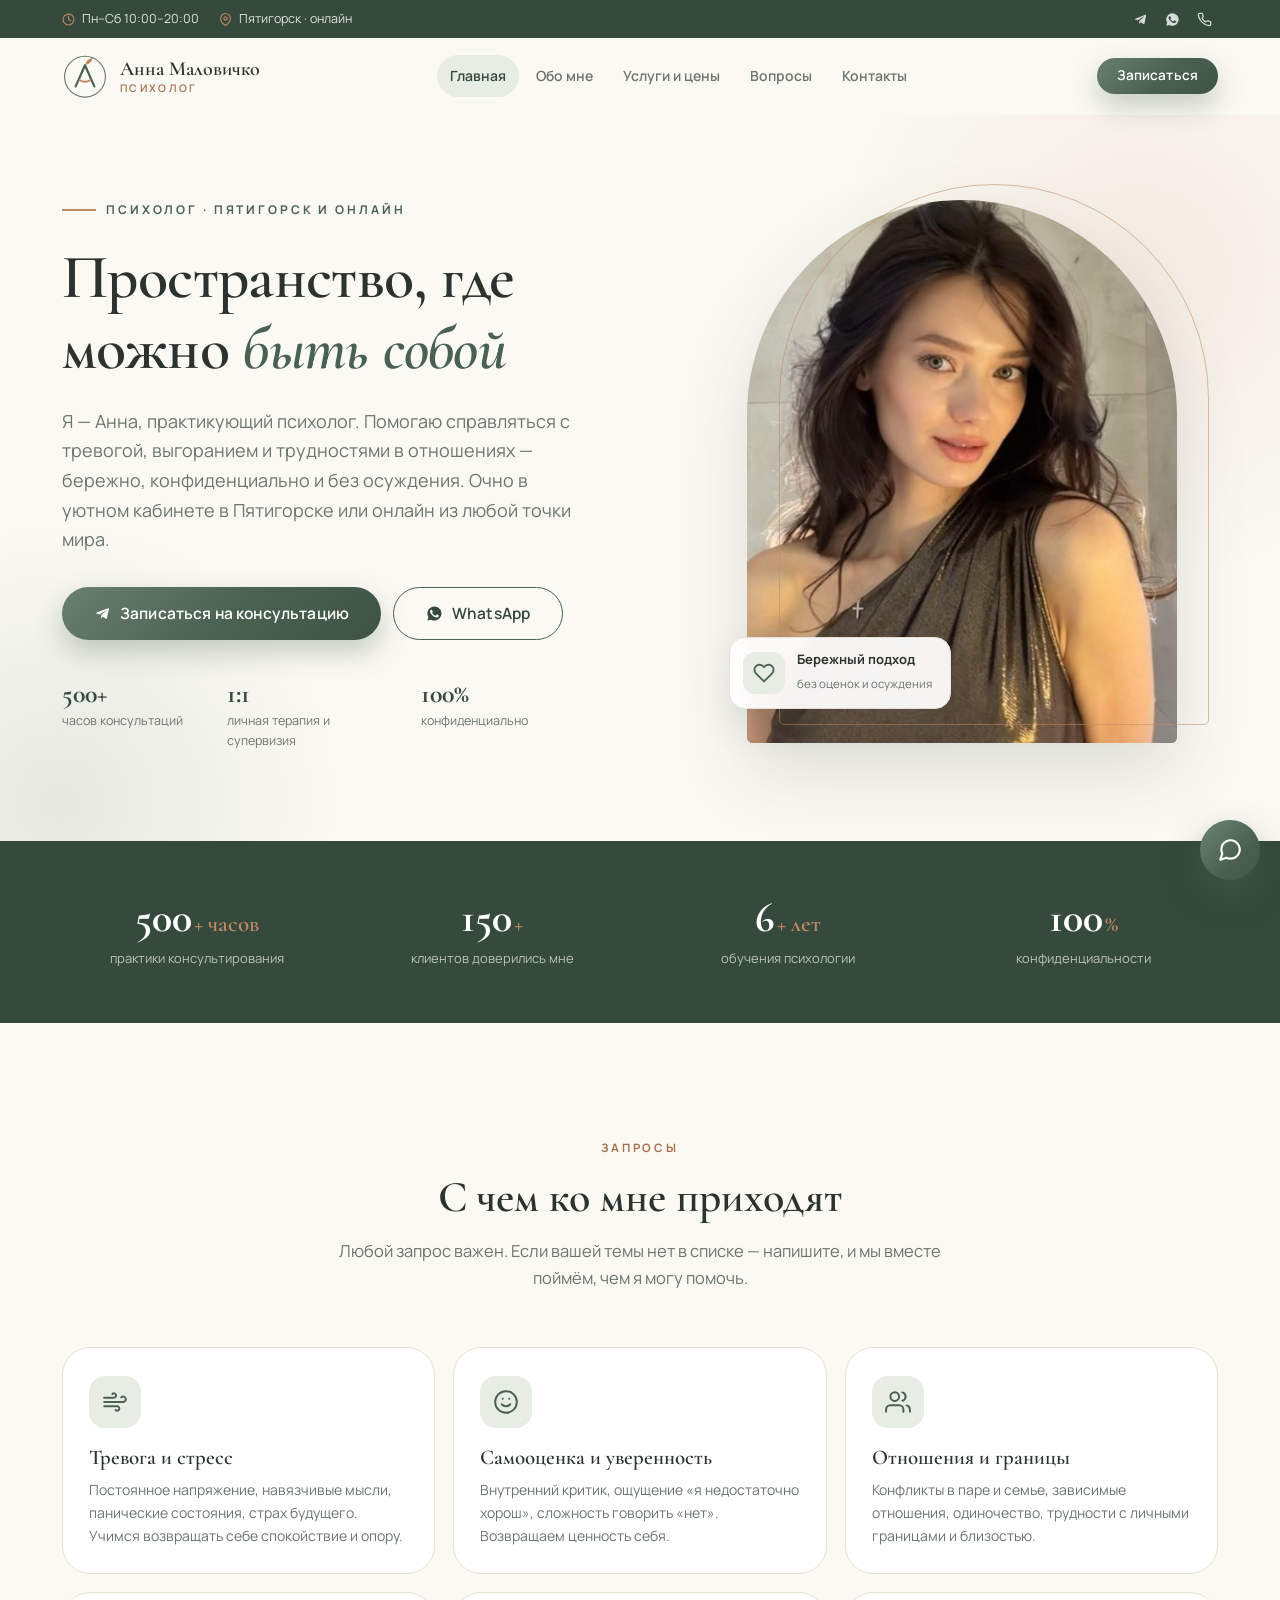
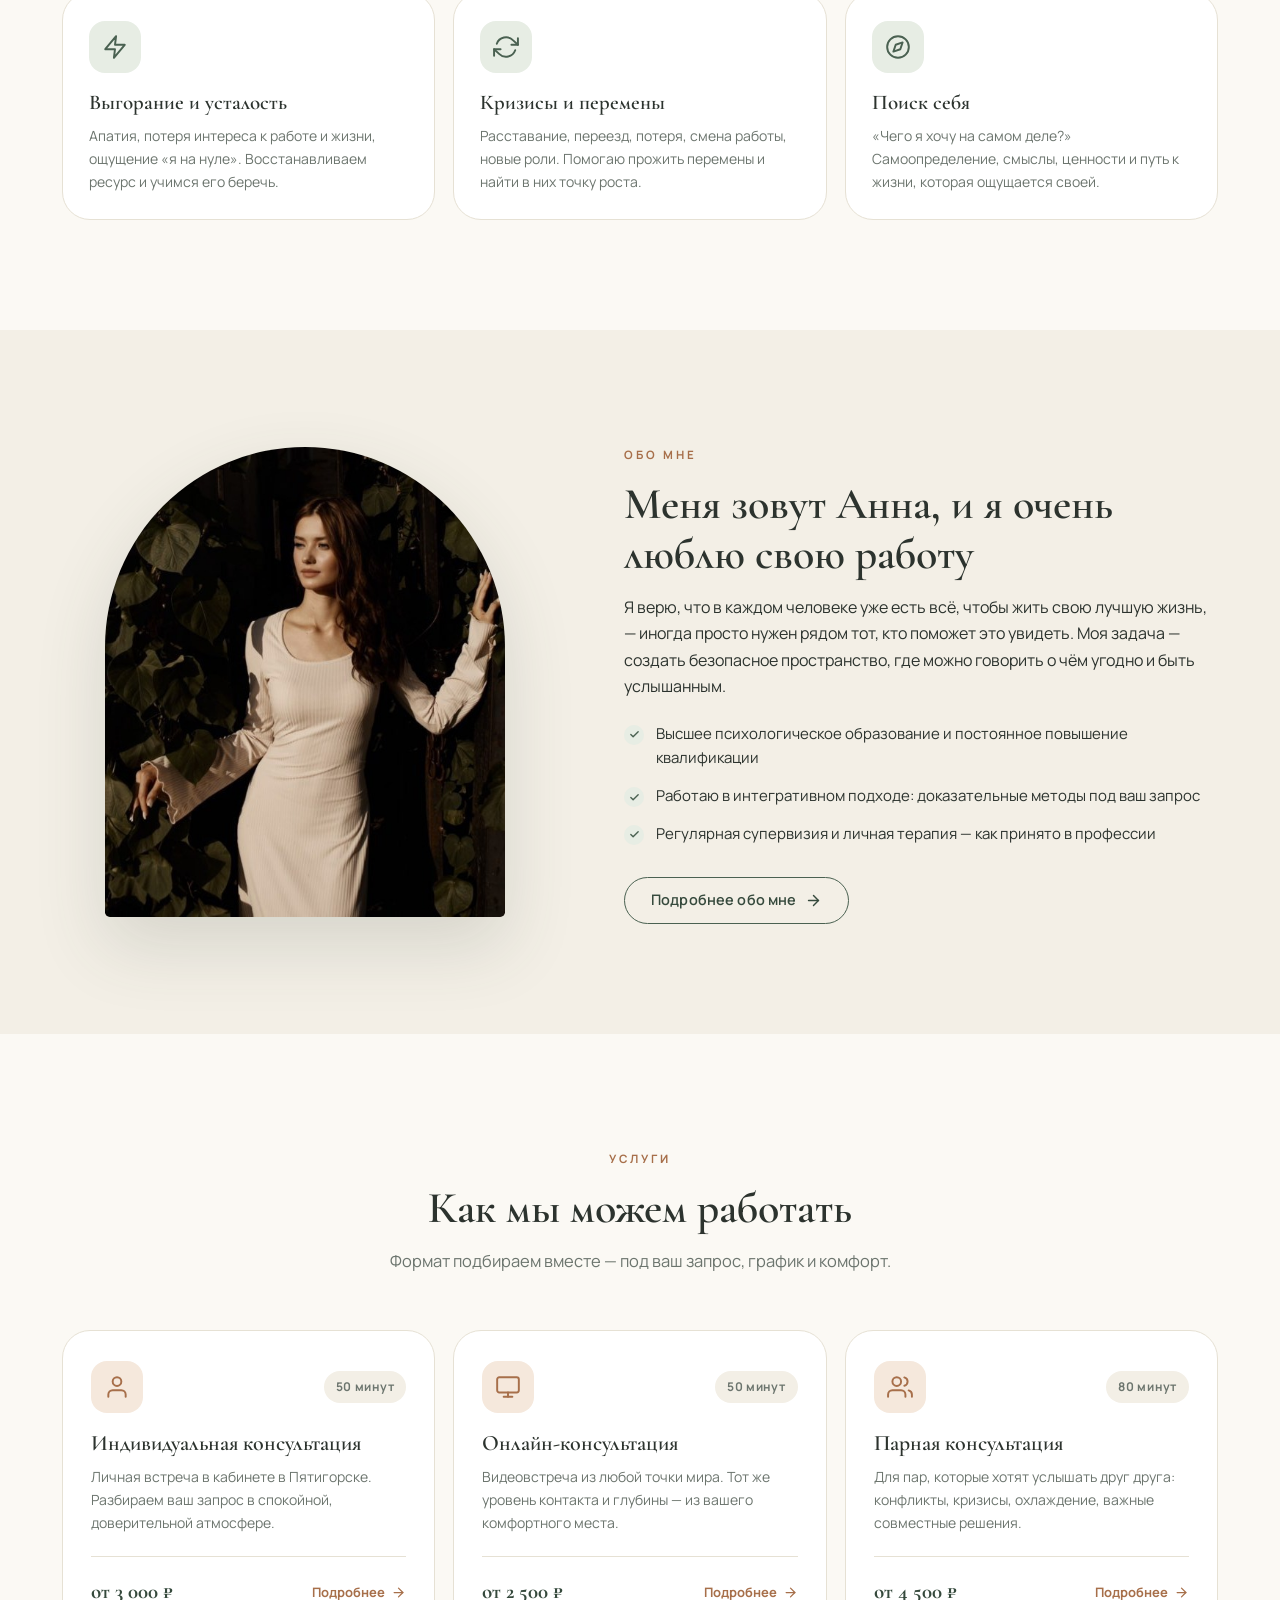
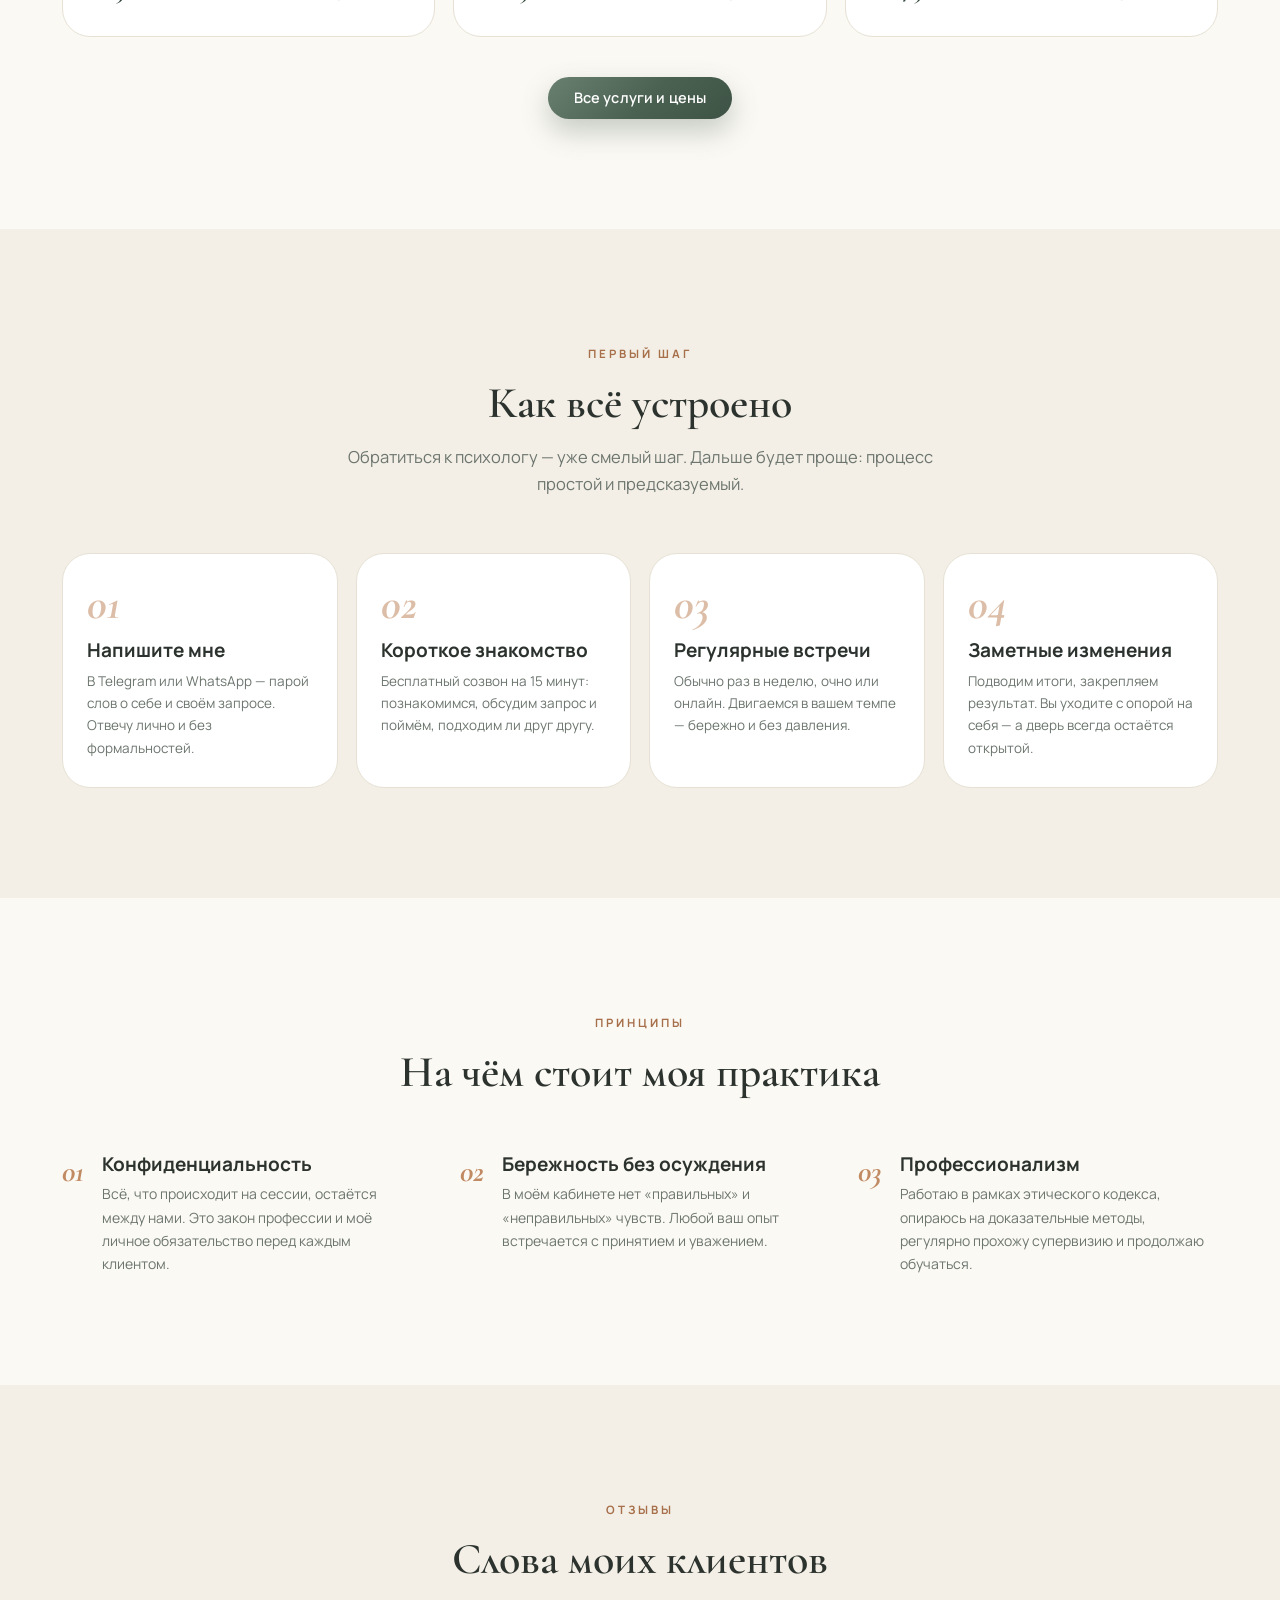
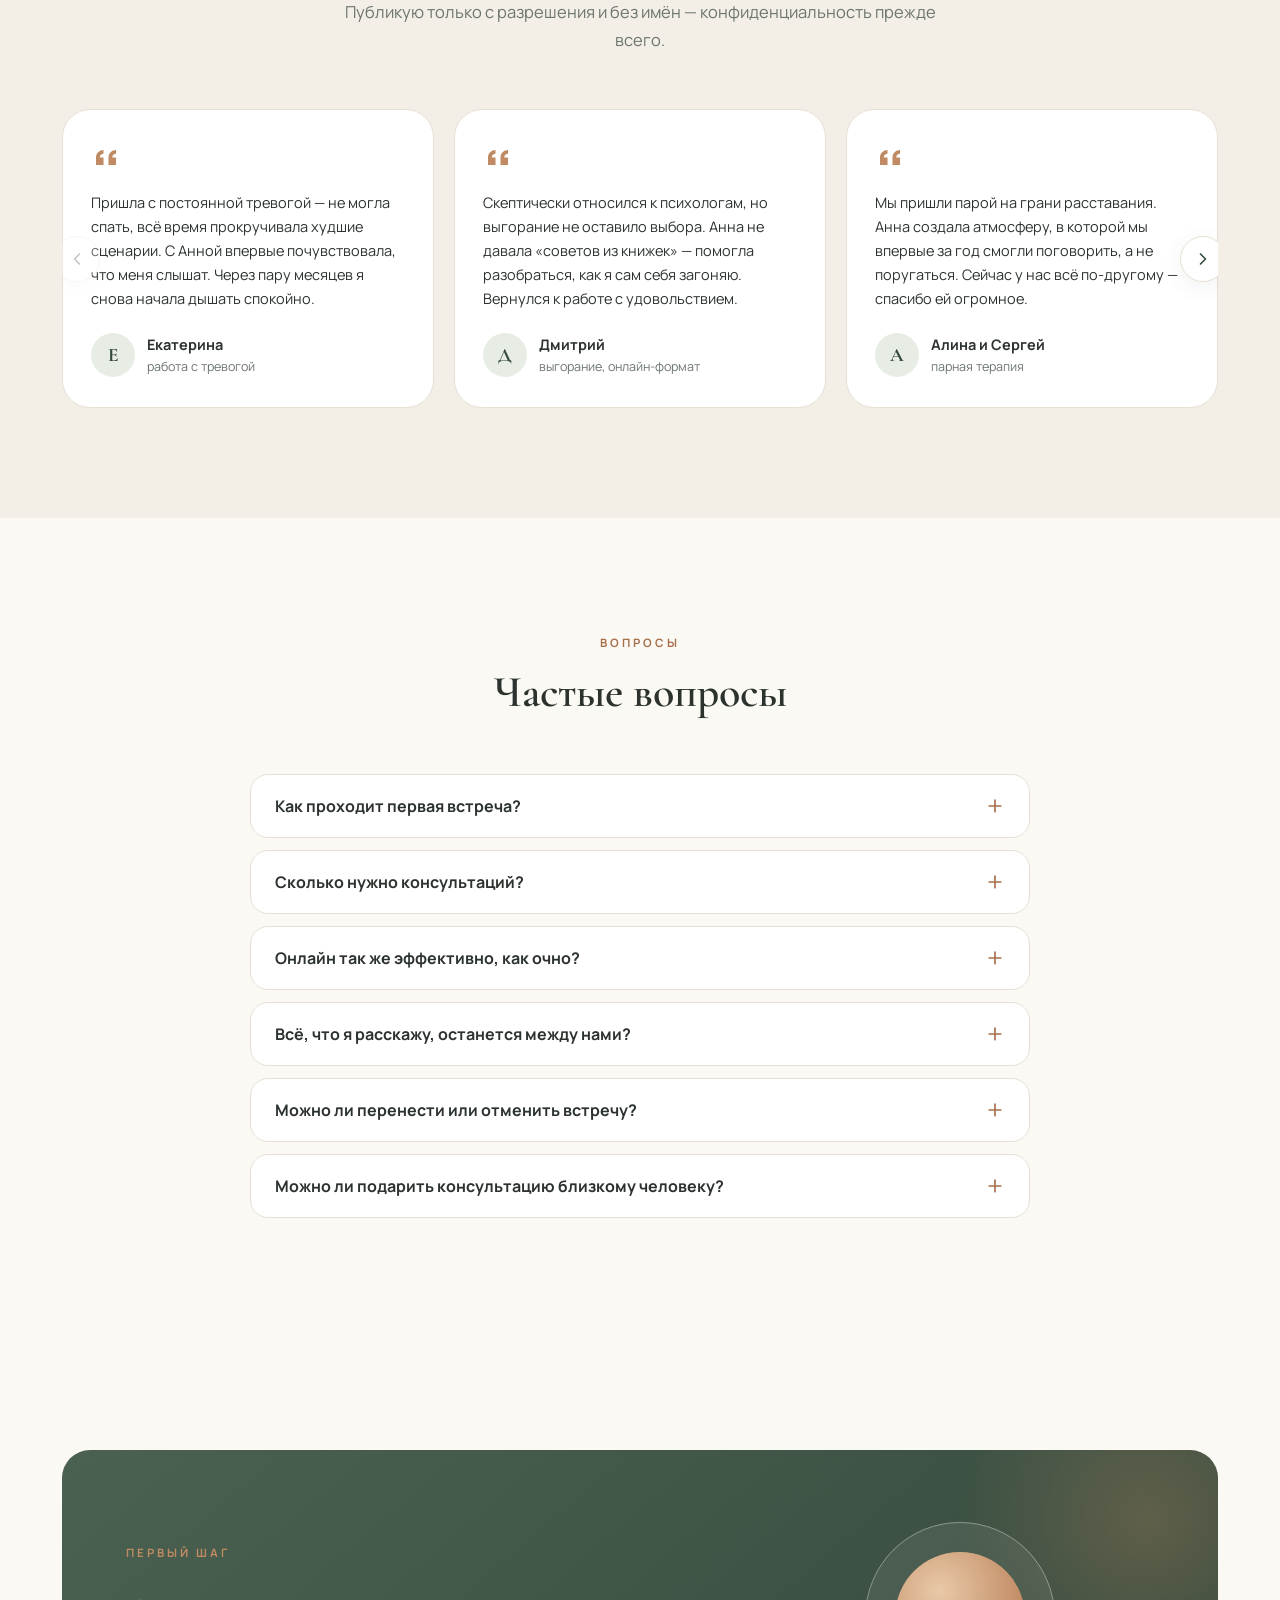
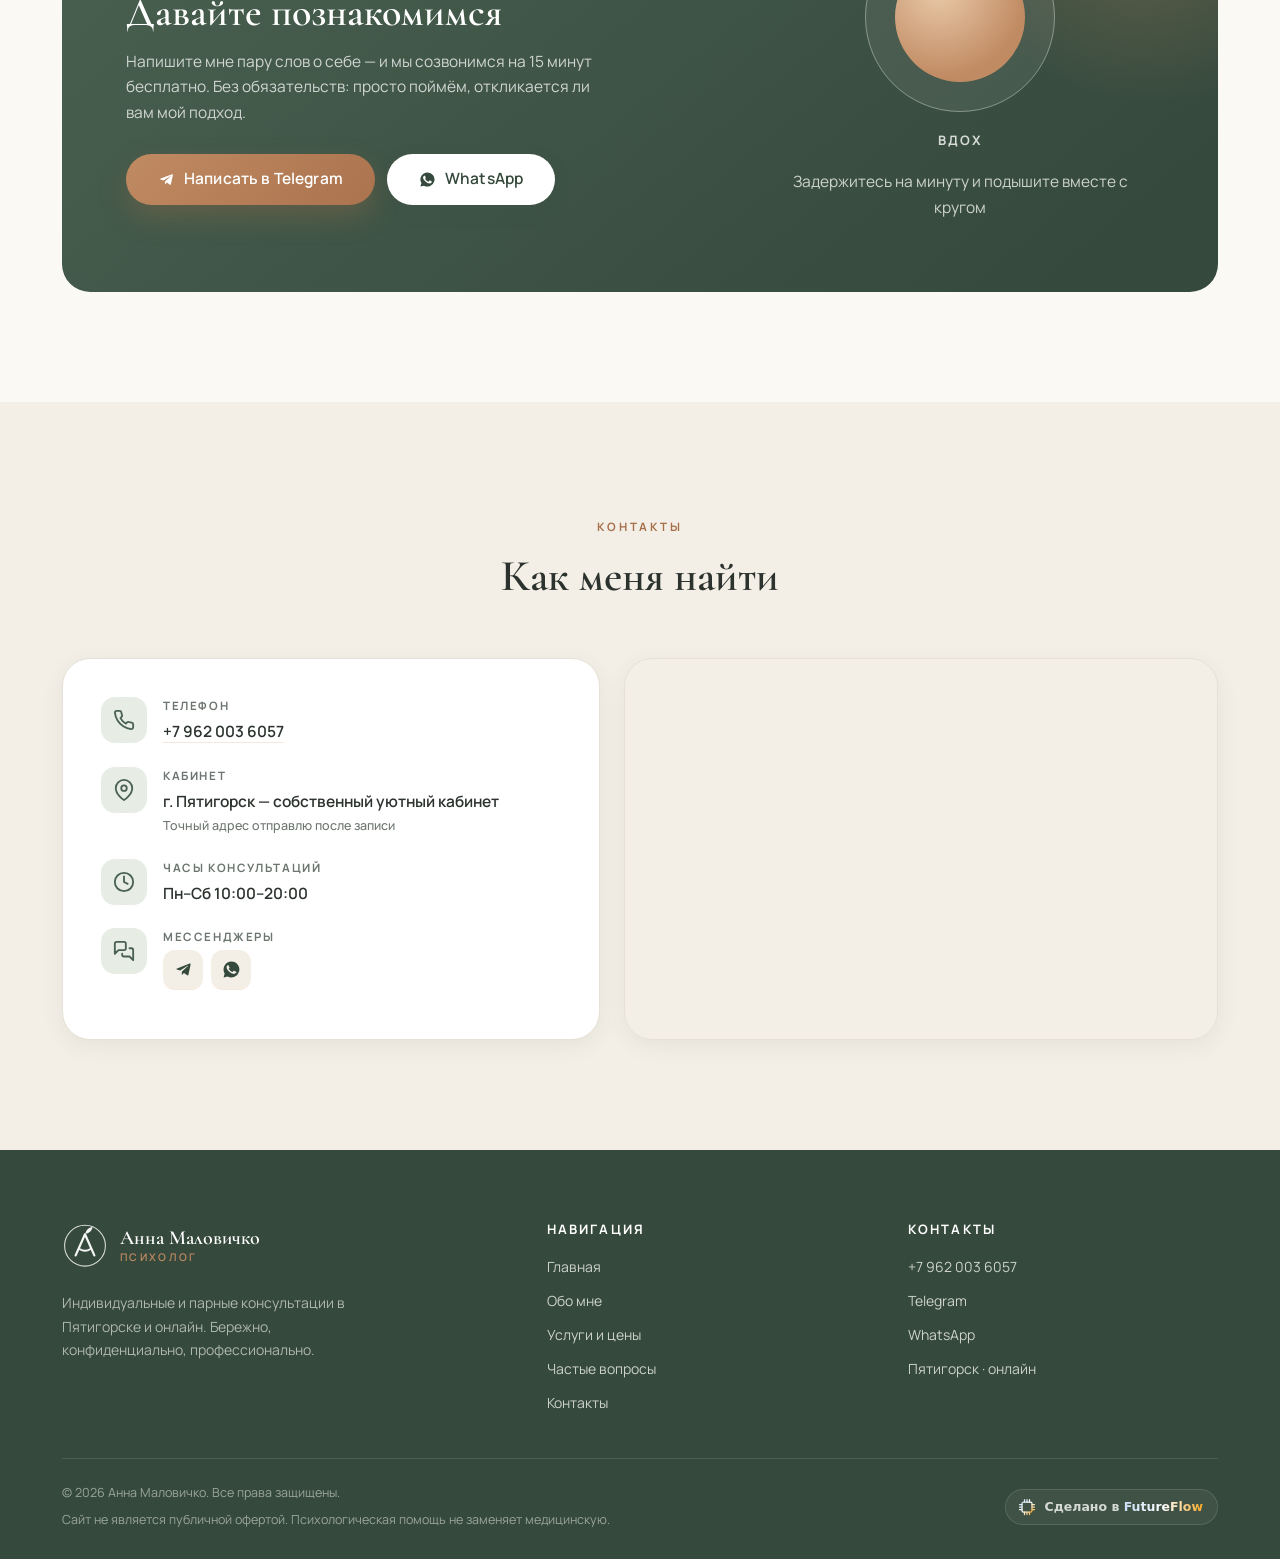
<file: index.html>
<!doctype html>
<html lang="ru">
<head>
  <meta charset="utf-8">
  <meta name="viewport" content="width=device-width, initial-scale=1, viewport-fit=cover">
  <meta name="theme-color" content="#35493C">
  <title>Анна Маловичко — психолог · Пятигорск и онлайн</title>
  <meta name="description" content="Психолог Анна Маловичко. Индивидуальные и парные консультации в Пятигорске и онлайн: тревога, стресс, самооценка, отношения, выгорание. Бережно, конфиденциально, без осуждения.">

  <link rel="icon" href="assets/img/logo-mark.svg" type="image/svg+xml">
  <link rel="apple-touch-icon" href="assets/img/logo-mark.svg">

  <meta property="og:type" content="website">
  <meta property="og:site_name" content="Анна Маловичко — психолог">
  <meta property="og:title" content="Анна Маловичко — психолог · Пятигорск и онлайн">
  <meta property="og:description" content="Пространство, где можно быть собой. Индивидуальные и парные консультации — очно в Пятигорске и онлайн.">
  <meta property="og:image" content="assets/img/og-cover.png">
  <meta property="og:locale" content="ru_RU">
  <meta name="twitter:card" content="summary_large_image">

  <link rel="preconnect" href="https://fonts.googleapis.com">
  <link rel="preconnect" href="https://fonts.gstatic.com" crossorigin>
  <link href="https://fonts.googleapis.com/css2?family=Cormorant+Garamond:ital,wght@0,400;0,500;0,600;0,700;1,500;1,600&family=Manrope:wght@400;500;600;700&display=swap" rel="stylesheet">

  <link rel="stylesheet" href="assets/css/styles.css">

  <script type="application/ld+json">
  {
    "@context": "https://schema.org",
    "@type": "Psychologist",
    "name": "Анна Маловичко — психолог",
    "description": "Психолог Анна Маловичко. Индивидуальные и парные консультации в Пятигорске и онлайн.",
    "telephone": "+79620036057",
    "address": { "@type": "PostalAddress", "addressLocality": "Пятигорск", "addressCountry": "RU" },
    "areaServed": ["Пятигорск", "Онлайн"],
    "sameAs": ["https://t.me/AnnaMalovichko"]
  }
  </script>
</head>
<body>

<!-- Topbar -->
<div class="topbar">
  <div class="container topbar__row">
    <div class="topbar__info">
      <span class="topbar__item">
        <svg viewBox="0 0 24 24" fill="none" stroke="currentColor" stroke-width="2" stroke-linecap="round" stroke-linejoin="round"><circle cx="12" cy="12" r="10"/><polyline points="12 6 12 12 16 14"/></svg>
        <span data-cfg="hours">Пн–Сб 10:00–20:00</span>
      </span>
      <span class="topbar__item">
        <svg viewBox="0 0 24 24" fill="none" stroke="currentColor" stroke-width="2" stroke-linecap="round" stroke-linejoin="round"><path d="M21 10c0 7-9 13-9 13S3 17 3 10a9 9 0 0 1 18 0z"/><circle cx="12" cy="10" r="3"/></svg>
        <span data-cfg="addressShort">Пятигорск · онлайн</span>
      </span>
    </div>
    <div class="topbar__socials">
      <a data-href="telegram" aria-label="Telegram" target="_blank" rel="noopener">
        <svg viewBox="0 0 24 24" fill="currentColor"><path d="M9.78 18.65l.28-4.23 7.68-6.92c.34-.31-.07-.46-.52-.19L7.74 13.3 3.64 12c-.88-.25-.89-.86.2-1.3l15.97-6.16c.73-.33 1.43.18 1.15 1.3l-2.72 12.81c-.19.91-.74 1.13-1.5.71L12.6 16.3l-1.99 1.93c-.23.23-.42.42-.83.42z"/></svg>
      </a>
      <a data-href="whatsapp" aria-label="WhatsApp" target="_blank" rel="noopener">
        <svg viewBox="0 0 24 24" fill="currentColor"><path d="M12 2a10 10 0 0 0-8.6 15.1L2 22l5-1.3A10 10 0 1 0 12 2zm5.4 14.1c-.2.7-1.3 1.3-1.9 1.4-.5.1-1.1.1-1.8-.1-.4-.1-1-.3-1.7-.6-2.9-1.3-4.8-4.2-5-4.4-.1-.2-1.2-1.6-1.2-3s.7-2.1 1-2.4c.2-.3.5-.3.7-.3h.5c.2 0 .4 0 .6.5.2.6.8 2 .9 2.1.1.2.1.3 0 .5-.1.2-.1.3-.3.5l-.4.5c-.1.1-.3.3-.1.6.2.3.8 1.3 1.7 2.1 1.2 1.1 2.2 1.4 2.5 1.5.3.2.5.1.7-.1.2-.2.8-.9 1-1.2.2-.3.4-.3.7-.2.3.1 1.9.9 2.2 1.1.3.2.5.2.6.4.1.1.1.7-.1 1.4z"/></svg>
      </a>
      <a data-href="phone" aria-label="Позвонить">
        <svg viewBox="0 0 24 24" fill="none" stroke="currentColor" stroke-width="2" stroke-linecap="round" stroke-linejoin="round"><path d="M22 16.92v3a2 2 0 0 1-2.18 2 19.79 19.79 0 0 1-8.63-3.07 19.5 19.5 0 0 1-6-6 19.79 19.79 0 0 1-3.07-8.67A2 2 0 0 1 4.11 2h3a2 2 0 0 1 2 1.72c.13.96.36 1.9.7 2.81a2 2 0 0 1-.45 2.11L8.09 9.91a16 16 0 0 0 6 6l1.27-1.27a2 2 0 0 1 2.11-.45c.91.34 1.85.57 2.81.7A2 2 0 0 1 22 16.92z"/></svg>
      </a>
    </div>
  </div>
</div>

<!-- Header -->
<header class="header">
  <div class="container header__row">
    <a class="brand" href="index.html" aria-label="Анна Маловичко — главная">
      <img class="brand__logo" src="assets/img/logo-mark.svg" alt="Логотип — монограмма А" width="46" height="46">
      <span class="brand__text">
        <span class="brand__name" data-cfg="psychologist.name">Анна Маловичко</span>
        <span class="brand__title" data-cfg="psychologist.title">Психолог</span>
      </span>
    </a>
    <nav class="nav" aria-label="Основная навигация">
      <a class="nav__link" href="index.html">Главная</a>
      <a class="nav__link" href="about.html">Обо мне</a>
      <a class="nav__link" href="services.html">Услуги и цены</a>
      <a class="nav__link" href="index.html#faq">Вопросы</a>
      <a class="nav__link" href="contacts.html">Контакты</a>
    </nav>
    <div class="header__cta">
      <a class="btn btn--primary btn--sm" data-href="telegram" target="_blank" rel="noopener">Записаться</a>
      <button class="burger" aria-label="Открыть меню" aria-expanded="false">
        <svg viewBox="0 0 24 24" fill="none" stroke="currentColor" stroke-width="2" stroke-linecap="round" stroke-linejoin="round"><line x1="3" y1="6" x2="21" y2="6"/><line x1="3" y1="12" x2="21" y2="12"/><line x1="3" y1="18" x2="21" y2="18"/></svg>
      </button>
    </div>
  </div>
</header>

<!-- Mobile menu -->
<aside class="mobile-menu" aria-label="Мобильное меню">
  <button class="mobile-menu__close" aria-label="Закрыть меню">
    <svg viewBox="0 0 24 24" fill="none" stroke="currentColor" stroke-width="2" stroke-linecap="round" stroke-linejoin="round"><line x1="18" y1="6" x2="6" y2="18"/><line x1="6" y1="6" x2="18" y2="18"/></svg>
  </button>
  <a class="mobile-menu__link" href="index.html">Главная <svg viewBox="0 0 24 24" fill="none" stroke="currentColor" stroke-width="2" stroke-linecap="round" stroke-linejoin="round"><polyline points="9 18 15 12 9 6"/></svg></a>
  <a class="mobile-menu__link" href="about.html">Обо мне <svg viewBox="0 0 24 24" fill="none" stroke="currentColor" stroke-width="2" stroke-linecap="round" stroke-linejoin="round"><polyline points="9 18 15 12 9 6"/></svg></a>
  <a class="mobile-menu__link" href="services.html">Услуги и цены <svg viewBox="0 0 24 24" fill="none" stroke="currentColor" stroke-width="2" stroke-linecap="round" stroke-linejoin="round"><polyline points="9 18 15 12 9 6"/></svg></a>
  <a class="mobile-menu__link" href="index.html#faq">Вопросы <svg viewBox="0 0 24 24" fill="none" stroke="currentColor" stroke-width="2" stroke-linecap="round" stroke-linejoin="round"><polyline points="9 18 15 12 9 6"/></svg></a>
  <a class="mobile-menu__link" href="contacts.html">Контакты <svg viewBox="0 0 24 24" fill="none" stroke="currentColor" stroke-width="2" stroke-linecap="round" stroke-linejoin="round"><polyline points="9 18 15 12 9 6"/></svg></a>
  <div class="mobile-menu__actions">
    <a class="btn btn--primary" data-href="telegram" target="_blank" rel="noopener">Написать в Telegram</a>
    <a class="btn btn--ghost" data-href="whatsapp" target="_blank" rel="noopener">Написать в WhatsApp</a>
  </div>
</aside>

<!-- HERO -->
<section class="hero">
  <div class="container hero__grid">
    <div class="hero__content reveal">
      <span class="hero__eyebrow">Психолог · Пятигорск и онлайн</span>
      <h1 class="hero__title">Пространство, где можно <em>быть собой</em></h1>
      <p class="hero__lead">Я — Анна, практикующий психолог. Помогаю справляться с тревогой, выгоранием и трудностями в отношениях — бережно, конфиденциально и без осуждения. Очно в уютном кабинете в Пятигорске или онлайн из любой точки мира.</p>
      <div class="hero__actions">
        <a class="btn btn--primary btn--lg" data-href="telegram" target="_blank" rel="noopener">
          <svg class="btn__icon" viewBox="0 0 24 24" fill="currentColor"><path d="M9.78 18.65l.28-4.23 7.68-6.92c.34-.31-.07-.46-.52-.19L7.74 13.3 3.64 12c-.88-.25-.89-.86.2-1.3l15.97-6.16c.73-.33 1.43.18 1.15 1.3l-2.72 12.81c-.19.91-.74 1.13-1.5.71L12.6 16.3l-1.99 1.93c-.23.23-.42.42-.83.42z"/></svg>
          Записаться на консультацию
        </a>
        <a class="btn btn--ghost btn--lg" data-href="whatsapp" target="_blank" rel="noopener">
          <svg class="btn__icon" viewBox="0 0 24 24" fill="currentColor"><path d="M12 2a10 10 0 0 0-8.6 15.1L2 22l5-1.3A10 10 0 1 0 12 2zm5.4 14.1c-.2.7-1.3 1.3-1.9 1.4-.5.1-1.1.1-1.8-.1-.4-.1-1-.3-1.7-.6-2.9-1.3-4.8-4.2-5-4.4-.1-.2-1.2-1.6-1.2-3s.7-2.1 1-2.4c.2-.3.5-.3.7-.3h.5c.2 0 .4 0 .6.5.2.6.8 2 .9 2.1.1.2.1.3 0 .5-.1.2-.1.3-.3.5l-.4.5c-.1.1-.3.3-.1.6.2.3.8 1.3 1.7 2.1 1.2 1.1 2.2 1.4 2.5 1.5.3.2.5.1.7-.1.2-.2.8-.9 1-1.2.2-.3.4-.3.7-.2.3.1 1.9.9 2.2 1.1.3.2.5.2.6.4.1.1.1.7-.1 1.4z"/></svg>
          WhatsApp
        </a>
      </div>
      <div class="hero__props">
        <div class="hero__prop"><strong>500+</strong><span>часов консультаций</span></div>
        <div class="hero__prop"><strong>1:1</strong><span>личная терапия и супервизия</span></div>
        <div class="hero__prop"><strong>100%</strong><span>конфиденциально</span></div>
      </div>
    </div>
    <div class="hero__photo reveal reveal--delay-2">
      <img src="assets/img/anna/hero.jpg" onerror="this.onerror=null;this.src='assets/img/anna/hero.svg'" alt="Психолог Анна Маловичко" loading="eager" fetchpriority="high" decoding="async">
      <div class="hero__badge">
        <span class="hero__badge-icon">
          <svg viewBox="0 0 24 24" fill="none" stroke="currentColor" stroke-width="2" stroke-linecap="round" stroke-linejoin="round"><path d="M20.84 4.61a5.5 5.5 0 0 0-7.78 0L12 5.67l-1.06-1.06a5.5 5.5 0 0 0-7.78 7.78l1.06 1.06L12 21.23l7.78-7.78 1.06-1.06a5.5 5.5 0 0 0 0-7.78z"/></svg>
        </span>
        <span class="hero__badge-text">
          <strong>Бережный подход</strong>
          <span>без оценок и осуждения</span>
        </span>
      </div>
    </div>
  </div>
</section>

<!-- Trust strip -->
<section class="trust">
  <div class="container trust__grid">
    <div class="trust__item reveal">
      <div class="trust__num"><span data-counter="500">0</span><small>+ часов</small></div>
      <div class="trust__label">практики консультирования</div>
    </div>
    <div class="trust__item reveal reveal--delay-1">
      <div class="trust__num"><span data-counter="150">0</span><small>+</small></div>
      <div class="trust__label">клиентов доверились мне</div>
    </div>
    <div class="trust__item reveal reveal--delay-2">
      <div class="trust__num"><span data-counter="6">0</span><small>+ лет</small></div>
      <div class="trust__label">обучения психологии</div>
    </div>
    <div class="trust__item reveal reveal--delay-3">
      <div class="trust__num"><span data-counter="100">0</span><small>%</small></div>
      <div class="trust__label">конфиденциальности</div>
    </div>
  </div>
</section>

<!-- С чем я работаю -->
<section class="section">
  <div class="container">
    <div class="section__head reveal">
      <span class="section__eyebrow">Запросы</span>
      <h2 class="section__title">С чем ко мне приходят</h2>
      <p class="section__lead">Любой запрос важен. Если вашей темы нет в списке — напишите, и мы вместе поймём, чем я могу помочь.</p>
    </div>
    <div class="topics">
      <div class="topic-card reveal">
        <span class="topic-card__icon">
          <svg viewBox="0 0 24 24" fill="none" stroke="currentColor" stroke-width="1.8" stroke-linecap="round" stroke-linejoin="round"><path d="M9.59 4.59A2 2 0 1 1 11 8H2m10.59 11.41A2 2 0 1 0 14 16H2m15.73-8.27A2.5 2.5 0 1 1 19.5 12H2"/></svg>
        </span>
        <h3 class="topic-card__title">Тревога и стресс</h3>
        <p class="topic-card__text">Постоянное напряжение, навязчивые мысли, панические состояния, страх будущего. Учимся возвращать себе спокойствие и опору.</p>
      </div>
      <div class="topic-card reveal reveal--delay-1">
        <span class="topic-card__icon">
          <svg viewBox="0 0 24 24" fill="none" stroke="currentColor" stroke-width="1.8" stroke-linecap="round" stroke-linejoin="round"><circle cx="12" cy="12" r="10"/><path d="M8 14s1.5 2 4 2 4-2 4-2"/><line x1="9" y1="9" x2="9.01" y2="9"/><line x1="15" y1="9" x2="15.01" y2="9"/></svg>
        </span>
        <h3 class="topic-card__title">Самооценка и уверенность</h3>
        <p class="topic-card__text">Внутренний критик, ощущение «я недостаточно хорош», сложность говорить «нет». Возвращаем ценность себя.</p>
      </div>
      <div class="topic-card reveal reveal--delay-2">
        <span class="topic-card__icon">
          <svg viewBox="0 0 24 24" fill="none" stroke="currentColor" stroke-width="1.8" stroke-linecap="round" stroke-linejoin="round"><path d="M17 21v-2a4 4 0 0 0-4-4H5a4 4 0 0 0-4 4v2"/><circle cx="9" cy="7" r="4"/><path d="M23 21v-2a4 4 0 0 0-3-3.87"/><path d="M16 3.13a4 4 0 0 1 0 7.75"/></svg>
        </span>
        <h3 class="topic-card__title">Отношения и границы</h3>
        <p class="topic-card__text">Конфликты в паре и семье, зависимые отношения, одиночество, трудности с личными границами и близостью.</p>
      </div>
      <div class="topic-card reveal">
        <span class="topic-card__icon">
          <svg viewBox="0 0 24 24" fill="none" stroke="currentColor" stroke-width="1.8" stroke-linecap="round" stroke-linejoin="round"><path d="M13 2 3 14h9l-1 8 10-12h-9l1-8z"/></svg>
        </span>
        <h3 class="topic-card__title">Выгорание и усталость</h3>
        <p class="topic-card__text">Апатия, потеря интереса к работе и жизни, ощущение «я на нуле». Восстанавливаем ресурс и учимся его беречь.</p>
      </div>
      <div class="topic-card reveal reveal--delay-1">
        <span class="topic-card__icon">
          <svg viewBox="0 0 24 24" fill="none" stroke="currentColor" stroke-width="1.8" stroke-linecap="round" stroke-linejoin="round"><polyline points="23 4 23 10 17 10"/><polyline points="1 20 1 14 7 14"/><path d="M3.51 9a9 9 0 0 1 14.85-3.36L23 10M1 14l4.64 4.36A9 9 0 0 0 20.49 15"/></svg>
        </span>
        <h3 class="topic-card__title">Кризисы и перемены</h3>
        <p class="topic-card__text">Расставание, переезд, потеря, смена работы, новые роли. Помогаю прожить перемены и найти в них точку роста.</p>
      </div>
      <div class="topic-card reveal reveal--delay-2">
        <span class="topic-card__icon">
          <svg viewBox="0 0 24 24" fill="none" stroke="currentColor" stroke-width="1.8" stroke-linecap="round" stroke-linejoin="round"><circle cx="12" cy="12" r="10"/><polygon points="16.24 7.76 14.12 14.12 7.76 16.24 9.88 9.88 16.24 7.76"/></svg>
        </span>
        <h3 class="topic-card__title">Поиск себя</h3>
        <p class="topic-card__text">«Чего я хочу на самом деле?» Самоопределение, смыслы, ценности и путь к жизни, которая ощущается своей.</p>
      </div>
    </div>
  </div>
</section>

<!-- About preview -->
<section class="section section--soft">
  <div class="container">
    <div class="about-preview__grid">
      <div class="about-preview__photo reveal">
        <img src="assets/img/anna/about.jpg" onerror="this.onerror=null;this.src='assets/img/anna/about.svg'" alt="Психолог Анна Маловичко" loading="lazy">
      </div>
      <div class="about-preview__content reveal reveal--delay-1">
        <span class="section__eyebrow">Обо мне</span>
        <h2 class="section__title mt-0">Меня зовут Анна, и я очень люблю свою работу</h2>
        <p>Я верю, что в каждом человеке уже есть всё, чтобы жить свою лучшую жизнь, — иногда просто нужен рядом тот, кто поможет это увидеть. Моя задача — создать безопасное пространство, где можно говорить о чём угодно и быть услышанным.</p>
        <ul class="about-preview__list">
          <li>Высшее психологическое образование и постоянное повышение квалификации</li>
          <li>Работаю в интегративном подходе: доказательные методы под ваш запрос</li>
          <li>Регулярная супервизия и личная терапия — как принято в профессии</li>
        </ul>
        <a class="btn btn--ghost" href="about.html">
          Подробнее обо мне
          <svg class="btn__icon" viewBox="0 0 24 24" fill="none" stroke="currentColor" stroke-width="2" stroke-linecap="round" stroke-linejoin="round"><line x1="5" y1="12" x2="19" y2="12"/><polyline points="12 5 19 12 12 19"/></svg>
        </a>
      </div>
    </div>
  </div>
</section>

<!-- Услуги (превью) -->
<section class="section">
  <div class="container">
    <div class="section__head reveal">
      <span class="section__eyebrow">Услуги</span>
      <h2 class="section__title">Как мы можем работать</h2>
      <p class="section__lead">Формат подбираем вместе — под ваш запрос, график и комфорт.</p>
    </div>
    <div class="services">
      <a class="service-card reveal" href="services.html#individual">
        <div class="service-card__top">
          <span class="service-card__icon">
            <svg viewBox="0 0 24 24" fill="none" stroke="currentColor" stroke-width="1.8" stroke-linecap="round" stroke-linejoin="round"><path d="M20 21v-2a4 4 0 0 0-4-4H8a4 4 0 0 0-4 4v2"/><circle cx="12" cy="7" r="4"/></svg>
          </span>
          <span class="service-card__dur">50 минут</span>
        </div>
        <h3 class="service-card__title">Индивидуальная консультация</h3>
        <p class="service-card__text">Личная встреча в кабинете в Пятигорске. Разбираем ваш запрос в спокойной, доверительной атмосфере.</p>
        <div class="service-card__meta">
          <span class="service-card__price">от <span data-cfg="prices.individual">3 000</span> ₽</span>
          <span class="service-card__more">Подробнее <svg viewBox="0 0 24 24" fill="none" stroke="currentColor" stroke-width="2" stroke-linecap="round" stroke-linejoin="round"><line x1="5" y1="12" x2="19" y2="12"/><polyline points="12 5 19 12 12 19"/></svg></span>
        </div>
      </a>
      <a class="service-card reveal reveal--delay-1" href="services.html#online">
        <div class="service-card__top">
          <span class="service-card__icon">
            <svg viewBox="0 0 24 24" fill="none" stroke="currentColor" stroke-width="1.8" stroke-linecap="round" stroke-linejoin="round"><rect x="2" y="3" width="20" height="14" rx="2"/><line x1="8" y1="21" x2="16" y2="21"/><line x1="12" y1="17" x2="12" y2="21"/></svg>
          </span>
          <span class="service-card__dur">50 минут</span>
        </div>
        <h3 class="service-card__title">Онлайн-консультация</h3>
        <p class="service-card__text">Видеовстреча из любой точки мира. Тот же уровень контакта и глубины — из вашего комфортного места.</p>
        <div class="service-card__meta">
          <span class="service-card__price">от <span data-cfg="prices.online">2 500</span> ₽</span>
          <span class="service-card__more">Подробнее <svg viewBox="0 0 24 24" fill="none" stroke="currentColor" stroke-width="2" stroke-linecap="round" stroke-linejoin="round"><line x1="5" y1="12" x2="19" y2="12"/><polyline points="12 5 19 12 12 19"/></svg></span>
        </div>
      </a>
      <a class="service-card reveal reveal--delay-2" href="services.html#couple">
        <div class="service-card__top">
          <span class="service-card__icon">
            <svg viewBox="0 0 24 24" fill="none" stroke="currentColor" stroke-width="1.8" stroke-linecap="round" stroke-linejoin="round"><path d="M17 21v-2a4 4 0 0 0-4-4H5a4 4 0 0 0-4 4v2"/><circle cx="9" cy="7" r="4"/><path d="M23 21v-2a4 4 0 0 0-3-3.87"/><path d="M16 3.13a4 4 0 0 1 0 7.75"/></svg>
          </span>
          <span class="service-card__dur">80 минут</span>
        </div>
        <h3 class="service-card__title">Парная консультация</h3>
        <p class="service-card__text">Для пар, которые хотят услышать друг друга: конфликты, кризисы, охлаждение, важные совместные решения.</p>
        <div class="service-card__meta">
          <span class="service-card__price">от <span data-cfg="prices.couple">4 500</span> ₽</span>
          <span class="service-card__more">Подробнее <svg viewBox="0 0 24 24" fill="none" stroke="currentColor" stroke-width="2" stroke-linecap="round" stroke-linejoin="round"><line x1="5" y1="12" x2="19" y2="12"/><polyline points="12 5 19 12 12 19"/></svg></span>
        </div>
      </a>
    </div>
    <p class="text-center" style="margin-top: 40px;">
      <a class="btn btn--primary" href="services.html">Все услуги и цены</a>
    </p>
  </div>
</section>

<!-- Как проходит работа -->
<section class="section section--soft">
  <div class="container">
    <div class="section__head reveal">
      <span class="section__eyebrow">Первый шаг</span>
      <h2 class="section__title">Как всё устроено</h2>
      <p class="section__lead">Обратиться к психологу — уже смелый шаг. Дальше будет проще: процесс простой и предсказуемый.</p>
    </div>
    <div class="steps">
      <div class="step reveal">
        <div class="step__num">01</div>
        <h3 class="step__title">Напишите мне</h3>
        <p class="step__text">В Telegram или WhatsApp — парой слов о себе и своём запросе. Отвечу лично и без формальностей.</p>
      </div>
      <div class="step reveal reveal--delay-1">
        <div class="step__num">02</div>
        <h3 class="step__title">Короткое знакомство</h3>
        <p class="step__text">Бесплатный созвон на 15 минут: познакомимся, обсудим запрос и поймём, подходим ли друг другу.</p>
      </div>
      <div class="step reveal reveal--delay-2">
        <div class="step__num">03</div>
        <h3 class="step__title">Регулярные встречи</h3>
        <p class="step__text">Обычно раз в неделю, очно или онлайн. Двигаемся в вашем темпе — бережно и без давления.</p>
      </div>
      <div class="step reveal reveal--delay-3">
        <div class="step__num">04</div>
        <h3 class="step__title">Заметные изменения</h3>
        <p class="step__text">Подводим итоги, закрепляем результат. Вы уходите с опорой на себя — а дверь всегда остаётся открытой.</p>
      </div>
    </div>
  </div>
</section>

<!-- Принципы -->
<section class="section">
  <div class="container">
    <div class="section__head reveal">
      <span class="section__eyebrow">Принципы</span>
      <h2 class="section__title">На чём стоит моя практика</h2>
    </div>
    <div class="why">
      <div class="why-item reveal">
        <div class="why-item__num">01</div>
        <div>
          <h3 class="why-item__title">Конфиденциальность</h3>
          <p class="why-item__text">Всё, что происходит на сессии, остаётся между нами. Это закон профессии и моё личное обязательство перед каждым клиентом.</p>
        </div>
      </div>
      <div class="why-item reveal reveal--delay-1">
        <div class="why-item__num">02</div>
        <div>
          <h3 class="why-item__title">Бережность без осуждения</h3>
          <p class="why-item__text">В моём кабинете нет «правильных» и «неправильных» чувств. Любой ваш опыт встречается с принятием и уважением.</p>
        </div>
      </div>
      <div class="why-item reveal reveal--delay-2">
        <div class="why-item__num">03</div>
        <div>
          <h3 class="why-item__title">Профессионализм</h3>
          <p class="why-item__text">Работаю в рамках этического кодекса, опираюсь на доказательные методы, регулярно прохожу супервизию и продолжаю обучаться.</p>
        </div>
      </div>
    </div>
  </div>
</section>

<!-- Отзывы -->
<section class="section section--soft">
  <div class="container">
    <div class="section__head reveal">
      <span class="section__eyebrow">Отзывы</span>
      <h2 class="section__title">Слова моих клиентов</h2>
      <p class="section__lead">Публикую только с разрешения и без имён — конфиденциальность прежде всего.</p>
    </div>
    <div class="reviews-wrap">
      <button class="reviews-arrow reviews-arrow--prev" type="button" aria-label="Предыдущий отзыв">
        <svg viewBox="0 0 24 24" fill="none" stroke="currentColor" stroke-width="2" stroke-linecap="round" stroke-linejoin="round"><polyline points="15 18 9 12 15 6"/></svg>
      </button>
      <button class="reviews-arrow reviews-arrow--next" type="button" aria-label="Следующий отзыв">
        <svg viewBox="0 0 24 24" fill="none" stroke="currentColor" stroke-width="2" stroke-linecap="round" stroke-linejoin="round"><polyline points="9 18 15 12 9 6"/></svg>
      </button>
      <div class="reviews">
        <article class="review reveal">
          <div class="review__quote"><svg viewBox="0 0 24 24" fill="currentColor"><path d="M10 8c-3.3 0-6 2.7-6 6v6h6v-6H7c0-1.7 1.3-3 3-3V8zm10 0c-3.3 0-6 2.7-6 6v6h6v-6h-3c0-1.7 1.3-3 3-3V8z"/></svg></div>
          <p class="review__text">Пришла с постоянной тревогой — не могла спать, всё время прокручивала худшие сценарии. С Анной впервые почувствовала, что меня слышат. Через пару месяцев я снова начала дышать спокойно.</p>
          <div class="review__author">
            <span class="review__avatar">Е</span>
            <div>
              <div class="review__name">Екатерина</div>
              <div class="review__meta">работа с тревогой</div>
            </div>
          </div>
        </article>
        <article class="review reveal reveal--delay-1">
          <div class="review__quote"><svg viewBox="0 0 24 24" fill="currentColor"><path d="M10 8c-3.3 0-6 2.7-6 6v6h6v-6H7c0-1.7 1.3-3 3-3V8zm10 0c-3.3 0-6 2.7-6 6v6h6v-6h-3c0-1.7 1.3-3 3-3V8z"/></svg></div>
          <p class="review__text">Скептически относился к психологам, но выгорание не оставило выбора. Анна не давала «советов из книжек» — помогла разобраться, как я сам себя загоняю. Вернулся к работе с удовольствием.</p>
          <div class="review__author">
            <span class="review__avatar">Д</span>
            <div>
              <div class="review__name">Дмитрий</div>
              <div class="review__meta">выгорание, онлайн-формат</div>
            </div>
          </div>
        </article>
        <article class="review reveal reveal--delay-2">
          <div class="review__quote"><svg viewBox="0 0 24 24" fill="currentColor"><path d="M10 8c-3.3 0-6 2.7-6 6v6h6v-6H7c0-1.7 1.3-3 3-3V8zm10 0c-3.3 0-6 2.7-6 6v6h6v-6h-3c0-1.7 1.3-3 3-3V8z"/></svg></div>
          <p class="review__text">Мы пришли парой на грани расставания. Анна создала атмосферу, в которой мы впервые за год смогли поговорить, а не поругаться. Сейчас у нас всё по-другому — спасибо ей огромное.</p>
          <div class="review__author">
            <span class="review__avatar">А</span>
            <div>
              <div class="review__name">Алина и Сергей</div>
              <div class="review__meta">парная терапия</div>
            </div>
          </div>
        </article>
        <article class="review">
          <div class="review__quote"><svg viewBox="0 0 24 24" fill="currentColor"><path d="M10 8c-3.3 0-6 2.7-6 6v6h6v-6H7c0-1.7 1.3-3 3-3V8zm10 0c-3.3 0-6 2.7-6 6v6h6v-6h-3c0-1.7 1.3-3 3-3V8z"/></svg></div>
          <p class="review__text">После переезда в другой город чувствовала себя потерянной. Онлайн-сессии с Анной стали моей опорой: тепло, бережно и при этом очень по делу. Рекомендую всем, кто сомневается.</p>
          <div class="review__author">
            <span class="review__avatar">М</span>
            <div>
              <div class="review__name">Мария</div>
              <div class="review__meta">кризис перемен</div>
            </div>
          </div>
        </article>
        <article class="review">
          <div class="review__quote"><svg viewBox="0 0 24 24" fill="currentColor"><path d="M10 8c-3.3 0-6 2.7-6 6v6h6v-6H7c0-1.7 1.3-3 3-3V8zm10 0c-3.3 0-6 2.7-6 6v6h6v-6h-3c0-1.7 1.3-3 3-3V8z"/></svg></div>
          <p class="review__text">Всю жизнь считала себя «недостаточно хорошей». С Анной мы разобрали, откуда это, и я впервые попробовала относиться к себе по-доброму. Это меняет всё — от работы до отношений.</p>
          <div class="review__author">
            <span class="review__avatar">О</span>
            <div>
              <div class="review__name">Ольга</div>
              <div class="review__meta">самооценка</div>
            </div>
          </div>
        </article>
      </div>
    </div>
  </div>
</section>

<!-- FAQ -->
<section class="section" id="faq">
  <div class="container">
    <div class="section__head reveal">
      <span class="section__eyebrow">Вопросы</span>
      <h2 class="section__title">Частые вопросы</h2>
    </div>
    <div class="faq reveal">
      <div class="faq-item">
        <button class="faq-item__head" aria-expanded="false">
          Как проходит первая встреча?
          <svg viewBox="0 0 24 24" fill="none" stroke="currentColor" stroke-width="2" stroke-linecap="round"><line x1="12" y1="5" x2="12" y2="19"/><line x1="5" y1="12" x2="19" y2="12"/></svg>
        </button>
        <div class="faq-item__body"><div class="faq-item__body-inner">Первая встреча — это знакомство. Вы рассказываете о том, что вас привело, в комфортном для вас темпе; я задаю вопросы, чтобы лучше понять ситуацию. В конце мы вместе определяем цель работы и договариваемся о формате. Ничего «делать» или готовиться заранее не нужно.</div></div>
      </div>
      <div class="faq-item">
        <button class="faq-item__head" aria-expanded="false">
          Сколько нужно консультаций?
          <svg viewBox="0 0 24 24" fill="none" stroke="currentColor" stroke-width="2" stroke-linecap="round"><line x1="12" y1="5" x2="12" y2="19"/><line x1="5" y1="12" x2="19" y2="12"/></svg>
        </button>
        <div class="faq-item__body"><div class="faq-item__body-inner">Зависит от запроса. Точечный вопрос иногда решается за 3–5 встреч, глубокая работа с самооценкой или отношениями занимает больше времени. После первой встречи я честно скажу, как вижу маршрут, — и мы будем сверяться по ходу работы.</div></div>
      </div>
      <div class="faq-item">
        <button class="faq-item__head" aria-expanded="false">
          Онлайн так же эффективно, как очно?
          <svg viewBox="0 0 24 24" fill="none" stroke="currentColor" stroke-width="2" stroke-linecap="round"><line x1="12" y1="5" x2="12" y2="19"/><line x1="5" y1="12" x2="19" y2="12"/></svg>
        </button>
        <div class="faq-item__body"><div class="faq-item__body-inner">Да. Исследования показывают, что онлайн-терапия по эффективности сопоставима с очной. Главное — стабильная связь и место, где вас никто не потревожит 50 минут. Многие мои клиенты работают со мной онлайн из других городов и стран.</div></div>
      </div>
      <div class="faq-item">
        <button class="faq-item__head" aria-expanded="false">
          Всё, что я расскажу, останется между нами?
          <svg viewBox="0 0 24 24" fill="none" stroke="currentColor" stroke-width="2" stroke-linecap="round"><line x1="12" y1="5" x2="12" y2="19"/><line x1="5" y1="12" x2="19" y2="12"/></svg>
        </button>
        <div class="faq-item__body"><div class="faq-item__body-inner">Да, полностью. Конфиденциальность — базовый принцип моей работы: я не обсуждаю клиентов, не подтверждаю сам факт работы с конкретным человеком и храню любые записи так, чтобы доступ к ним был только у меня.</div></div>
      </div>
      <div class="faq-item">
        <button class="faq-item__head" aria-expanded="false">
          Можно ли перенести или отменить встречу?
          <svg viewBox="0 0 24 24" fill="none" stroke="currentColor" stroke-width="2" stroke-linecap="round"><line x1="12" y1="5" x2="12" y2="19"/><line x1="5" y1="12" x2="19" y2="12"/></svg>
        </button>
        <div class="faq-item__body"><div class="faq-item__body-inner">Конечно — жизнь бывает разной. Прошу предупреждать о переносе не позднее чем за 24 часа: тогда встреча переносится без оплаты. При более поздней отмене сессия оплачивается — это честно по отношению к другим клиентам и времени работы.</div></div>
      </div>
      <div class="faq-item">
        <button class="faq-item__head" aria-expanded="false">
          Можно ли подарить консультацию близкому человеку?
          <svg viewBox="0 0 24 24" fill="none" stroke="currentColor" stroke-width="2" stroke-linecap="round"><line x1="12" y1="5" x2="12" y2="19"/><line x1="5" y1="12" x2="19" y2="12"/></svg>
        </button>
        <div class="faq-item__body"><div class="faq-item__body-inner">Да! У меня есть красивые подарочные сертификаты на любую сумму — с именным поздравлением и анимацией под повод. Забота о себе — один из самых тёплых подарков. Напишите мне в <a data-href="telegram" target="_blank" rel="noopener">Telegram</a>, и я всё оформлю.</div></div>
      </div>
    </div>
  </div>
</section>

<!-- CTA + дыхание -->
<section class="section">
  <div class="container">
    <div class="cta-banner reveal">
      <div>
        <span class="section__eyebrow section__eyebrow--light">Первый шаг</span>
        <h2>Давайте познакомимся</h2>
        <p>Напишите мне пару слов о себе — и мы созвонимся на 15 минут бесплатно. Без обязательств: просто поймём, откликается ли вам мой подход.</p>
        <div class="cta-banner__actions">
          <a class="btn btn--accent btn--lg" data-href="telegram" target="_blank" rel="noopener">
            <svg class="btn__icon" viewBox="0 0 24 24" fill="currentColor"><path d="M9.78 18.65l.28-4.23 7.68-6.92c.34-.31-.07-.46-.52-.19L7.74 13.3 3.64 12c-.88-.25-.89-.86.2-1.3l15.97-6.16c.73-.33 1.43.18 1.15 1.3l-2.72 12.81c-.19.91-.74 1.13-1.5.71L12.6 16.3l-1.99 1.93c-.23.23-.42.42-.83.42z"/></svg>
            Написать в Telegram
          </a>
          <a class="btn btn--light btn--lg" data-href="whatsapp" target="_blank" rel="noopener">
            <svg class="btn__icon" viewBox="0 0 24 24" fill="currentColor"><path d="M12 2a10 10 0 0 0-8.6 15.1L2 22l5-1.3A10 10 0 1 0 12 2zm5.4 14.1c-.2.7-1.3 1.3-1.9 1.4-.5.1-1.1.1-1.8-.1-.4-.1-1-.3-1.7-.6-2.9-1.3-4.8-4.2-5-4.4-.1-.2-1.2-1.6-1.2-3s.7-2.1 1-2.4c.2-.3.5-.3.7-.3h.5c.2 0 .4 0 .6.5.2.6.8 2 .9 2.1.1.2.1.3 0 .5-.1.2-.1.3-.3.5l-.4.5c-.1.1-.3.3-.1.6.2.3.8 1.3 1.7 2.1 1.2 1.1 2.2 1.4 2.5 1.5.3.2.5.1.7-.1.2-.2.8-.9 1-1.2.2-.3.4-.3.7-.2.3.1 1.9.9 2.2 1.1.3.2.5.2.6.4.1.1.1.7-.1 1.4z"/></svg>
            WhatsApp
          </a>
        </div>
      </div>
      <div class="breath" aria-hidden="true">
        <div class="breath__circle"><div class="breath__core"></div></div>
        <div class="breath__label">вдох</div>
        <p class="breath__hint">Задержитесь на минуту и подышите вместе с кругом</p>
      </div>
    </div>
  </div>
</section>

<!-- Контакты-блок -->
<section class="section section--soft">
  <div class="container">
    <div class="section__head reveal">
      <span class="section__eyebrow">Контакты</span>
      <h2 class="section__title">Как меня найти</h2>
    </div>
    <div class="contact-grid">
      <div class="contact-card reveal">
        <ul class="contact-list">
          <li>
            <span class="contact-list__icon"><svg viewBox="0 0 24 24" fill="none" stroke="currentColor" stroke-width="2" stroke-linecap="round" stroke-linejoin="round"><path d="M22 16.92v3a2 2 0 0 1-2.18 2 19.79 19.79 0 0 1-8.63-3.07 19.5 19.5 0 0 1-6-6 19.79 19.79 0 0 1-3.07-8.67A2 2 0 0 1 4.11 2h3a2 2 0 0 1 2 1.72 12.84 12.84 0 0 0 .7 2.81 2 2 0 0 1-.45 2.11L8.09 9.91a16 16 0 0 0 6 6l1.27-1.27a2 2 0 0 1 2.11-.45 12.84 12.84 0 0 0 2.81.7A2 2 0 0 1 22 16.92z"/></svg></span>
            <div>
              <div class="contact-list__label">Телефон</div>
              <div class="contact-list__value"><a data-href="phone"><span data-cfg="phone">+7 962 003 6057</span></a></div>
            </div>
          </li>
          <li>
            <span class="contact-list__icon"><svg viewBox="0 0 24 24" fill="none" stroke="currentColor" stroke-width="2" stroke-linecap="round" stroke-linejoin="round"><path d="M21 10c0 7-9 13-9 13S3 17 3 10a9 9 0 0 1 18 0z"/><circle cx="12" cy="10" r="3"/></svg></span>
            <div>
              <div class="contact-list__label">Кабинет</div>
              <div class="contact-list__value" data-cfg="address">г. Пятигорск — собственный уютный кабинет</div>
              <div class="contact-list__note" data-cfg="addressNote">Точный адрес отправлю после записи</div>
            </div>
          </li>
          <li>
            <span class="contact-list__icon"><svg viewBox="0 0 24 24" fill="none" stroke="currentColor" stroke-width="2" stroke-linecap="round" stroke-linejoin="round"><circle cx="12" cy="12" r="10"/><polyline points="12 6 12 12 16 14"/></svg></span>
            <div>
              <div class="contact-list__label">Часы консультаций</div>
              <div class="contact-list__value" data-cfg="hours">Пн–Сб 10:00–20:00</div>
            </div>
          </li>
          <li>
            <span class="contact-list__icon"><svg viewBox="0 0 24 24" fill="none" stroke="currentColor" stroke-width="2" stroke-linecap="round" stroke-linejoin="round"><path d="M14 9a2 2 0 0 1-2 2H6l-4 4V4a2 2 0 0 1 2-2h8a2 2 0 0 1 2 2z"/><path d="M18 9h2a2 2 0 0 1 2 2v11l-4-4h-6a2 2 0 0 1-2-2v-1"/></svg></span>
            <div>
              <div class="contact-list__label">Мессенджеры</div>
              <div class="contact-list__value socials-inline">
                <a data-href="telegram" aria-label="Telegram" target="_blank" rel="noopener"><svg viewBox="0 0 24 24" fill="currentColor"><path d="M9.78 18.65l.28-4.23 7.68-6.92c.34-.31-.07-.46-.52-.19L7.74 13.3 3.64 12c-.88-.25-.89-.86.2-1.3l15.97-6.16c.73-.33 1.43.18 1.15 1.3l-2.72 12.81c-.19.91-.74 1.13-1.5.71L12.6 16.3l-1.99 1.93c-.23.23-.42.42-.83.42z"/></svg></a>
                <a data-href="whatsapp" aria-label="WhatsApp" target="_blank" rel="noopener"><svg viewBox="0 0 24 24" fill="currentColor"><path d="M12 2a10 10 0 0 0-8.6 15.1L2 22l5-1.3A10 10 0 1 0 12 2zm5.4 14.1c-.2.7-1.3 1.3-1.9 1.4-.5.1-1.1.1-1.8-.1-.4-.1-1-.3-1.7-.6-2.9-1.3-4.8-4.2-5-4.4-.1-.2-1.2-1.6-1.2-3s.7-2.1 1-2.4c.2-.3.5-.3.7-.3h.5c.2 0 .4 0 .6.5.2.6.8 2 .9 2.1.1.2.1.3 0 .5-.1.2-.1.3-.3.5l-.4.5c-.1.1-.3.3-.1.6.2.3.8 1.3 1.7 2.1 1.2 1.1 2.2 1.4 2.5 1.5.3.2.5.1.7-.1.2-.2.8-.9 1-1.2.2-.3.4-.3.7-.2.3.1 1.9.9 2.2 1.1.3.2.5.2.6.4.1.1.1.7-.1 1.4z"/></svg></a>
              </div>
            </div>
          </li>
        </ul>
      </div>
      <div class="map-wrap reveal reveal--delay-1">
        <iframe id="map-frame" loading="lazy" referrerpolicy="no-referrer-when-downgrade" title="Карта — Пятигорск"></iframe>
      </div>
    </div>
  </div>
</section>

<!-- Footer -->
<footer class="footer">
  <div class="container">
    <div class="footer__grid">
      <div class="footer__brand">
        <a class="brand" href="index.html">
          <img class="brand__logo" src="assets/img/logo-mark.svg" alt="Логотип — монограмма А" width="46" height="46">
          <span class="brand__text">
            <span class="brand__name" data-cfg="psychologist.name">Анна Маловичко</span>
            <span class="brand__title" data-cfg="psychologist.title">Психолог</span>
          </span>
        </a>
        <p>Индивидуальные и парные консультации в Пятигорске и онлайн. Бережно, конфиденциально, профессионально.</p>
      </div>
      <div class="footer__col">
        <h4>Навигация</h4>
        <ul class="footer__list">
          <li><a href="index.html">Главная</a></li>
          <li><a href="about.html">Обо мне</a></li>
          <li><a href="services.html">Услуги и цены</a></li>
          <li><a href="index.html#faq">Частые вопросы</a></li>
          <li><a href="contacts.html">Контакты</a></li>
        </ul>
      </div>
      <div class="footer__col">
        <h4>Контакты</h4>
        <ul class="footer__list">
          <li><a data-href="phone"><span data-cfg="phone">+7 962 003 6057</span></a></li>
          <li><a data-href="telegram" target="_blank" rel="noopener">Telegram</a></li>
          <li><a data-href="whatsapp" target="_blank" rel="noopener">WhatsApp</a></li>
          <li><span data-cfg="addressShort">Пятигорск · онлайн</span></li>
        </ul>
      </div>
    </div>
    <div class="footer__bottom">
      <div>
        <div>© <span data-year>2026</span> Анна Маловичко. Все права защищены.</div>
        <div style="margin-top:6px;">Сайт не является публичной офертой. Психологическая помощь не заменяет медицинскую.</div>
      </div>
      <a href="https://futureflow.ru" target="_blank" rel="noopener" aria-label="Сделано в FutureFlow"
         style="display:inline-flex;align-items:center;gap:8px;padding:7px 14px 7px 11px;border-radius:100px;background:rgba(255,255,255,.05);border:1px solid rgba(255,255,255,.12);color:rgba(255,255,255,.78);text-decoration:none;font:600 12.5px/1 system-ui,-apple-system,'Segoe UI',Roboto,Arial,sans-serif">
        <svg width="20" height="20" viewBox="0 0 32 32" fill="none" stroke="url(#ffGrad)" stroke-width="2" stroke-linecap="round" stroke-linejoin="round" aria-hidden="true">
          <defs><linearGradient id="ffGrad" x1="0" y1="0" x2="1" y2="1"><stop offset="0" stop-color="#c8dcf4"/><stop offset=".5" stop-color="#fff"/><stop offset="1" stop-color="#f5a623"/></linearGradient></defs>
          <rect x="8" y="8" width="16" height="16" rx="2.5"/>
          <path d="M12 8V4M16 8V4M20 8V4 M12 28V24M16 28V24M20 28V24 M8 12H4M8 16H4M8 20H4 M28 12H24M28 16H24M28 20H24"/>
        </svg>
        <span>Сделано в&nbsp;<span style="font-weight:700;background:linear-gradient(90deg,#c8dcf4,#fff 50%,#f5a623);-webkit-background-clip:text;background-clip:text;-webkit-text-fill-color:transparent;color:transparent">FutureFlow</span></span>
      </a>
    </div>
  </div>
</footer>

<!-- FAB -->
<div class="fab" data-fab>
  <div class="fab__menu">
    <a class="fab__item" data-href="telegram" target="_blank" rel="noopener">
      <svg viewBox="0 0 24 24" fill="currentColor"><path d="M9.78 18.65l.28-4.23 7.68-6.92c.34-.31-.07-.46-.52-.19L7.74 13.3 3.64 12c-.88-.25-.89-.86.2-1.3l15.97-6.16c.73-.33 1.43.18 1.15 1.3l-2.72 12.81c-.19.91-.74 1.13-1.5.71L12.6 16.3l-1.99 1.93c-.23.23-.42.42-.83.42z"/></svg>
      Telegram
    </a>
    <a class="fab__item" data-href="whatsapp" target="_blank" rel="noopener">
      <svg viewBox="0 0 24 24" fill="currentColor"><path d="M12 2a10 10 0 0 0-8.6 15.1L2 22l5-1.3A10 10 0 1 0 12 2zm5.4 14.1c-.2.7-1.3 1.3-1.9 1.4-.5.1-1.1.1-1.8-.1-.4-.1-1-.3-1.7-.6-2.9-1.3-4.8-4.2-5-4.4-.1-.2-1.2-1.6-1.2-3s.7-2.1 1-2.4c.2-.3.5-.3.7-.3h.5c.2 0 .4 0 .6.5.2.6.8 2 .9 2.1.1.2.1.3 0 .5-.1.2-.1.3-.3.5l-.4.5c-.1.1-.3.3-.1.6.2.3.8 1.3 1.7 2.1 1.2 1.1 2.2 1.4 2.5 1.5.3.2.5.1.7-.1.2-.2.8-.9 1-1.2.2-.3.4-.3.7-.2.3.1 1.9.9 2.2 1.1.3.2.5.2.6.4.1.1.1.7-.1 1.4z"/></svg>
      WhatsApp
    </a>
    <a class="fab__item" data-href="phone">
      <svg viewBox="0 0 24 24" fill="none" stroke="currentColor" stroke-width="2" stroke-linecap="round" stroke-linejoin="round"><path d="M22 16.92v3a2 2 0 0 1-2.18 2 19.79 19.79 0 0 1-8.63-3.07 19.5 19.5 0 0 1-6-6 19.79 19.79 0 0 1-3.07-8.67A2 2 0 0 1 4.11 2h3a2 2 0 0 1 2 1.72c.13.96.36 1.9.7 2.81a2 2 0 0 1-.45 2.11L8.09 9.91a16 16 0 0 0 6 6l1.27-1.27a2 2 0 0 1 2.11-.45c.91.34 1.85.57 2.81.7A2 2 0 0 1 22 16.92z"/></svg>
      Позвонить
    </a>
  </div>
  <button class="fab__toggle" aria-label="Связаться со мной" aria-expanded="false">
    <svg class="fab__icon fab__icon--chat" viewBox="0 0 24 24" fill="none" stroke="currentColor" stroke-width="2" stroke-linecap="round" stroke-linejoin="round"><path d="M21 11.5a8.38 8.38 0 0 1-.9 3.8 8.5 8.5 0 0 1-7.6 4.7 8.38 8.38 0 0 1-3.8-.9L3 21l1.9-5.7a8.38 8.38 0 0 1-.9-3.8 8.5 8.5 0 0 1 4.7-7.6 8.38 8.38 0 0 1 3.8-.9h.5a8.48 8.48 0 0 1 8 8v.5z"/></svg>
    <svg class="fab__icon fab__icon--close" viewBox="0 0 24 24" fill="none" stroke="currentColor" stroke-width="2" stroke-linecap="round" stroke-linejoin="round"><line x1="18" y1="6" x2="6" y2="18"/><line x1="6" y1="6" x2="18" y2="18"/></svg>
  </button>
</div>

<!-- Sticky CTA (mobile) -->
<div class="sticky-cta">
  <a class="btn btn--ghost" data-href="whatsapp" target="_blank" rel="noopener">WhatsApp</a>
  <a class="btn btn--primary" data-href="telegram" target="_blank" rel="noopener">Записаться</a>
</div>

<script src="assets/js/config.js"></script>
<script src="assets/js/main.js"></script>
</body>
</html>
</file>
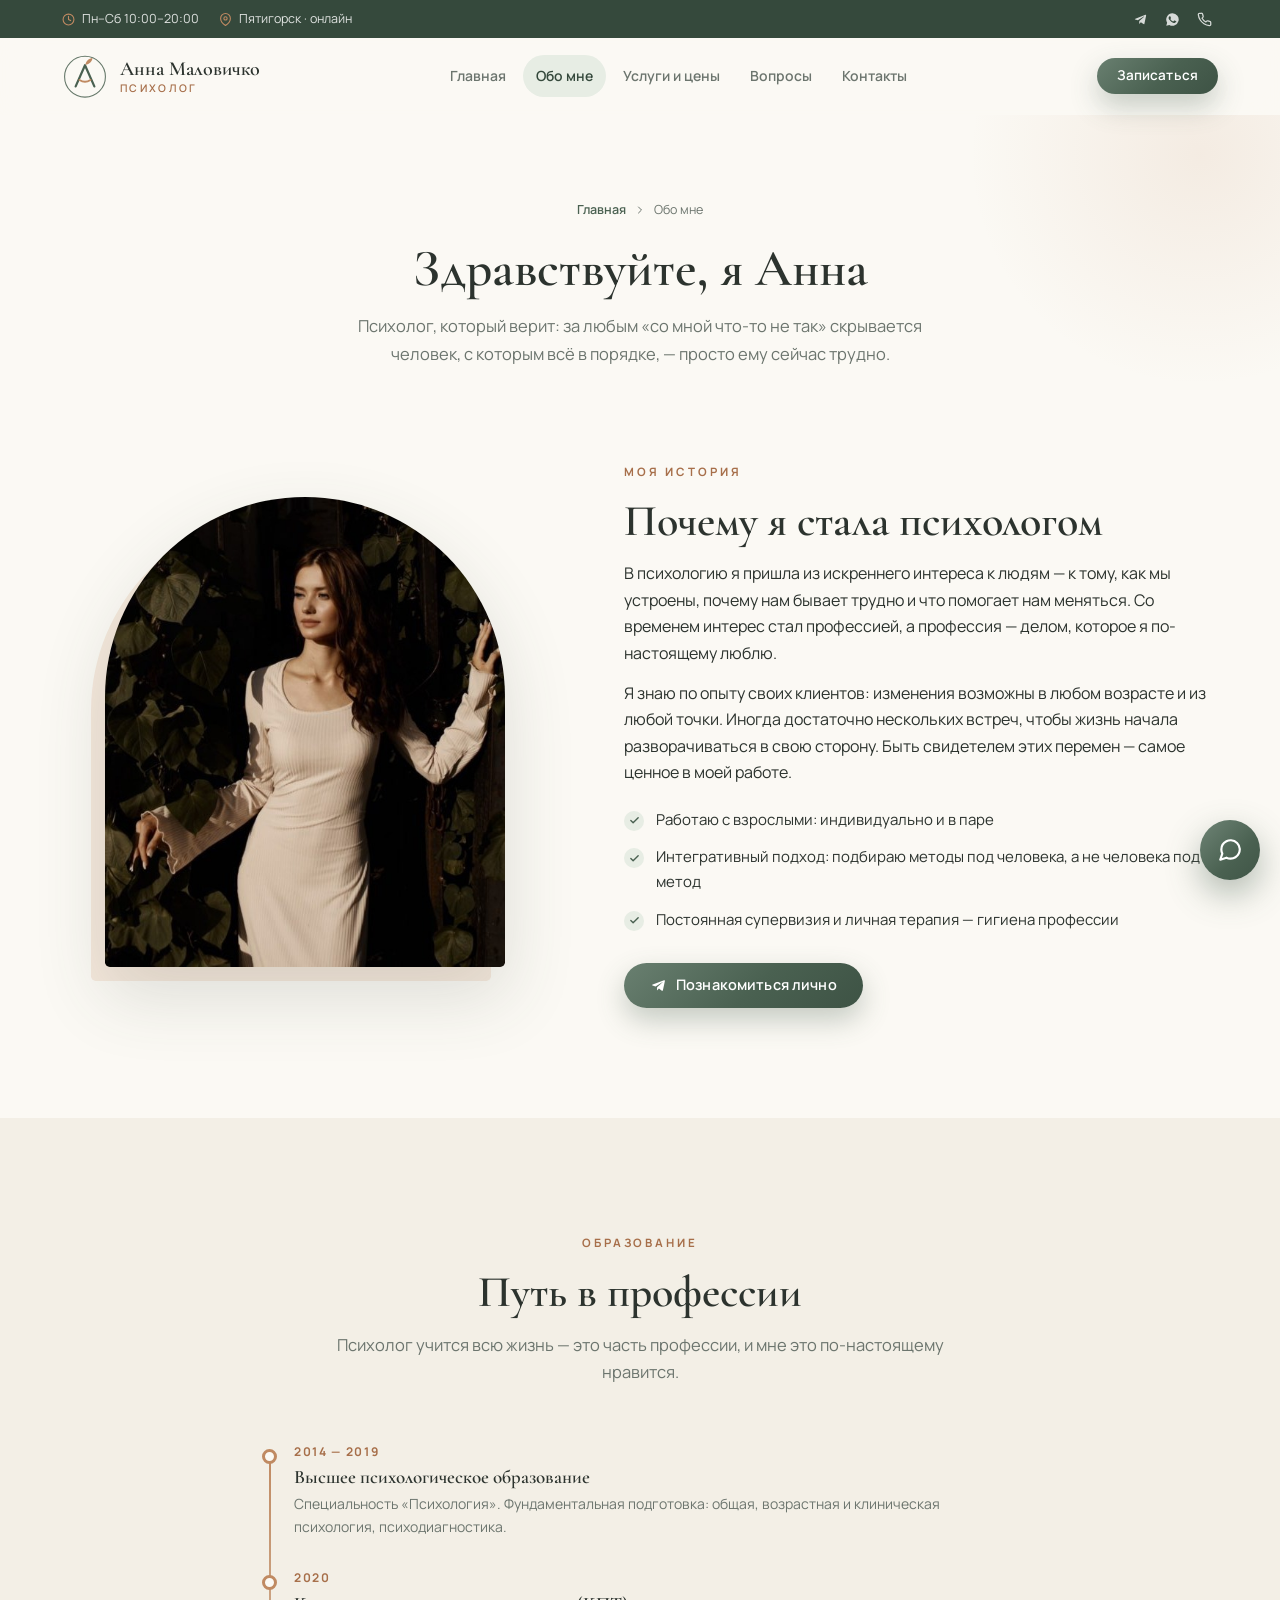
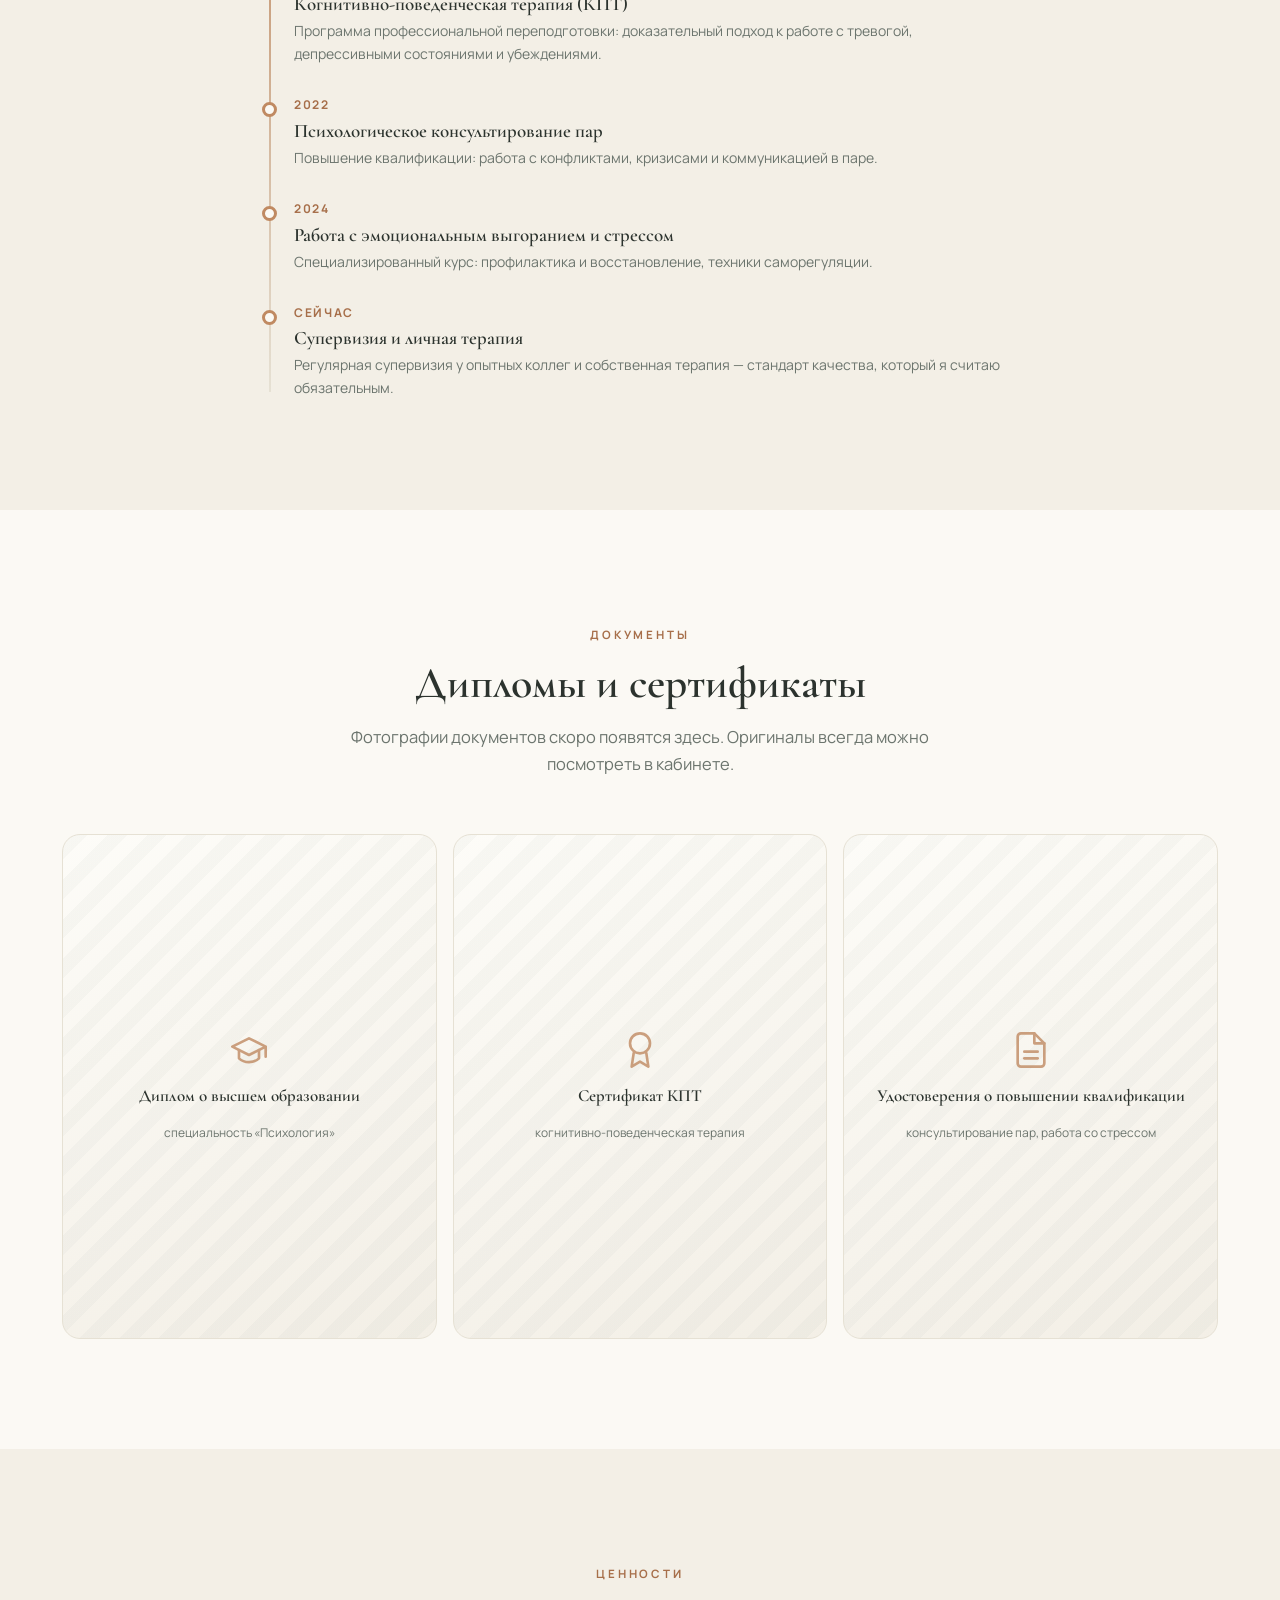
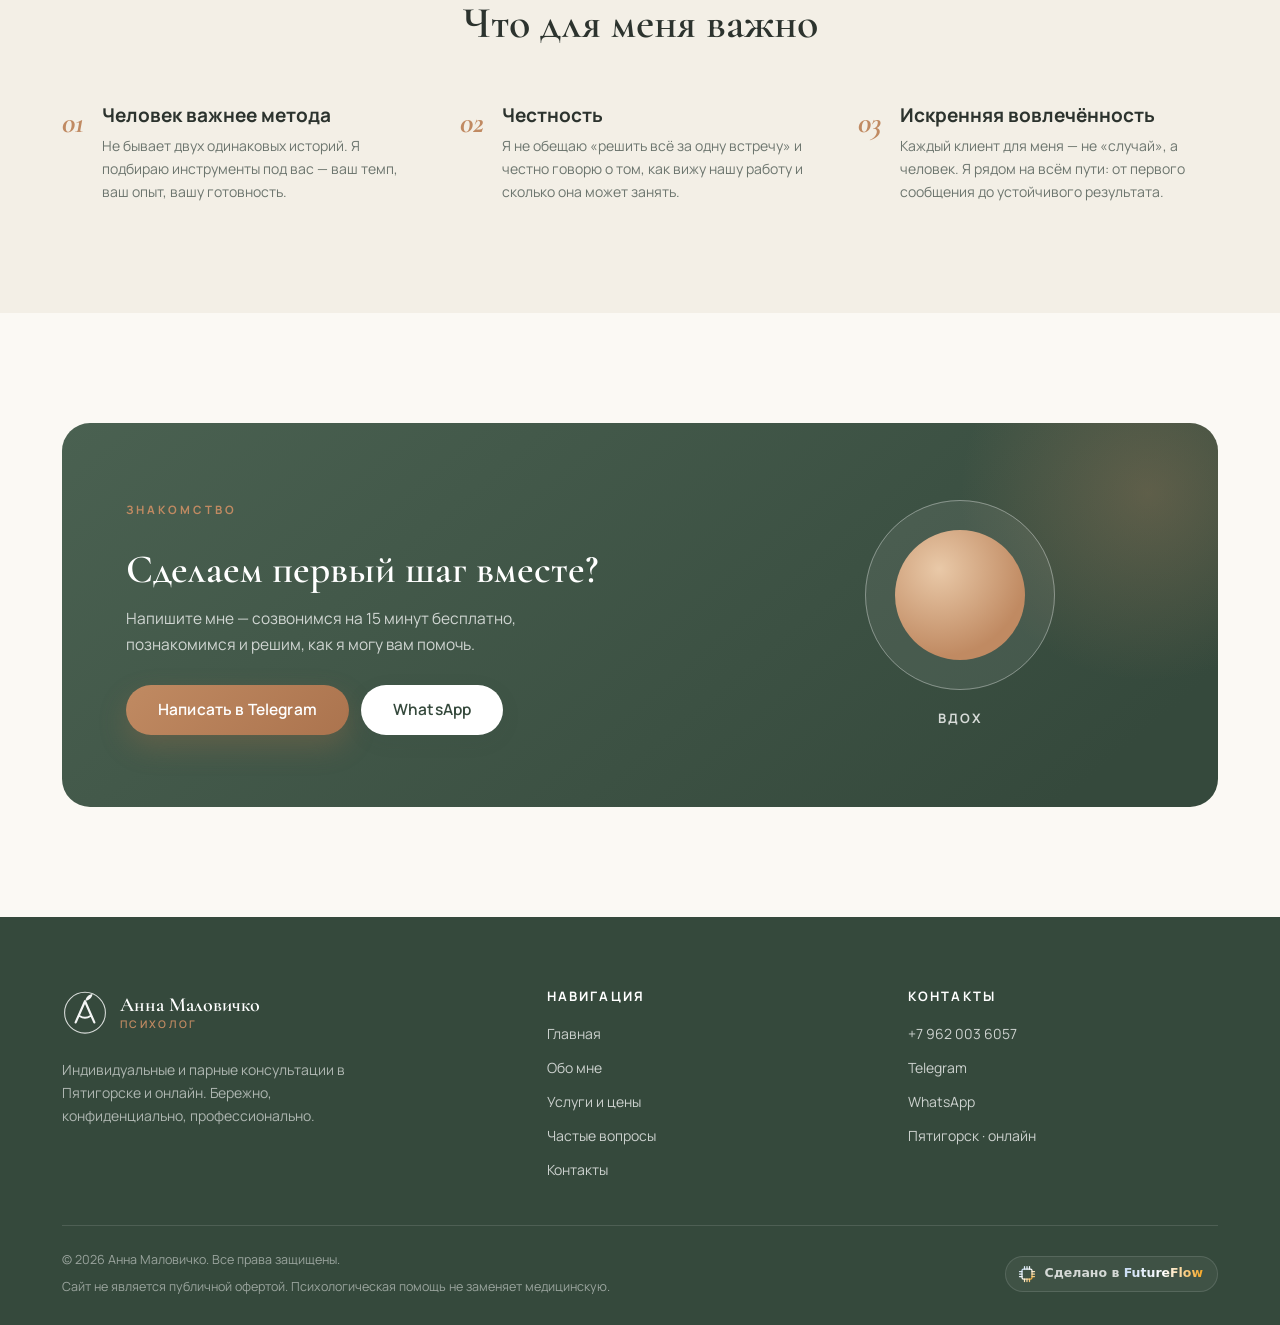
<file: about.html>
<!doctype html>
<html lang="ru">
<head>
  <meta charset="utf-8">
  <meta name="viewport" content="width=device-width, initial-scale=1, viewport-fit=cover">
  <meta name="theme-color" content="#35493C">
  <title>Обо мне — Анна Маловичко, психолог</title>
  <meta name="description" content="Психолог Анна Маловичко: образование, подход, ценности. Индивидуальные и парные консультации в Пятигорске и онлайн.">
  <link rel="icon" href="assets/img/logo-mark.svg" type="image/svg+xml">
  <link rel="preconnect" href="https://fonts.googleapis.com">
  <link rel="preconnect" href="https://fonts.gstatic.com" crossorigin>
  <link href="https://fonts.googleapis.com/css2?family=Cormorant+Garamond:ital,wght@0,400;0,500;0,600;0,700;1,500;1,600&family=Manrope:wght@400;500;600;700&display=swap" rel="stylesheet">
  <link rel="stylesheet" href="assets/css/styles.css">
</head>
<body>

<!-- Topbar -->
<div class="topbar">
  <div class="container topbar__row">
    <div class="topbar__info">
      <span class="topbar__item">
        <svg viewBox="0 0 24 24" fill="none" stroke="currentColor" stroke-width="2" stroke-linecap="round" stroke-linejoin="round"><circle cx="12" cy="12" r="10"/><polyline points="12 6 12 12 16 14"/></svg>
        <span data-cfg="hours">Пн–Сб 10:00–20:00</span>
      </span>
      <span class="topbar__item">
        <svg viewBox="0 0 24 24" fill="none" stroke="currentColor" stroke-width="2" stroke-linecap="round" stroke-linejoin="round"><path d="M21 10c0 7-9 13-9 13S3 17 3 10a9 9 0 0 1 18 0z"/><circle cx="12" cy="10" r="3"/></svg>
        <span data-cfg="addressShort">Пятигорск · онлайн</span>
      </span>
    </div>
    <div class="topbar__socials">
      <a data-href="telegram" aria-label="Telegram" target="_blank" rel="noopener">
        <svg viewBox="0 0 24 24" fill="currentColor"><path d="M9.78 18.65l.28-4.23 7.68-6.92c.34-.31-.07-.46-.52-.19L7.74 13.3 3.64 12c-.88-.25-.89-.86.2-1.3l15.97-6.16c.73-.33 1.43.18 1.15 1.3l-2.72 12.81c-.19.91-.74 1.13-1.5.71L12.6 16.3l-1.99 1.93c-.23.23-.42.42-.83.42z"/></svg>
      </a>
      <a data-href="whatsapp" aria-label="WhatsApp" target="_blank" rel="noopener">
        <svg viewBox="0 0 24 24" fill="currentColor"><path d="M12 2a10 10 0 0 0-8.6 15.1L2 22l5-1.3A10 10 0 1 0 12 2zm5.4 14.1c-.2.7-1.3 1.3-1.9 1.4-.5.1-1.1.1-1.8-.1-.4-.1-1-.3-1.7-.6-2.9-1.3-4.8-4.2-5-4.4-.1-.2-1.2-1.6-1.2-3s.7-2.1 1-2.4c.2-.3.5-.3.7-.3h.5c.2 0 .4 0 .6.5.2.6.8 2 .9 2.1.1.2.1.3 0 .5-.1.2-.1.3-.3.5l-.4.5c-.1.1-.3.3-.1.6.2.3.8 1.3 1.7 2.1 1.2 1.1 2.2 1.4 2.5 1.5.3.2.5.1.7-.1.2-.2.8-.9 1-1.2.2-.3.4-.3.7-.2.3.1 1.9.9 2.2 1.1.3.2.5.2.6.4.1.1.1.7-.1 1.4z"/></svg>
      </a>
      <a data-href="phone" aria-label="Позвонить">
        <svg viewBox="0 0 24 24" fill="none" stroke="currentColor" stroke-width="2" stroke-linecap="round" stroke-linejoin="round"><path d="M22 16.92v3a2 2 0 0 1-2.18 2 19.79 19.79 0 0 1-8.63-3.07 19.5 19.5 0 0 1-6-6 19.79 19.79 0 0 1-3.07-8.67A2 2 0 0 1 4.11 2h3a2 2 0 0 1 2 1.72c.13.96.36 1.9.7 2.81a2 2 0 0 1-.45 2.11L8.09 9.91a16 16 0 0 0 6 6l1.27-1.27a2 2 0 0 1 2.11-.45c.91.34 1.85.57 2.81.7A2 2 0 0 1 22 16.92z"/></svg>
      </a>
    </div>
  </div>
</div>

<!-- Header -->
<header class="header">
  <div class="container header__row">
    <a class="brand" href="index.html" aria-label="Анна Маловичко — главная">
      <img class="brand__logo" src="assets/img/logo-mark.svg" alt="Логотип — монограмма А" width="46" height="46">
      <span class="brand__text">
        <span class="brand__name" data-cfg="psychologist.name">Анна Маловичко</span>
        <span class="brand__title" data-cfg="psychologist.title">Психолог</span>
      </span>
    </a>
    <nav class="nav" aria-label="Основная навигация">
      <a class="nav__link" href="index.html">Главная</a>
      <a class="nav__link" href="about.html">Обо мне</a>
      <a class="nav__link" href="services.html">Услуги и цены</a>
      <a class="nav__link" href="index.html#faq">Вопросы</a>
      <a class="nav__link" href="contacts.html">Контакты</a>
    </nav>
    <div class="header__cta">
      <a class="btn btn--primary btn--sm" data-href="telegram" target="_blank" rel="noopener">Записаться</a>
      <button class="burger" aria-label="Открыть меню" aria-expanded="false">
        <svg viewBox="0 0 24 24" fill="none" stroke="currentColor" stroke-width="2" stroke-linecap="round" stroke-linejoin="round"><line x1="3" y1="6" x2="21" y2="6"/><line x1="3" y1="12" x2="21" y2="12"/><line x1="3" y1="18" x2="21" y2="18"/></svg>
      </button>
    </div>
  </div>
</header>

<!-- Mobile menu -->
<aside class="mobile-menu" aria-label="Мобильное меню">
  <button class="mobile-menu__close" aria-label="Закрыть меню">
    <svg viewBox="0 0 24 24" fill="none" stroke="currentColor" stroke-width="2" stroke-linecap="round" stroke-linejoin="round"><line x1="18" y1="6" x2="6" y2="18"/><line x1="6" y1="6" x2="18" y2="18"/></svg>
  </button>
  <a class="mobile-menu__link" href="index.html">Главная <svg viewBox="0 0 24 24" fill="none" stroke="currentColor" stroke-width="2" stroke-linecap="round" stroke-linejoin="round"><polyline points="9 18 15 12 9 6"/></svg></a>
  <a class="mobile-menu__link" href="about.html">Обо мне <svg viewBox="0 0 24 24" fill="none" stroke="currentColor" stroke-width="2" stroke-linecap="round" stroke-linejoin="round"><polyline points="9 18 15 12 9 6"/></svg></a>
  <a class="mobile-menu__link" href="services.html">Услуги и цены <svg viewBox="0 0 24 24" fill="none" stroke="currentColor" stroke-width="2" stroke-linecap="round" stroke-linejoin="round"><polyline points="9 18 15 12 9 6"/></svg></a>
  <a class="mobile-menu__link" href="index.html#faq">Вопросы <svg viewBox="0 0 24 24" fill="none" stroke="currentColor" stroke-width="2" stroke-linecap="round" stroke-linejoin="round"><polyline points="9 18 15 12 9 6"/></svg></a>
  <a class="mobile-menu__link" href="contacts.html">Контакты <svg viewBox="0 0 24 24" fill="none" stroke="currentColor" stroke-width="2" stroke-linecap="round" stroke-linejoin="round"><polyline points="9 18 15 12 9 6"/></svg></a>
  <div class="mobile-menu__actions">
    <a class="btn btn--primary" data-href="telegram" target="_blank" rel="noopener">Написать в Telegram</a>
    <a class="btn btn--ghost" data-href="whatsapp" target="_blank" rel="noopener">Написать в WhatsApp</a>
  </div>
</aside>

<!-- Page hero -->
<section class="page-hero">
  <div class="container">
    <nav class="breadcrumbs" aria-label="Хлебные крошки">
      <a href="index.html">Главная</a>
      <svg viewBox="0 0 24 24" fill="none" stroke="currentColor" stroke-width="2" stroke-linecap="round" stroke-linejoin="round"><polyline points="9 18 15 12 9 6"/></svg>
      <span>Обо мне</span>
    </nav>
    <h1 class="page-hero__title">Здравствуйте, я Анна</h1>
    <p class="page-hero__lead">Психолог, который верит: за любым «со мной что-то не так» скрывается человек, с которым всё в порядке, — просто ему сейчас трудно.</p>
  </div>
</section>

<!-- История -->
<section class="section" style="padding-top: 10px;">
  <div class="container">
    <div class="about-preview__grid">
      <div class="about-preview__photo reveal">
        <img src="assets/img/anna/about.jpg" onerror="this.onerror=null;this.src='assets/img/anna/about.svg'" alt="Психолог Анна Маловичко" loading="eager">
      </div>
      <div class="about-preview__content reveal reveal--delay-1">
        <span class="section__eyebrow">Моя история</span>
        <h2 class="section__title mt-0">Почему я стала психологом</h2>
        <p>В психологию я пришла из искреннего интереса к людям — к тому, как мы устроены, почему нам бывает трудно и что помогает нам меняться. Со временем интерес стал профессией, а профессия — делом, которое я по-настоящему люблю.</p>
        <p style="margin-top: 14px;">Я знаю по опыту своих клиентов: изменения возможны в любом возрасте и из любой точки. Иногда достаточно нескольких встреч, чтобы жизнь начала разворачиваться в свою сторону. Быть свидетелем этих перемен — самое ценное в моей работе.</p>
        <ul class="about-preview__list">
          <li>Работаю с взрослыми: индивидуально и в паре</li>
          <li>Интегративный подход: подбираю методы под человека, а не человека под метод</li>
          <li>Постоянная супервизия и личная терапия — гигиена профессии</li>
        </ul>
        <a class="btn btn--primary" data-href="telegram" target="_blank" rel="noopener">
          <svg class="btn__icon" viewBox="0 0 24 24" fill="currentColor"><path d="M9.78 18.65l.28-4.23 7.68-6.92c.34-.31-.07-.46-.52-.19L7.74 13.3 3.64 12c-.88-.25-.89-.86.2-1.3l15.97-6.16c.73-.33 1.43.18 1.15 1.3l-2.72 12.81c-.19.91-.74 1.13-1.5.71L12.6 16.3l-1.99 1.93c-.23.23-.42.42-.83.42z"/></svg>
          Познакомиться лично
        </a>
      </div>
    </div>
  </div>
</section>

<!-- Образование -->
<!-- ВНИМАНИЕ: данные ниже — ОБРАЗЕЦ для наполнения. Анна пришлёт реальные
     дипломы и курсы — заменить годы, вузы и названия программ на настоящие. -->
<section class="section section--soft">
  <div class="container">
    <div class="section__head reveal">
      <span class="section__eyebrow">Образование</span>
      <h2 class="section__title">Путь в профессии</h2>
      <p class="section__lead">Психолог учится всю жизнь — это часть профессии, и мне это по-настоящему нравится.</p>
    </div>
    <div class="edu-track reveal">
      <div class="edu-item">
        <div class="edu-item__year">2014 — 2019</div>
        <h3 class="edu-item__title">Высшее психологическое образование</h3>
        <p class="edu-item__text">Специальность «Психология». Фундаментальная подготовка: общая, возрастная и клиническая психология, психодиагностика.</p>
      </div>
      <div class="edu-item">
        <div class="edu-item__year">2020</div>
        <h3 class="edu-item__title">Когнитивно-поведенческая терапия (КПТ)</h3>
        <p class="edu-item__text">Программа профессиональной переподготовки: доказательный подход к работе с тревогой, депрессивными состояниями и убеждениями.</p>
      </div>
      <div class="edu-item">
        <div class="edu-item__year">2022</div>
        <h3 class="edu-item__title">Психологическое консультирование пар</h3>
        <p class="edu-item__text">Повышение квалификации: работа с конфликтами, кризисами и коммуникацией в паре.</p>
      </div>
      <div class="edu-item">
        <div class="edu-item__year">2024</div>
        <h3 class="edu-item__title">Работа с эмоциональным выгоранием и стрессом</h3>
        <p class="edu-item__text">Специализированный курс: профилактика и восстановление, техники саморегуляции.</p>
      </div>
      <div class="edu-item">
        <div class="edu-item__year">Сейчас</div>
        <h3 class="edu-item__title">Супервизия и личная терапия</h3>
        <p class="edu-item__text">Регулярная супервизия у опытных коллег и собственная терапия — стандарт качества, который я считаю обязательным.</p>
      </div>
    </div>
  </div>
</section>

<!-- Дипломы -->
<section class="section">
  <div class="container">
    <div class="section__head reveal">
      <span class="section__eyebrow">Документы</span>
      <h2 class="section__title">Дипломы и сертификаты</h2>
      <p class="section__lead">Фотографии документов скоро появятся здесь. Оригиналы всегда можно посмотреть в кабинете.</p>
    </div>
    <!-- Плейсхолдеры: когда Анна пришлёт сканы, положите их в assets/img/diplomas/
         и замените карточки на <div class="diploma-card"><img src="..." alt="..."></div> -->
    <div class="diploma-grid reveal">
      <div class="diploma-card">
        <svg viewBox="0 0 24 24" fill="none" stroke="currentColor" stroke-width="1.6" stroke-linecap="round" stroke-linejoin="round"><path d="M22 10v6M2 10l10-5 10 5-10 5z"/><path d="M6 12v5c3 3 9 3 12 0v-5"/></svg>
        <strong>Диплом о высшем образовании</strong>
        <span>специальность «Психология»</span>
      </div>
      <div class="diploma-card">
        <svg viewBox="0 0 24 24" fill="none" stroke="currentColor" stroke-width="1.6" stroke-linecap="round" stroke-linejoin="round"><circle cx="12" cy="8" r="6"/><path d="M8.21 13.89 7 22l5-3 5 3-1.21-8.11"/></svg>
        <strong>Сертификат КПТ</strong>
        <span>когнитивно-поведенческая терапия</span>
      </div>
      <div class="diploma-card">
        <svg viewBox="0 0 24 24" fill="none" stroke="currentColor" stroke-width="1.6" stroke-linecap="round" stroke-linejoin="round"><path d="M14 2H6a2 2 0 0 0-2 2v16a2 2 0 0 0 2 2h12a2 2 0 0 0 2-2V8z"/><polyline points="14 2 14 8 20 8"/><line x1="16" y1="13" x2="8" y2="13"/><line x1="16" y1="17" x2="8" y2="17"/></svg>
        <strong>Удостоверения о повышении квалификации</strong>
        <span>консультирование пар, работа со стрессом</span>
      </div>
    </div>
  </div>
</section>

<!-- Ценности -->
<section class="section section--soft">
  <div class="container">
    <div class="section__head reveal">
      <span class="section__eyebrow">Ценности</span>
      <h2 class="section__title">Что для меня важно</h2>
    </div>
    <div class="why">
      <div class="why-item reveal">
        <div class="why-item__num">01</div>
        <div>
          <h3 class="why-item__title">Человек важнее метода</h3>
          <p class="why-item__text">Не бывает двух одинаковых историй. Я подбираю инструменты под вас — ваш темп, ваш опыт, вашу готовность.</p>
        </div>
      </div>
      <div class="why-item reveal reveal--delay-1">
        <div class="why-item__num">02</div>
        <div>
          <h3 class="why-item__title">Честность</h3>
          <p class="why-item__text">Я не обещаю «решить всё за одну встречу» и честно говорю о том, как вижу нашу работу и сколько она может занять.</p>
        </div>
      </div>
      <div class="why-item reveal reveal--delay-2">
        <div class="why-item__num">03</div>
        <div>
          <h3 class="why-item__title">Искренняя вовлечённость</h3>
          <p class="why-item__text">Каждый клиент для меня — не «случай», а человек. Я рядом на всём пути: от первого сообщения до устойчивого результата.</p>
        </div>
      </div>
    </div>
  </div>
</section>

<!-- CTA -->
<section class="section">
  <div class="container">
    <div class="cta-banner reveal">
      <div>
        <span class="section__eyebrow section__eyebrow--light">Знакомство</span>
        <h2>Сделаем первый шаг вместе?</h2>
        <p>Напишите мне — созвонимся на 15 минут бесплатно, познакомимся и решим, как я могу вам помочь.</p>
        <div class="cta-banner__actions">
          <a class="btn btn--accent btn--lg" data-href="telegram" target="_blank" rel="noopener">Написать в Telegram</a>
          <a class="btn btn--light btn--lg" data-href="whatsapp" target="_blank" rel="noopener">WhatsApp</a>
        </div>
      </div>
      <div class="breath" aria-hidden="true">
        <div class="breath__circle"><div class="breath__core"></div></div>
        <div class="breath__label">вдох</div>
      </div>
    </div>
  </div>
</section>

<!-- Footer -->
<footer class="footer">
  <div class="container">
    <div class="footer__grid">
      <div class="footer__brand">
        <a class="brand" href="index.html">
          <img class="brand__logo" src="assets/img/logo-mark.svg" alt="Логотип — монограмма А" width="46" height="46">
          <span class="brand__text">
            <span class="brand__name" data-cfg="psychologist.name">Анна Маловичко</span>
            <span class="brand__title" data-cfg="psychologist.title">Психолог</span>
          </span>
        </a>
        <p>Индивидуальные и парные консультации в Пятигорске и онлайн. Бережно, конфиденциально, профессионально.</p>
      </div>
      <div class="footer__col">
        <h4>Навигация</h4>
        <ul class="footer__list">
          <li><a href="index.html">Главная</a></li>
          <li><a href="about.html">Обо мне</a></li>
          <li><a href="services.html">Услуги и цены</a></li>
          <li><a href="index.html#faq">Частые вопросы</a></li>
          <li><a href="contacts.html">Контакты</a></li>
        </ul>
      </div>
      <div class="footer__col">
        <h4>Контакты</h4>
        <ul class="footer__list">
          <li><a data-href="phone"><span data-cfg="phone">+7 962 003 6057</span></a></li>
          <li><a data-href="telegram" target="_blank" rel="noopener">Telegram</a></li>
          <li><a data-href="whatsapp" target="_blank" rel="noopener">WhatsApp</a></li>
          <li><span data-cfg="addressShort">Пятигорск · онлайн</span></li>
        </ul>
      </div>
    </div>
    <div class="footer__bottom">
      <div>
        <div>© <span data-year>2026</span> Анна Маловичко. Все права защищены.</div>
        <div style="margin-top:6px;">Сайт не является публичной офертой. Психологическая помощь не заменяет медицинскую.</div>
      </div>
      <a href="https://futureflow.ru" target="_blank" rel="noopener" aria-label="Сделано в FutureFlow"
         style="display:inline-flex;align-items:center;gap:8px;padding:7px 14px 7px 11px;border-radius:100px;background:rgba(255,255,255,.05);border:1px solid rgba(255,255,255,.12);color:rgba(255,255,255,.78);text-decoration:none;font:600 12.5px/1 system-ui,-apple-system,'Segoe UI',Roboto,Arial,sans-serif">
        <svg width="20" height="20" viewBox="0 0 32 32" fill="none" stroke="url(#ffGrad)" stroke-width="2" stroke-linecap="round" stroke-linejoin="round" aria-hidden="true">
          <defs><linearGradient id="ffGrad" x1="0" y1="0" x2="1" y2="1"><stop offset="0" stop-color="#c8dcf4"/><stop offset=".5" stop-color="#fff"/><stop offset="1" stop-color="#f5a623"/></linearGradient></defs>
          <rect x="8" y="8" width="16" height="16" rx="2.5"/>
          <path d="M12 8V4M16 8V4M20 8V4 M12 28V24M16 28V24M20 28V24 M8 12H4M8 16H4M8 20H4 M28 12H24M28 16H24M28 20H24"/>
        </svg>
        <span>Сделано в&nbsp;<span style="font-weight:700;background:linear-gradient(90deg,#c8dcf4,#fff 50%,#f5a623);-webkit-background-clip:text;background-clip:text;-webkit-text-fill-color:transparent;color:transparent">FutureFlow</span></span>
      </a>
    </div>
  </div>
</footer>

<!-- FAB -->
<div class="fab" data-fab>
  <div class="fab__menu">
    <a class="fab__item" data-href="telegram" target="_blank" rel="noopener">
      <svg viewBox="0 0 24 24" fill="currentColor"><path d="M9.78 18.65l.28-4.23 7.68-6.92c.34-.31-.07-.46-.52-.19L7.74 13.3 3.64 12c-.88-.25-.89-.86.2-1.3l15.97-6.16c.73-.33 1.43.18 1.15 1.3l-2.72 12.81c-.19.91-.74 1.13-1.5.71L12.6 16.3l-1.99 1.93c-.23.23-.42.42-.83.42z"/></svg>
      Telegram
    </a>
    <a class="fab__item" data-href="whatsapp" target="_blank" rel="noopener">
      <svg viewBox="0 0 24 24" fill="currentColor"><path d="M12 2a10 10 0 0 0-8.6 15.1L2 22l5-1.3A10 10 0 1 0 12 2zm5.4 14.1c-.2.7-1.3 1.3-1.9 1.4-.5.1-1.1.1-1.8-.1-.4-.1-1-.3-1.7-.6-2.9-1.3-4.8-4.2-5-4.4-.1-.2-1.2-1.6-1.2-3s.7-2.1 1-2.4c.2-.3.5-.3.7-.3h.5c.2 0 .4 0 .6.5.2.6.8 2 .9 2.1.1.2.1.3 0 .5-.1.2-.1.3-.3.5l-.4.5c-.1.1-.3.3-.1.6.2.3.8 1.3 1.7 2.1 1.2 1.1 2.2 1.4 2.5 1.5.3.2.5.1.7-.1.2-.2.8-.9 1-1.2.2-.3.4-.3.7-.2.3.1 1.9.9 2.2 1.1.3.2.5.2.6.4.1.1.1.7-.1 1.4z"/></svg>
      WhatsApp
    </a>
    <a class="fab__item" data-href="phone">
      <svg viewBox="0 0 24 24" fill="none" stroke="currentColor" stroke-width="2" stroke-linecap="round" stroke-linejoin="round"><path d="M22 16.92v3a2 2 0 0 1-2.18 2 19.79 19.79 0 0 1-8.63-3.07 19.5 19.5 0 0 1-6-6 19.79 19.79 0 0 1-3.07-8.67A2 2 0 0 1 4.11 2h3a2 2 0 0 1 2 1.72c.13.96.36 1.9.7 2.81a2 2 0 0 1-.45 2.11L8.09 9.91a16 16 0 0 0 6 6l1.27-1.27a2 2 0 0 1 2.11-.45c.91.34 1.85.57 2.81.7A2 2 0 0 1 22 16.92z"/></svg>
      Позвонить
    </a>
  </div>
  <button class="fab__toggle" aria-label="Связаться со мной" aria-expanded="false">
    <svg class="fab__icon fab__icon--chat" viewBox="0 0 24 24" fill="none" stroke="currentColor" stroke-width="2" stroke-linecap="round" stroke-linejoin="round"><path d="M21 11.5a8.38 8.38 0 0 1-.9 3.8 8.5 8.5 0 0 1-7.6 4.7 8.38 8.38 0 0 1-3.8-.9L3 21l1.9-5.7a8.38 8.38 0 0 1-.9-3.8 8.5 8.5 0 0 1 4.7-7.6 8.38 8.38 0 0 1 3.8-.9h.5a8.48 8.48 0 0 1 8 8v.5z"/></svg>
    <svg class="fab__icon fab__icon--close" viewBox="0 0 24 24" fill="none" stroke="currentColor" stroke-width="2" stroke-linecap="round" stroke-linejoin="round"><line x1="18" y1="6" x2="6" y2="18"/><line x1="6" y1="6" x2="18" y2="18"/></svg>
  </button>
</div>

<!-- Sticky CTA (mobile) -->
<div class="sticky-cta">
  <a class="btn btn--ghost" data-href="whatsapp" target="_blank" rel="noopener">WhatsApp</a>
  <a class="btn btn--primary" data-href="telegram" target="_blank" rel="noopener">Записаться</a>
</div>

<script src="assets/js/config.js"></script>
<script src="assets/js/main.js"></script>
</body>
</html>
</file>
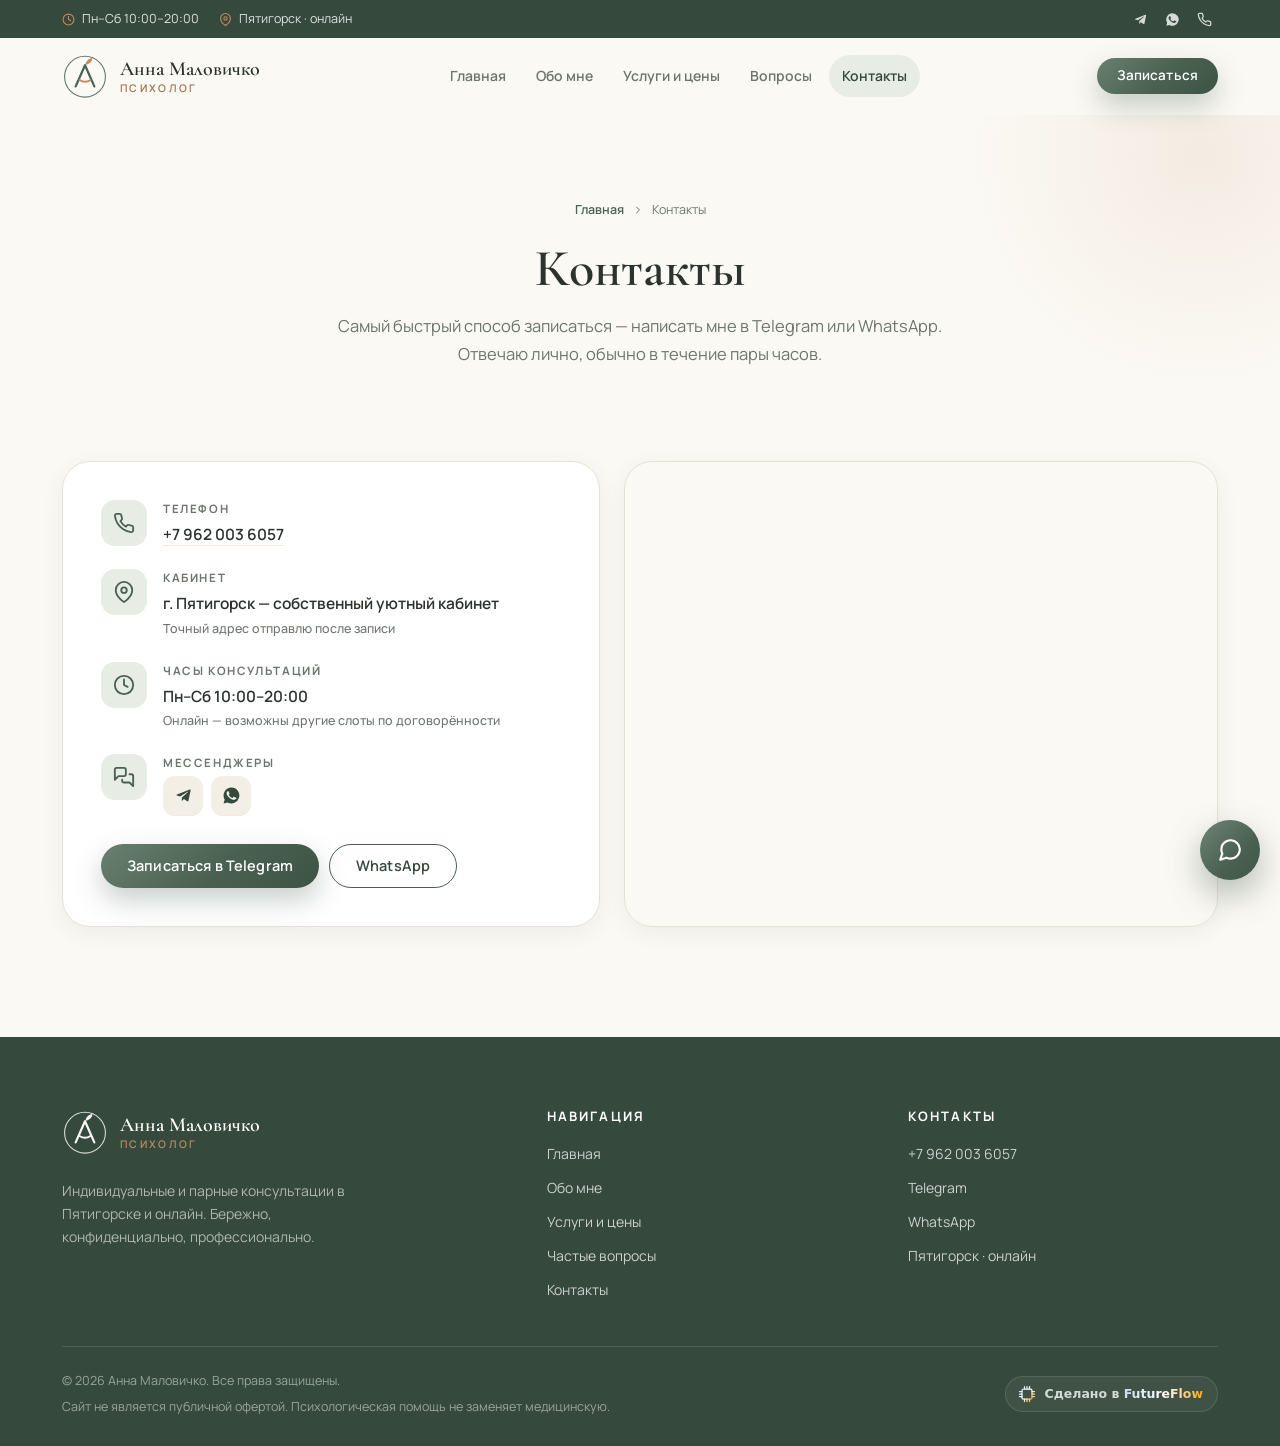
<file: contacts.html>
<!doctype html>
<html lang="ru">
<head>
  <meta charset="utf-8">
  <meta name="viewport" content="width=device-width, initial-scale=1, viewport-fit=cover">
  <meta name="theme-color" content="#35493C">
  <title>Контакты — Анна Маловичко, психолог в Пятигорске</title>
  <meta name="description" content="Контакты психолога Анны Маловичко: телефон, Telegram, WhatsApp. Кабинет в Пятигорске и онлайн-консультации.">
  <link rel="icon" href="assets/img/logo-mark.svg" type="image/svg+xml">
  <link rel="preconnect" href="https://fonts.googleapis.com">
  <link rel="preconnect" href="https://fonts.gstatic.com" crossorigin>
  <link href="https://fonts.googleapis.com/css2?family=Cormorant+Garamond:ital,wght@0,400;0,500;0,600;0,700;1,500;1,600&family=Manrope:wght@400;500;600;700&display=swap" rel="stylesheet">
  <link rel="stylesheet" href="assets/css/styles.css">
</head>
<body>

<!-- Topbar -->
<div class="topbar">
  <div class="container topbar__row">
    <div class="topbar__info">
      <span class="topbar__item">
        <svg viewBox="0 0 24 24" fill="none" stroke="currentColor" stroke-width="2" stroke-linecap="round" stroke-linejoin="round"><circle cx="12" cy="12" r="10"/><polyline points="12 6 12 12 16 14"/></svg>
        <span data-cfg="hours">Пн–Сб 10:00–20:00</span>
      </span>
      <span class="topbar__item">
        <svg viewBox="0 0 24 24" fill="none" stroke="currentColor" stroke-width="2" stroke-linecap="round" stroke-linejoin="round"><path d="M21 10c0 7-9 13-9 13S3 17 3 10a9 9 0 0 1 18 0z"/><circle cx="12" cy="10" r="3"/></svg>
        <span data-cfg="addressShort">Пятигорск · онлайн</span>
      </span>
    </div>
    <div class="topbar__socials">
      <a data-href="telegram" aria-label="Telegram" target="_blank" rel="noopener">
        <svg viewBox="0 0 24 24" fill="currentColor"><path d="M9.78 18.65l.28-4.23 7.68-6.92c.34-.31-.07-.46-.52-.19L7.74 13.3 3.64 12c-.88-.25-.89-.86.2-1.3l15.97-6.16c.73-.33 1.43.18 1.15 1.3l-2.72 12.81c-.19.91-.74 1.13-1.5.71L12.6 16.3l-1.99 1.93c-.23.23-.42.42-.83.42z"/></svg>
      </a>
      <a data-href="whatsapp" aria-label="WhatsApp" target="_blank" rel="noopener">
        <svg viewBox="0 0 24 24" fill="currentColor"><path d="M12 2a10 10 0 0 0-8.6 15.1L2 22l5-1.3A10 10 0 1 0 12 2zm5.4 14.1c-.2.7-1.3 1.3-1.9 1.4-.5.1-1.1.1-1.8-.1-.4-.1-1-.3-1.7-.6-2.9-1.3-4.8-4.2-5-4.4-.1-.2-1.2-1.6-1.2-3s.7-2.1 1-2.4c.2-.3.5-.3.7-.3h.5c.2 0 .4 0 .6.5.2.6.8 2 .9 2.1.1.2.1.3 0 .5-.1.2-.1.3-.3.5l-.4.5c-.1.1-.3.3-.1.6.2.3.8 1.3 1.7 2.1 1.2 1.1 2.2 1.4 2.5 1.5.3.2.5.1.7-.1.2-.2.8-.9 1-1.2.2-.3.4-.3.7-.2.3.1 1.9.9 2.2 1.1.3.2.5.2.6.4.1.1.1.7-.1 1.4z"/></svg>
      </a>
      <a data-href="phone" aria-label="Позвонить">
        <svg viewBox="0 0 24 24" fill="none" stroke="currentColor" stroke-width="2" stroke-linecap="round" stroke-linejoin="round"><path d="M22 16.92v3a2 2 0 0 1-2.18 2 19.79 19.79 0 0 1-8.63-3.07 19.5 19.5 0 0 1-6-6 19.79 19.79 0 0 1-3.07-8.67A2 2 0 0 1 4.11 2h3a2 2 0 0 1 2 1.72c.13.96.36 1.9.7 2.81a2 2 0 0 1-.45 2.11L8.09 9.91a16 16 0 0 0 6 6l1.27-1.27a2 2 0 0 1 2.11-.45c.91.34 1.85.57 2.81.7A2 2 0 0 1 22 16.92z"/></svg>
      </a>
    </div>
  </div>
</div>

<!-- Header -->
<header class="header">
  <div class="container header__row">
    <a class="brand" href="index.html" aria-label="Анна Маловичко — главная">
      <img class="brand__logo" src="assets/img/logo-mark.svg" alt="Логотип — монограмма А" width="46" height="46">
      <span class="brand__text">
        <span class="brand__name" data-cfg="psychologist.name">Анна Маловичко</span>
        <span class="brand__title" data-cfg="psychologist.title">Психолог</span>
      </span>
    </a>
    <nav class="nav" aria-label="Основная навигация">
      <a class="nav__link" href="index.html">Главная</a>
      <a class="nav__link" href="about.html">Обо мне</a>
      <a class="nav__link" href="services.html">Услуги и цены</a>
      <a class="nav__link" href="index.html#faq">Вопросы</a>
      <a class="nav__link" href="contacts.html">Контакты</a>
    </nav>
    <div class="header__cta">
      <a class="btn btn--primary btn--sm" data-href="telegram" target="_blank" rel="noopener">Записаться</a>
      <button class="burger" aria-label="Открыть меню" aria-expanded="false">
        <svg viewBox="0 0 24 24" fill="none" stroke="currentColor" stroke-width="2" stroke-linecap="round" stroke-linejoin="round"><line x1="3" y1="6" x2="21" y2="6"/><line x1="3" y1="12" x2="21" y2="12"/><line x1="3" y1="18" x2="21" y2="18"/></svg>
      </button>
    </div>
  </div>
</header>

<!-- Mobile menu -->
<aside class="mobile-menu" aria-label="Мобильное меню">
  <button class="mobile-menu__close" aria-label="Закрыть меню">
    <svg viewBox="0 0 24 24" fill="none" stroke="currentColor" stroke-width="2" stroke-linecap="round" stroke-linejoin="round"><line x1="18" y1="6" x2="6" y2="18"/><line x1="6" y1="6" x2="18" y2="18"/></svg>
  </button>
  <a class="mobile-menu__link" href="index.html">Главная <svg viewBox="0 0 24 24" fill="none" stroke="currentColor" stroke-width="2" stroke-linecap="round" stroke-linejoin="round"><polyline points="9 18 15 12 9 6"/></svg></a>
  <a class="mobile-menu__link" href="about.html">Обо мне <svg viewBox="0 0 24 24" fill="none" stroke="currentColor" stroke-width="2" stroke-linecap="round" stroke-linejoin="round"><polyline points="9 18 15 12 9 6"/></svg></a>
  <a class="mobile-menu__link" href="services.html">Услуги и цены <svg viewBox="0 0 24 24" fill="none" stroke="currentColor" stroke-width="2" stroke-linecap="round" stroke-linejoin="round"><polyline points="9 18 15 12 9 6"/></svg></a>
  <a class="mobile-menu__link" href="index.html#faq">Вопросы <svg viewBox="0 0 24 24" fill="none" stroke="currentColor" stroke-width="2" stroke-linecap="round" stroke-linejoin="round"><polyline points="9 18 15 12 9 6"/></svg></a>
  <a class="mobile-menu__link" href="contacts.html">Контакты <svg viewBox="0 0 24 24" fill="none" stroke="currentColor" stroke-width="2" stroke-linecap="round" stroke-linejoin="round"><polyline points="9 18 15 12 9 6"/></svg></a>
  <div class="mobile-menu__actions">
    <a class="btn btn--primary" data-href="telegram" target="_blank" rel="noopener">Написать в Telegram</a>
    <a class="btn btn--ghost" data-href="whatsapp" target="_blank" rel="noopener">Написать в WhatsApp</a>
  </div>
</aside>

<!-- Page hero -->
<section class="page-hero">
  <div class="container">
    <nav class="breadcrumbs" aria-label="Хлебные крошки">
      <a href="index.html">Главная</a>
      <svg viewBox="0 0 24 24" fill="none" stroke="currentColor" stroke-width="2" stroke-linecap="round" stroke-linejoin="round"><polyline points="9 18 15 12 9 6"/></svg>
      <span>Контакты</span>
    </nav>
    <h1 class="page-hero__title">Контакты</h1>
    <p class="page-hero__lead">Самый быстрый способ записаться — написать мне в Telegram или WhatsApp. Отвечаю лично, обычно в течение пары часов.</p>
  </div>
</section>

<!-- Контакты -->
<section class="section" style="padding-top: 14px;">
  <div class="container">
    <div class="contact-grid">
      <div class="contact-card reveal">
        <ul class="contact-list">
          <li>
            <span class="contact-list__icon"><svg viewBox="0 0 24 24" fill="none" stroke="currentColor" stroke-width="2" stroke-linecap="round" stroke-linejoin="round"><path d="M22 16.92v3a2 2 0 0 1-2.18 2 19.79 19.79 0 0 1-8.63-3.07 19.5 19.5 0 0 1-6-6 19.79 19.79 0 0 1-3.07-8.67A2 2 0 0 1 4.11 2h3a2 2 0 0 1 2 1.72 12.84 12.84 0 0 0 .7 2.81 2 2 0 0 1-.45 2.11L8.09 9.91a16 16 0 0 0 6 6l1.27-1.27a2 2 0 0 1 2.11-.45 12.84 12.84 0 0 0 2.81.7A2 2 0 0 1 22 16.92z"/></svg></span>
            <div>
              <div class="contact-list__label">Телефон</div>
              <div class="contact-list__value"><a data-href="phone"><span data-cfg="phone">+7 962 003 6057</span></a></div>
            </div>
          </li>
          <li>
            <span class="contact-list__icon"><svg viewBox="0 0 24 24" fill="none" stroke="currentColor" stroke-width="2" stroke-linecap="round" stroke-linejoin="round"><path d="M21 10c0 7-9 13-9 13S3 17 3 10a9 9 0 0 1 18 0z"/><circle cx="12" cy="10" r="3"/></svg></span>
            <div>
              <div class="contact-list__label">Кабинет</div>
              <div class="contact-list__value" data-cfg="address">г. Пятигорск — собственный уютный кабинет</div>
              <div class="contact-list__note" data-cfg="addressNote">Точный адрес отправлю после записи</div>
            </div>
          </li>
          <li>
            <span class="contact-list__icon"><svg viewBox="0 0 24 24" fill="none" stroke="currentColor" stroke-width="2" stroke-linecap="round" stroke-linejoin="round"><circle cx="12" cy="12" r="10"/><polyline points="12 6 12 12 16 14"/></svg></span>
            <div>
              <div class="contact-list__label">Часы консультаций</div>
              <div class="contact-list__value" data-cfg="hours">Пн–Сб 10:00–20:00</div>
              <div class="contact-list__note">Онлайн — возможны другие слоты по договорённости</div>
            </div>
          </li>
          <li>
            <span class="contact-list__icon"><svg viewBox="0 0 24 24" fill="none" stroke="currentColor" stroke-width="2" stroke-linecap="round" stroke-linejoin="round"><path d="M14 9a2 2 0 0 1-2 2H6l-4 4V4a2 2 0 0 1 2-2h8a2 2 0 0 1 2 2z"/><path d="M18 9h2a2 2 0 0 1 2 2v11l-4-4h-6a2 2 0 0 1-2-2v-1"/></svg></span>
            <div>
              <div class="contact-list__label">Мессенджеры</div>
              <div class="contact-list__value socials-inline">
                <a data-href="telegram" aria-label="Telegram" target="_blank" rel="noopener"><svg viewBox="0 0 24 24" fill="currentColor"><path d="M9.78 18.65l.28-4.23 7.68-6.92c.34-.31-.07-.46-.52-.19L7.74 13.3 3.64 12c-.88-.25-.89-.86.2-1.3l15.97-6.16c.73-.33 1.43.18 1.15 1.3l-2.72 12.81c-.19.91-.74 1.13-1.5.71L12.6 16.3l-1.99 1.93c-.23.23-.42.42-.83.42z"/></svg></a>
                <a data-href="whatsapp" aria-label="WhatsApp" target="_blank" rel="noopener"><svg viewBox="0 0 24 24" fill="currentColor"><path d="M12 2a10 10 0 0 0-8.6 15.1L2 22l5-1.3A10 10 0 1 0 12 2zm5.4 14.1c-.2.7-1.3 1.3-1.9 1.4-.5.1-1.1.1-1.8-.1-.4-.1-1-.3-1.7-.6-2.9-1.3-4.8-4.2-5-4.4-.1-.2-1.2-1.6-1.2-3s.7-2.1 1-2.4c.2-.3.5-.3.7-.3h.5c.2 0 .4 0 .6.5.2.6.8 2 .9 2.1.1.2.1.3 0 .5-.1.2-.1.3-.3.5l-.4.5c-.1.1-.3.3-.1.6.2.3.8 1.3 1.7 2.1 1.2 1.1 2.2 1.4 2.5 1.5.3.2.5.1.7-.1.2-.2.8-.9 1-1.2.2-.3.4-.3.7-.2.3.1 1.9.9 2.2 1.1.3.2.5.2.6.4.1.1.1.7-.1 1.4z"/></svg></a>
              </div>
            </div>
          </li>
        </ul>
        <div style="margin-top: 28px; display: flex; gap: 10px; flex-wrap: wrap;">
          <a class="btn btn--primary" data-href="telegram" target="_blank" rel="noopener">Записаться в Telegram</a>
          <a class="btn btn--ghost" data-href="whatsapp" target="_blank" rel="noopener">WhatsApp</a>
        </div>
      </div>
      <div class="map-wrap reveal reveal--delay-1">
        <iframe id="map-frame" loading="lazy" referrerpolicy="no-referrer-when-downgrade" title="Карта — Пятигорск"></iframe>
      </div>
    </div>
  </div>
</section>

<!-- Footer -->
<footer class="footer">
  <div class="container">
    <div class="footer__grid">
      <div class="footer__brand">
        <a class="brand" href="index.html">
          <img class="brand__logo" src="assets/img/logo-mark.svg" alt="Логотип — монограмма А" width="46" height="46">
          <span class="brand__text">
            <span class="brand__name" data-cfg="psychologist.name">Анна Маловичко</span>
            <span class="brand__title" data-cfg="psychologist.title">Психолог</span>
          </span>
        </a>
        <p>Индивидуальные и парные консультации в Пятигорске и онлайн. Бережно, конфиденциально, профессионально.</p>
      </div>
      <div class="footer__col">
        <h4>Навигация</h4>
        <ul class="footer__list">
          <li><a href="index.html">Главная</a></li>
          <li><a href="about.html">Обо мне</a></li>
          <li><a href="services.html">Услуги и цены</a></li>
          <li><a href="index.html#faq">Частые вопросы</a></li>
          <li><a href="contacts.html">Контакты</a></li>
        </ul>
      </div>
      <div class="footer__col">
        <h4>Контакты</h4>
        <ul class="footer__list">
          <li><a data-href="phone"><span data-cfg="phone">+7 962 003 6057</span></a></li>
          <li><a data-href="telegram" target="_blank" rel="noopener">Telegram</a></li>
          <li><a data-href="whatsapp" target="_blank" rel="noopener">WhatsApp</a></li>
          <li><span data-cfg="addressShort">Пятигорск · онлайн</span></li>
        </ul>
      </div>
    </div>
    <div class="footer__bottom">
      <div>
        <div>© <span data-year>2026</span> Анна Маловичко. Все права защищены.</div>
        <div style="margin-top:6px;">Сайт не является публичной офертой. Психологическая помощь не заменяет медицинскую.</div>
      </div>
      <a href="https://futureflow.ru" target="_blank" rel="noopener" aria-label="Сделано в FutureFlow"
         style="display:inline-flex;align-items:center;gap:8px;padding:7px 14px 7px 11px;border-radius:100px;background:rgba(255,255,255,.05);border:1px solid rgba(255,255,255,.12);color:rgba(255,255,255,.78);text-decoration:none;font:600 12.5px/1 system-ui,-apple-system,'Segoe UI',Roboto,Arial,sans-serif">
        <svg width="20" height="20" viewBox="0 0 32 32" fill="none" stroke="url(#ffGrad)" stroke-width="2" stroke-linecap="round" stroke-linejoin="round" aria-hidden="true">
          <defs><linearGradient id="ffGrad" x1="0" y1="0" x2="1" y2="1"><stop offset="0" stop-color="#c8dcf4"/><stop offset=".5" stop-color="#fff"/><stop offset="1" stop-color="#f5a623"/></linearGradient></defs>
          <rect x="8" y="8" width="16" height="16" rx="2.5"/>
          <path d="M12 8V4M16 8V4M20 8V4 M12 28V24M16 28V24M20 28V24 M8 12H4M8 16H4M8 20H4 M28 12H24M28 16H24M28 20H24"/>
        </svg>
        <span>Сделано в&nbsp;<span style="font-weight:700;background:linear-gradient(90deg,#c8dcf4,#fff 50%,#f5a623);-webkit-background-clip:text;background-clip:text;-webkit-text-fill-color:transparent;color:transparent">FutureFlow</span></span>
      </a>
    </div>
  </div>
</footer>

<!-- FAB -->
<div class="fab" data-fab>
  <div class="fab__menu">
    <a class="fab__item" data-href="telegram" target="_blank" rel="noopener">
      <svg viewBox="0 0 24 24" fill="currentColor"><path d="M9.78 18.65l.28-4.23 7.68-6.92c.34-.31-.07-.46-.52-.19L7.74 13.3 3.64 12c-.88-.25-.89-.86.2-1.3l15.97-6.16c.73-.33 1.43.18 1.15 1.3l-2.72 12.81c-.19.91-.74 1.13-1.5.71L12.6 16.3l-1.99 1.93c-.23.23-.42.42-.83.42z"/></svg>
      Telegram
    </a>
    <a class="fab__item" data-href="whatsapp" target="_blank" rel="noopener">
      <svg viewBox="0 0 24 24" fill="currentColor"><path d="M12 2a10 10 0 0 0-8.6 15.1L2 22l5-1.3A10 10 0 1 0 12 2zm5.4 14.1c-.2.7-1.3 1.3-1.9 1.4-.5.1-1.1.1-1.8-.1-.4-.1-1-.3-1.7-.6-2.9-1.3-4.8-4.2-5-4.4-.1-.2-1.2-1.6-1.2-3s.7-2.1 1-2.4c.2-.3.5-.3.7-.3h.5c.2 0 .4 0 .6.5.2.6.8 2 .9 2.1.1.2.1.3 0 .5-.1.2-.1.3-.3.5l-.4.5c-.1.1-.3.3-.1.6.2.3.8 1.3 1.7 2.1 1.2 1.1 2.2 1.4 2.5 1.5.3.2.5.1.7-.1.2-.2.8-.9 1-1.2.2-.3.4-.3.7-.2.3.1 1.9.9 2.2 1.1.3.2.5.2.6.4.1.1.1.7-.1 1.4z"/></svg>
      WhatsApp
    </a>
    <a class="fab__item" data-href="phone">
      <svg viewBox="0 0 24 24" fill="none" stroke="currentColor" stroke-width="2" stroke-linecap="round" stroke-linejoin="round"><path d="M22 16.92v3a2 2 0 0 1-2.18 2 19.79 19.79 0 0 1-8.63-3.07 19.5 19.5 0 0 1-6-6 19.79 19.79 0 0 1-3.07-8.67A2 2 0 0 1 4.11 2h3a2 2 0 0 1 2 1.72c.13.96.36 1.9.7 2.81a2 2 0 0 1-.45 2.11L8.09 9.91a16 16 0 0 0 6 6l1.27-1.27a2 2 0 0 1 2.11-.45c.91.34 1.85.57 2.81.7A2 2 0 0 1 22 16.92z"/></svg>
      Позвонить
    </a>
  </div>
  <button class="fab__toggle" aria-label="Связаться со мной" aria-expanded="false">
    <svg class="fab__icon fab__icon--chat" viewBox="0 0 24 24" fill="none" stroke="currentColor" stroke-width="2" stroke-linecap="round" stroke-linejoin="round"><path d="M21 11.5a8.38 8.38 0 0 1-.9 3.8 8.5 8.5 0 0 1-7.6 4.7 8.38 8.38 0 0 1-3.8-.9L3 21l1.9-5.7a8.38 8.38 0 0 1-.9-3.8 8.5 8.5 0 0 1 4.7-7.6 8.38 8.38 0 0 1 3.8-.9h.5a8.48 8.48 0 0 1 8 8v.5z"/></svg>
    <svg class="fab__icon fab__icon--close" viewBox="0 0 24 24" fill="none" stroke="currentColor" stroke-width="2" stroke-linecap="round" stroke-linejoin="round"><line x1="18" y1="6" x2="6" y2="18"/><line x1="6" y1="6" x2="18" y2="18"/></svg>
  </button>
</div>

<!-- Sticky CTA (mobile) -->
<div class="sticky-cta">
  <a class="btn btn--ghost" data-href="whatsapp" target="_blank" rel="noopener">WhatsApp</a>
  <a class="btn btn--primary" data-href="telegram" target="_blank" rel="noopener">Записаться</a>
</div>

<script src="assets/js/config.js"></script>
<script src="assets/js/main.js"></script>
</body>
</html>
</file>
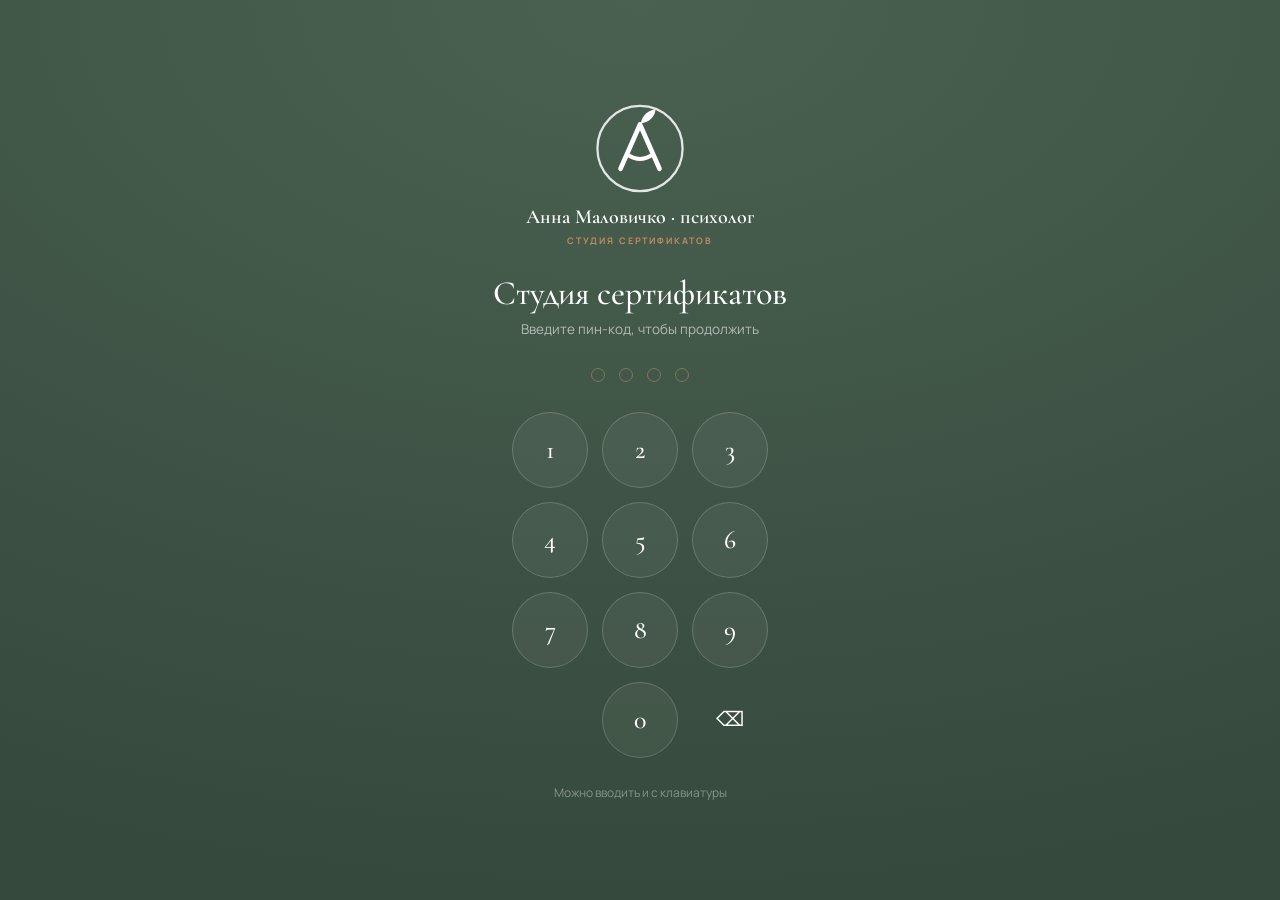
<file: gift-studio.html>
<!doctype html>
<html lang="ru">
<head>
  <meta charset="utf-8">
  <!-- страницы часто обновляются — браузер должен проверять свежесть -->
  <meta http-equiv="Cache-Control" content="no-cache">
  <meta name="viewport" content="width=device-width, initial-scale=1">
  <title>Студия сертификатов — Анна Маловичко</title>
  <meta name="robots" content="noindex, nofollow">
  <link rel="icon" href="assets/img/logo-mark.svg" type="image/svg+xml">
  <link rel="preconnect" href="https://fonts.googleapis.com">
  <link rel="preconnect" href="https://fonts.gstatic.com" crossorigin>
  <link href="https://fonts.googleapis.com/css2?family=Cormorant+Garamond:ital,wght@0,400;0,500;0,600;0,700;1,500;1,600&family=Manrope:wght@400;500;600;700&display=swap" rel="stylesheet">
  <style>
    :root{
      --sage:#4A6151; --sage-dark:#35493C; --sage-soft:#7A9081;
      --caramel:#C08A62; --caramel-dark:#A76F4A; --caramel-soft:#E9D3BF; --caramel-pale:#F5E8DC;
      --cream:#FBF9F4; --cream-soft:#F3EFE6; --ink:#2C332E; --muted:#6C756E;
      --border:#E6E1D4; --error:#d04545; --success:#2ea66d;
      --display:'Cormorant Garamond',Georgia,'Times New Roman',serif;
      --body:'Manrope',-apple-system,BlinkMacSystemFont,'Segoe UI',Roboto,Arial,sans-serif;
      --ease-out:cubic-bezier(.16,1,.3,1);
      --radius:14px; --radius-lg:22px;
      --shadow:0 10px 30px rgba(74,97,81,.08);
      --shadow-lg:0 24px 60px rgba(74,97,81,.14);
    }
    *{box-sizing:border-box;margin:0;padding:0;}
    html{-webkit-text-size-adjust:100%;}
    body{
      font-family:var(--body);font-size:15px;color:var(--ink);background:var(--cream);
      min-height:100svh;-webkit-font-smoothing:antialiased;
    }
    img{display:block;max-width:100%;height:auto;}
    /* touch-action: двойной тап по кнопкам (пин-код, чипы) не должен приближать страницу на iOS */
    button{font-family:inherit;cursor:pointer;border:0;background:none;padding:0;color:inherit;touch-action:manipulation;}
    a{color:var(--sage);text-decoration:none;touch-action:manipulation;}
    input,textarea{font-family:inherit;}

    /* ============ Экран пин-кода ============ */
    .lock{
      position:fixed;inset:0;z-index:100;display:flex;flex-direction:column;
      align-items:center;justify-content:center;padding:24px;text-align:center;
      background:radial-gradient(120% 100% at 50% 0%, #4A6151 0%, var(--sage-dark) 100%);
      color:#fff;transition:opacity .6s var(--ease-out), visibility .6s;
    }
    .lock.open{opacity:0;visibility:hidden;pointer-events:none;}
    .lock__logo{
      width:min(96px,26vw);height:auto;margin-bottom:10px;
      filter:brightness(0) invert(1);
      animation:fadeUp .8s var(--ease-out) both;
    }
    .lock__brand{
      font-family:var(--display);font-weight:600;font-size:20px;color:#fff;
      animation:fadeUp .8s var(--ease-out) .03s both;
    }
    .lock__site{
      font-size:9px;font-weight:700;letter-spacing:.22em;text-transform:uppercase;
      color:var(--caramel);margin:5px 0 26px;
      animation:fadeUp .8s var(--ease-out) .05s both;
    }
    .lock__title{font-family:var(--display);font-weight:500;font-size:clamp(26px,5vw,34px);margin-bottom:6px;animation:fadeUp .8s var(--ease-out) .15s both;}
    .lock__sub{font-size:13.5px;color:rgba(255,255,255,.6);margin-bottom:30px;animation:fadeUp .8s var(--ease-out) .2s both;}

    .lock__dots{display:flex;gap:14px;justify-content:center;margin-bottom:30px;animation:fadeUp .8s var(--ease-out) .25s both;}
    .lock__dot{
      width:14px;height:14px;border-radius:50%;
      border:1.6px solid rgba(192,138,98,.55);background:transparent;
      transition:background .2s, transform .2s, border-color .2s;
    }
    .lock__dot.on{background:var(--caramel);border-color:var(--caramel);transform:scale(1.15);}
    .lock__dots.err .lock__dot{border-color:var(--error);background:transparent;animation:shake .45s var(--ease-out);}
    @keyframes shake{0%,100%{transform:translateX(0);}20%{transform:translateX(-8px);}40%{transform:translateX(7px);}60%{transform:translateX(-5px);}80%{transform:translateX(3px);}}

    .lock__pad{
      display:grid;grid-template-columns:repeat(3, 76px);gap:14px;justify-content:center;
      animation:fadeUp .8s var(--ease-out) .3s both;
    }
    .lock__key{
      height:76px;border-radius:50%;font:500 26px/1 var(--display);color:#fff;
      border:1px solid rgba(255,255,255,.18);background:rgba(255,255,255,.05);
      transition:background .18s, border-color .18s, transform .1s;
      -webkit-tap-highlight-color:transparent;user-select:none;
    }
    .lock__key:hover{background:rgba(192,138,98,.18);border-color:var(--caramel);}
    .lock__key:active{transform:scale(.93);}
    .lock__key--fn{font-size:20px;border:none;background:transparent;}
    .lock__key--fn:hover{background:rgba(255,255,255,.07);border:none;}
    .lock__hint{margin-top:26px;font-size:12px;color:rgba(255,255,255,.4);animation:fadeUp .8s var(--ease-out) .35s both;}
    @keyframes fadeUp{from{opacity:0;transform:translateY(16px);}to{opacity:1;transform:none;}}

    /* ============ Приложение ============ */
    .app{max-width:1240px;margin:0 auto;padding:0 20px 80px;}
    .app[data-locked]{display:none;}

    .top{
      display:flex;align-items:center;justify-content:space-between;gap:16px;
      padding:22px 0 18px;border-bottom:1px solid var(--border);margin-bottom:34px;
    }
    .top__brand{display:flex;align-items:center;gap:14px;}
    .top__logo{height:40px;width:auto;}
    .top__title{font-family:var(--display);font-size:21px;font-weight:600;color:var(--sage);}
    .top__title small{display:block;font-family:var(--body);font-size:10.5px;font-weight:700;letter-spacing:.22em;text-transform:uppercase;color:var(--caramel-dark);margin-top:2px;}
    .top__lock{
      font:700 12.5px/1 var(--body);color:var(--muted);padding:10px 18px;border-radius:100px;
      border:1px solid var(--border);transition:color .2s, border-color .2s;
    }
    .top__lock:hover{color:var(--error);border-color:var(--error);}

    .cols{display:grid;grid-template-columns:minmax(0,1fr) 400px;gap:40px;align-items:start;}
    .only-mobile{display:none;}
    /* На узких экранах предпросмотр идёт ПОСЛЕ формы и НЕ липнет к экрану —
       иначе он перекрывает поля и форму нельзя заполнить */
    @media (max-width:980px){
      /* minmax(0,1fr), не 1fr: иначе колонка не может ужаться и появляется
         горизонтальный скролл на узких экранах */
      .cols{grid-template-columns:minmax(0,1fr);gap:30px;}
      .preview-wrap{position:static;}
      .only-mobile{display:inline-flex;}
    }
    @media (max-width:440px){
      .result__linkrow{flex-wrap:wrap;}
      .result__linkrow .bigbtn{width:100%;}
      .result__share .bigbtn{flex:1 1 45%;}
    }

    /* ---------- форма ---------- */
    .panel{background:#fff;border:1px solid var(--border);border-radius:var(--radius-lg);padding:clamp(22px,4vw,34px);box-shadow:var(--shadow);}
    .fgroup{margin-bottom:26px;}
    .fgroup:last-child{margin-bottom:0;}
    .flabel{display:block;font-size:12px;font-weight:700;letter-spacing:.14em;text-transform:uppercase;color:var(--sage);margin-bottom:10px;}
    .flabel .opt{color:var(--muted);font-weight:500;text-transform:none;letter-spacing:0;}
    .finput{
      width:100%;padding:14px 16px;font-size:15px;color:var(--ink);
      background:var(--cream);border:1.4px solid var(--border);border-radius:var(--radius);
      outline:none;transition:border-color .2s, box-shadow .2s;
    }
    .finput:focus{border-color:var(--caramel);box-shadow:0 0 0 4px rgba(192,138,98,.14);}
    textarea.finput{resize:vertical;min-height:76px;line-height:1.5;}

    /* ---------- свой календарь (русский, дд.мм.гггг) ----------
       Нативный input[type=date] показывает формат и язык ОС —
       поэтому поле readonly + собственный календарь. */
    .datewrap{position:relative;}
    .datewrap .finput{cursor:pointer;padding-right:46px;}
    .datewrap__icon{
      position:absolute;right:16px;top:50%;transform:translateY(-50%);
      width:18px;height:18px;color:var(--muted);pointer-events:none;
    }
    .cal{
      position:absolute;z-index:40;top:calc(100% + 8px);left:0;
      width:min(300px, 100%);background:#fff;border:1px solid var(--border);
      border-radius:var(--radius);box-shadow:var(--shadow-lg);padding:14px;
    }
    .cal__head{display:flex;align-items:center;justify-content:space-between;margin-bottom:10px;}
    .cal__title{font:700 14px/1 var(--body);color:var(--sage);}
    .cal__nav{
      width:32px;height:32px;border-radius:50%;font-size:17px;line-height:1;color:var(--sage);
      border:1px solid var(--border);transition:border-color .15s, color .15s;
    }
    .cal__nav:hover{border-color:var(--caramel);color:var(--caramel-dark);}
    .cal__grid{display:grid;grid-template-columns:repeat(7,1fr);gap:2px;text-align:center;}
    .cal__dow{font:700 10.5px/2.2 var(--body);color:var(--muted);text-transform:uppercase;}
    .cal__dow--we{color:var(--caramel-dark);}
    .cal__day{height:34px;border-radius:10px;font:600 13px/1 var(--body);color:var(--ink);transition:background .12s;}
    .cal__day:hover{background:var(--caramel-pale);}
    .cal__day.today{box-shadow:inset 0 0 0 1.4px var(--caramel);}
    .cal__day.on{background:var(--sage);color:#fff;}

    .chips{display:flex;gap:8px;flex-wrap:wrap;margin-top:10px;}
    .chip{
      font:700 13px/1 var(--body);color:var(--sage);padding:9px 15px;border-radius:100px;
      border:1.4px solid var(--border);background:#fff;
      transition:all .18s var(--ease-out);
    }
    .chip:hover{border-color:var(--caramel);color:var(--caramel-dark);}
    .chip.on{background:var(--sage);border-color:var(--sage);color:#fff;}

    /* тип события */
    .types{display:grid;grid-template-columns:repeat(auto-fill, minmax(150px, 1fr));gap:10px;}
    .type{
      position:relative;padding:14px 12px 12px;border-radius:var(--radius);text-align:center;
      border:1.4px solid var(--border);background:#fff;
      transition:all .2s var(--ease-out);
    }
    .type:hover{border-color:var(--caramel);transform:translateY(-2px);box-shadow:var(--shadow);}
    .type.on{border-color:var(--caramel-dark);background:linear-gradient(180deg,#fff, var(--caramel-pale));box-shadow:0 8px 22px rgba(192,138,98,.25);}
    .type__emoji{font-size:24px;line-height:1;margin-bottom:8px;}
    .type__name{font-size:12.5px;font-weight:700;color:var(--ink);line-height:1.3;}
    .type__anim{font-size:10.5px;color:var(--muted);margin-top:3px;line-height:1.3;}
    .type.on::after{
      content:'✓';position:absolute;top:6px;right:8px;width:17px;height:17px;border-radius:50%;
      background:var(--caramel-dark);color:#fff;font-size:10px;line-height:17px;font-weight:700;
    }

    .wish-suggest{
      margin-top:9px;font:500 12.5px/1.3 var(--body);color:var(--caramel-dark);
      border-bottom:1px dashed var(--caramel);padding-bottom:1px;
      transition:color .2s;
    }
    .wish-suggest:hover{color:var(--sage);}

    /* ---------- результат ---------- */
    .result{
      margin-top:26px;background:linear-gradient(135deg, #4A6151, var(--sage-dark));
      border-radius:var(--radius-lg);padding:clamp(22px,4vw,30px);color:#fff;box-shadow:var(--shadow-lg);
    }
    .result h3{font-family:var(--display);font-weight:600;font-size:22px;margin-bottom:4px;}
    .result p{font-size:13px;color:rgba(255,255,255,.65);margin-bottom:16px;line-height:1.5;}
    .result__linkrow{display:flex;gap:10px;margin-bottom:14px;}
    .result__link{
      flex:1;min-width:0;padding:13px 15px;font-size:13px;color:var(--caramel-pale);
      background:rgba(255,255,255,.07);border:1px solid rgba(255,255,255,.16);border-radius:var(--radius);
      outline:none;white-space:nowrap;overflow:hidden;text-overflow:ellipsis;
    }
    .bigbtn{
      display:inline-flex;align-items:center;justify-content:center;gap:9px;
      font:700 14px/1 var(--body);padding:14px 22px;border-radius:100px;white-space:nowrap;
      transition:transform .2s var(--ease-out), filter .2s, box-shadow .2s;
    }
    .bigbtn:hover{transform:translateY(-2px);filter:brightness(1.06);}
    .bigbtn svg{width:16px;height:16px;flex-shrink:0;}
    .bigbtn--gold{color:#26372E;background:linear-gradient(135deg,var(--caramel-pale),var(--caramel));box-shadow:0 10px 26px rgba(192,138,98,.35);}
    .bigbtn--line{color:#fff;border:1.4px solid rgba(255,255,255,.35);}
    .bigbtn--line:hover{border-color:var(--caramel);color:var(--caramel-pale);}
    .result__share{display:flex;gap:10px;flex-wrap:wrap;}
    .copied{color:var(--success) !important;background:#e8f7ef !important;}

    /* ---------- предпросмотр ---------- */
    .preview-wrap{position:sticky;top:20px;}
    .preview-head{display:flex;align-items:center;justify-content:space-between;margin-bottom:12px;}
    .preview-head .flabel{margin:0;}
    .preview-replay{
      font:700 12.5px/1 var(--body);color:var(--caramel-dark);padding:8px 14px;border-radius:100px;
      border:1.4px solid var(--caramel);transition:all .2s;
    }
    .preview-replay:hover{background:var(--caramel-pale);}
    .phone{
      position:relative;margin:0 auto;width:min(100%, 340px);
      border-radius:36px;padding:10px;background:var(--sage-dark);
      box-shadow:var(--shadow-lg), inset 0 0 0 1.6px rgba(192,138,98,.5);
    }
    .phone__screen{position:relative;border-radius:27px;overflow:hidden;background:var(--cream);height:0;padding-bottom:198%;}
    .phone__screen iframe{
      position:absolute;top:0;left:0;width:390px;height:772px;border:0;
      transform-origin:0 0; /* масштаб выставляет JS */
      pointer-events:none;
    }
    .preview-note{margin-top:12px;text-align:center;font-size:12px;color:var(--muted);line-height:1.5;}

    /* ---------- история ---------- */
    .history{margin-top:44px;}
    .history h2{font-family:var(--display);font-weight:600;font-size:26px;color:var(--sage);margin-bottom:6px;}
    .history > p{font-size:13px;color:var(--muted);margin-bottom:18px;}
    .history__empty{padding:26px;border:1.4px dashed var(--border);border-radius:var(--radius-lg);text-align:center;color:var(--muted);font-size:13.5px;}
    .hitem{
      display:flex;align-items:center;gap:14px;flex-wrap:wrap;
      background:#fff;border:1px solid var(--border);border-radius:var(--radius);
      padding:14px 18px;margin-bottom:10px;box-shadow:var(--shadow);
    }
    .hitem__emoji{font-size:22px;}
    .hitem__info{flex:1;min-width:160px;}
    .hitem__name{font-weight:700;font-size:14.5px;color:var(--ink);}
    .hitem__sub{font-size:12px;color:var(--muted);margin-top:2px;}
    .hitem__btn{
      font:700 12.5px/1 var(--body);color:var(--sage);padding:9px 14px;border-radius:100px;
      border:1.4px solid var(--border);transition:all .18s;
    }
    .hitem__btn:hover{border-color:var(--caramel);color:var(--caramel-dark);}
    .hitem__btn--del:hover{border-color:var(--error);color:var(--error);}
  </style>
</head>
<body>

  <!-- ============ Пин-код ============ -->
  <div class="lock" id="lock">
    <img class="lock__logo" src="assets/img/logo-mark.svg" alt="Логотип — монограмма А">
    <div class="lock__brand">Анна Маловичко · психолог</div>
    <div class="lock__site">студия сертификатов</div>
    <h1 class="lock__title">Студия сертификатов</h1>
    <p class="lock__sub">Введите пин-код, чтобы продолжить</p>
    <div class="lock__dots" id="dots">
      <span class="lock__dot"></span><span class="lock__dot"></span>
      <span class="lock__dot"></span><span class="lock__dot"></span>
    </div>
    <div class="lock__pad" id="pad">
      <button class="lock__key" data-d="1">1</button>
      <button class="lock__key" data-d="2">2</button>
      <button class="lock__key" data-d="3">3</button>
      <button class="lock__key" data-d="4">4</button>
      <button class="lock__key" data-d="5">5</button>
      <button class="lock__key" data-d="6">6</button>
      <button class="lock__key" data-d="7">7</button>
      <button class="lock__key" data-d="8">8</button>
      <button class="lock__key" data-d="9">9</button>
      <span></span>
      <button class="lock__key" data-d="0">0</button>
      <button class="lock__key lock__key--fn" data-d="del" aria-label="Стереть">⌫</button>
    </div>
    <div class="lock__hint">Можно вводить и с клавиатуры</div>
  </div>

  <!-- ============ Приложение ============ -->
  <div class="app" id="app" data-locked>
    <header class="top">
      <div class="top__brand">
        <img class="top__logo" src="assets/img/logo-mark.svg" alt="Логотип — монограмма А">
        <div class="top__title">Студия сертификатов
          <small>Анна Маловичко · психолог</small>
        </div>
      </div>
      <button class="top__lock" id="lockBtn">Выйти</button>
    </header>

    <div class="cols">
      <!-- Форма -->
      <div>
        <div class="panel">
          <div class="fgroup">
            <label class="flabel" for="fName">Имя и фамилия получателя</label>
            <input class="finput" id="fName" type="text" placeholder="Например: Мария Иванова" autocomplete="off">
          </div>

          <div class="fgroup">
            <label class="flabel" for="fAmount">Сумма сертификата, ₽</label>
            <input class="finput" id="fAmount" type="number" inputmode="numeric" min="500" step="500" placeholder="5000">
            <div class="chips" id="amountChips">
              <button class="chip" data-v="2500">2 500</button>
              <button class="chip" data-v="3000">3 000</button>
              <button class="chip" data-v="5000">5 000</button>
              <button class="chip" data-v="7500">7 500</button>
              <button class="chip" data-v="10000">10 000</button>
              <button class="chip" data-v="15000">15 000</button>
            </div>
          </div>

          <div class="fgroup">
            <span class="flabel">Повод — своя анимация для каждого</span>
            <div class="types" id="types"></div>
          </div>

          <div class="fgroup">
            <label class="flabel" for="fExpiry">Действителен до</label>
            <div class="datewrap">
              <input class="finput" id="fExpiry" type="text" readonly placeholder="дд.мм.гггг" aria-label="Действителен до, формат дд.мм.гггг">
              <svg class="datewrap__icon" viewBox="0 0 24 24" fill="none" stroke="currentColor" stroke-width="2" stroke-linecap="round" stroke-linejoin="round" aria-hidden="true"><rect x="3" y="4" width="18" height="18" rx="2"/><line x1="16" y1="2" x2="16" y2="6"/><line x1="8" y1="2" x2="8" y2="6"/><line x1="3" y1="10" x2="21" y2="10"/></svg>
              <div class="cal" id="cal" hidden></div>
            </div>
            <div class="chips" id="expiryChips">
              <button class="chip" data-m="3">3 месяца</button>
              <button class="chip on" data-m="6">6 месяцев</button>
              <button class="chip" data-m="12">1 год</button>
            </div>
          </div>

          <div class="fgroup">
            <label class="flabel" for="fMessage">Пожелание <span class="opt">— необязательно</span></label>
            <textarea class="finput" id="fMessage" maxlength="220" placeholder="Тёплые слова, которые увидит получатель…"></textarea>
            <button class="wish-suggest" id="wishSuggest">✨ Подставить готовое пожелание</button>
          </div>

          <div class="fgroup only-mobile" style="margin-top:-6px">
            <button class="bigbtn" id="toPreview" style="width:100%;color:var(--sage);border:1.4px solid var(--caramel);background:var(--caramel-pale)">
              👁 Посмотреть предпросмотр
            </button>
          </div>
        </div>

        <!-- Результат -->
        <div class="result">
          <h3>Ссылка на сертификат</h3>
          <p>Отправьте её получателю или покупателю — сертификат откроется красиво, с анимацией. Номер: <strong id="certNoOut" style="color:var(--caramel-pale)">—</strong></p>
          <div class="result__linkrow">
            <input class="result__link" id="linkOut" readonly value="Заполните имя и сумму…" aria-label="Ссылка на сертификат">
            <button class="bigbtn bigbtn--gold" id="copyBtn">
              <svg viewBox="0 0 24 24" fill="none" stroke="currentColor" stroke-width="2" stroke-linecap="round" stroke-linejoin="round" aria-hidden="true"><rect x="9" y="9" width="13" height="13" rx="2"/><path d="M5 15H4a2 2 0 0 1-2-2V4a2 2 0 0 1 2-2h9a2 2 0 0 1 2 2v1"/></svg>
              Копировать
            </button>
          </div>
          <div class="result__share">
            <a class="bigbtn bigbtn--line" id="waShare" target="_blank" rel="noopener">
              <svg viewBox="0 0 24 24" fill="currentColor" aria-hidden="true"><path d="M12 2a10 10 0 0 0-8.6 15.1L2 22l5-1.3A10 10 0 1 0 12 2zm5.4 14.1c-.2.7-1.3 1.3-1.9 1.4-.5.1-1.1.1-1.8-.1-.4-.1-1-.3-1.7-.6-2.9-1.3-4.8-4.2-5-4.4-.1-.2-1.2-1.6-1.2-3s.7-2.1 1-2.4c.2-.3.5-.3.7-.3h.5c.2 0 .4 0 .6.5.2.6.8 2 .9 2.1.1.2.1.3 0 .5-.1.2-.1.3-.3.5l-.4.5c-.1.1-.3.3-.1.6.2.3.8 1.3 1.7 2.1 1.2 1.1 2.2 1.4 2.5 1.5.3.2.5.1.7-.1.2-.2.8-.9 1-1.2.2-.3.4-.3.7-.2.3.1 1.9.9 2.2 1.1.3.2.5.2.6.4.1.1.1.7-.1 1.4z"/></svg>
              WhatsApp
            </a>
            <a class="bigbtn bigbtn--line" id="tgShare" target="_blank" rel="noopener">
              <svg viewBox="0 0 24 24" fill="currentColor" aria-hidden="true"><path d="M21.9 4.6c.3-1.2-.9-2.2-2-1.7L2.7 9.9c-1.2.5-1.1 2.2.1 2.6l4.4 1.4 1.7 5.2c.3 1 1.6 1.3 2.4.5l2.4-2.4 4.4 3.2c.9.7 2.2.2 2.4-.9l3.3-14.9zM8.2 12.9l9.3-5.7c.2-.1.4.2.2.3l-7.7 7-.3 3.2-1.5-4.8z"/></svg>
              Telegram
            </a>
            <a class="bigbtn bigbtn--line" id="openFull" target="_blank" rel="noopener">
              <svg viewBox="0 0 24 24" fill="none" stroke="currentColor" stroke-width="2" stroke-linecap="round" stroke-linejoin="round" aria-hidden="true"><path d="M18 13v6a2 2 0 0 1-2 2H5a2 2 0 0 1-2-2V8a2 2 0 0 1 2-2h6"/><polyline points="15 3 21 3 21 9"/><line x1="10" y1="14" x2="21" y2="3"/></svg>
              Открыть
            </a>
            <button class="bigbtn bigbtn--line" id="newBtn" title="Очистить форму и создать следующий сертификат">
              ＋ Новый сертификат
            </button>
          </div>
        </div>
      </div>

      <!-- Предпросмотр -->
      <div class="preview-wrap">
        <div class="preview-head">
          <span class="flabel">Живой предпросмотр</span>
          <button class="preview-replay" id="replayBtn">▶ Проиграть заново</button>
        </div>
        <div class="phone">
          <div class="phone__screen" id="phoneScreen">
            <iframe id="pv" title="Предпросмотр сертификата"></iframe>
          </div>
        </div>
        <p class="preview-note">Так получатель увидит сертификат на телефоне.<br>Нажмите «Проиграть заново», чтобы посмотреть анимацию открытия.</p>
      </div>
    </div>

    <!-- История -->
    <section class="history">
      <h2>Выданные сертификаты</h2>
      <p id="histNote">Загружаю историю…</p>
      <div id="historyList"></div>
    </section>
  </div>

  <script>
  'use strict';
  /* ============================================================
     Студия подарочных сертификатов (закрытая, по пин-коду).
     Формирует ссылку на gift.html с данными в base64url:
     gift.html#1.<base64url(JSON)> — бэкенда нет, всё в ссылке.
     ============================================================ */

  /* ---------- пин-код ---------- */
  var lock = document.getElementById('lock');
  var app = document.getElementById('app');
  var dots = document.getElementById('dots');
  var dotEls = dots.querySelectorAll('.lock__dot');
  var pin = '';
  var PIN_OK = atob('MTIzNA=='); /* пин-код Анны (4 цифры) */
  var PIN_LEN = PIN_OK.length;

  function unlockApp(){
    lock.classList.add('open');
    app.removeAttribute('data-locked');
    /* пин сохраняем на сессию: им же авторизуются запросы к gift-api.php */
    sessionStorage.setItem('am_gift_auth', pin);
    initApp();
  }
  function renderDots(){
    dotEls.forEach(function(d, i){ d.classList.toggle('on', i < pin.length); });
  }
  function pinInput(d){
    if(d === 'del'){ pin = pin.slice(0, -1); renderDots(); return; }
    if(pin.length >= PIN_LEN) return;
    pin += d; renderDots();
    if(pin.length === PIN_LEN){
      if(pin === PIN_OK){ setTimeout(unlockApp, 180); }
      else {
        dots.classList.add('err');
        setTimeout(function(){ dots.classList.remove('err'); pin = ''; renderDots(); }, 550);
      }
    }
  }
  document.getElementById('pad').addEventListener('click', function(e){
    var b = e.target.closest('[data-d]');
    if(b) pinInput(b.dataset.d);
  });
  document.addEventListener('keydown', function(e){
    if(!lock.classList.contains('open')){
      if(/^[0-9]$/.test(e.key)) pinInput(e.key);
      else if(e.key === 'Backspace') pinInput('del');
    }
  });
  document.getElementById('lockBtn').addEventListener('click', function(){
    sessionStorage.removeItem('am_gift_auth');
    location.reload();
  });

  /* ---------- поводы (id должны совпадать с THEMES в gift.html) ---------- */
  var TYPES = [
    { id:'universal', emoji:'🌿', name:'Забота о себе', anim:'тёплое сияние',
      wish:'Это время — только для тебя. Позаботься о себе так, как ты заботишься о других.' },
    { id:'birthday', emoji:'🎉', name:'День рождения', anim:'конфетти и шары',
      wish:'С днём рождения! Пусть этот год будет добрым к тебе — а этот подарок станет временем для самого важного человека: тебя.' },
    { id:'support', emoji:'🕊️', name:'Поддержка', anim:'летящие листья',
      wish:'Я рядом. Пусть эти встречи станут местом, где можно выдохнуть и набраться сил.' },
    { id:'newyear', emoji:'🎄', name:'Новый год', anim:'снег и фейерверк',
      wish:'С Новым годом! Пусть он начнётся с заботы о себе — самой важной инвестиции.' },
    { id:'march8', emoji:'🌷', name:'8 Марта', anim:'весенние лепестки',
      wish:'С 8 Марта! Ты заслуживаешь внимания, тепла и времени для себя.' },
    { id:'love', emoji:'❤️', name:'От всего сердца', anim:'парящие сердца',
      wish:'От всего сердца — самому дорогому человеку. Береги себя, ты очень важен для меня.' }
  ];

  /* ---------- состояние формы ---------- */
  var state = { name:'', amount:'', type:'universal', expiry:'', message:'', certNo:'' };
  /* Номер сертификата уникален: после сохранения в историю любое изменение
     формы = уже НОВЫЙ сертификат, и он получает новый номер (иначе второй
     сертификат перезаписывал бы первый в истории). */
  var savedCurrent = false;
  function touchForm(){
    if(savedCurrent){ state.certNo = newCertNo(); savedCurrent = false; }
  }

  function newCertNo(){
    var d = new Date();
    var yy = String(d.getFullYear()).slice(-2);
    var mm = ('0' + (d.getMonth() + 1)).slice(-2);
    return 'AM-' + yy + mm + '-' + String(1000 + Math.floor(Math.random() * 9000));
  }

  function plusMonths(m){
    var d = new Date();
    d.setMonth(d.getMonth() + m);
    return d.toISOString().slice(0, 10);
  }

  /* даты храним в ISO (для ссылки), показываем всегда как дд.мм.гггг */
  function fmtRu(iso){
    if(!iso) return '';
    var p = iso.split('-');
    return p[2] + '.' + p[1] + '.' + p[0];
  }
  function isoOf(y, m, d){
    return y + '-' + ('0' + (m + 1)).slice(-2) + '-' + ('0' + d).slice(-2);
  }

  /* ---------- кодирование ссылки ---------- */
  function encodeData(obj){
    var bytes = new TextEncoder().encode(JSON.stringify(obj));
    var bin = '';
    for(var i = 0; i < bytes.length; i++) bin += String.fromCharCode(bytes[i]);
    return '1.' + btoa(bin).replace(/\+/g, '-').replace(/\//g, '_').replace(/=+$/, '');
  }
  function viewerBase(){
    return location.href.split(/[?#]/)[0].replace(/gift-studio\.html$/, 'gift.html');
  }
  function buildUrl(){
    if(!state.name.trim() || !Number(state.amount)) return null;
    var payload = {
      n: state.name.trim(),
      a: Number(state.amount),
      t: state.type,
      k: state.certNo
    };
    if(state.expiry) payload.e = state.expiry;
    if(state.message.trim()) payload.m = state.message.trim();
    return viewerBase() + '#' + encodeData(payload);
  }

  /* ---------- инициализация приложения ---------- */
  var inited = false;
  function initApp(){
    if(inited) return; inited = true;

    state.certNo = newCertNo();
    state.expiry = plusMonths(6);

    /* карточки поводов */
    var typesEl = document.getElementById('types');
    TYPES.forEach(function(t){
      var b = document.createElement('button');
      b.className = 'type' + (t.id === state.type ? ' on' : '');
      b.dataset.id = t.id;
      b.innerHTML = '<div class="type__emoji">' + t.emoji + '</div>' +
        '<div class="type__name">' + t.name + '</div>' +
        '<div class="type__anim">' + t.anim + '</div>';
      b.addEventListener('click', function(){
        touchForm();
        state.type = t.id;
        typesEl.querySelectorAll('.type').forEach(function(x){ x.classList.toggle('on', x.dataset.id === t.id); });
        update(true);
      });
      typesEl.appendChild(b);
    });

    var fName = document.getElementById('fName');
    var fAmount = document.getElementById('fAmount');
    var fExpiry = document.getElementById('fExpiry');
    var fMessage = document.getElementById('fMessage');
    fExpiry.value = fmtRu(state.expiry);

    fName.addEventListener('input', function(){ touchForm(); state.name = fName.value; update(); });
    fAmount.addEventListener('input', function(){
      touchForm(); state.amount = fAmount.value;
      document.querySelectorAll('#amountChips .chip').forEach(function(c){ c.classList.toggle('on', c.dataset.v === fAmount.value); });
      update();
    });
    fMessage.addEventListener('input', function(){ touchForm(); state.message = fMessage.value; update(); });

    /* ---------- русский календарь для «Действителен до» ---------- */
    var MONTHS = ['Январь','Февраль','Март','Апрель','Май','Июнь',
                  'Июль','Август','Сентябрь','Октябрь','Ноябрь','Декабрь'];
    var DOW = ['Пн','Вт','Ср','Чт','Пт','Сб','Вс'];
    var calEl = document.getElementById('cal');
    var calView = new Date();

    function renderCal(){
      var y = calView.getFullYear(), m = calView.getMonth();
      var shift = (new Date(y, m, 1).getDay() + 6) % 7; /* неделя с понедельника */
      var dim = new Date(y, m + 1, 0).getDate();
      var t = new Date();
      var todayIso = isoOf(t.getFullYear(), t.getMonth(), t.getDate());
      var html = '<div class="cal__head">' +
        '<button type="button" class="cal__nav" data-nav="-1" aria-label="Предыдущий месяц">‹</button>' +
        '<div class="cal__title">' + MONTHS[m] + ' ' + y + '</div>' +
        '<button type="button" class="cal__nav" data-nav="1" aria-label="Следующий месяц">›</button>' +
        '</div><div class="cal__grid">';
      DOW.forEach(function(d, i){
        html += '<span class="cal__dow' + (i >= 5 ? ' cal__dow--we' : '') + '">' + d + '</span>';
      });
      for(var i = 0; i < shift; i++) html += '<span></span>';
      for(var d = 1; d <= dim; d++){
        var iso = isoOf(y, m, d);
        html += '<button type="button" class="cal__day' +
          (iso === state.expiry ? ' on' : '') + (iso === todayIso ? ' today' : '') +
          '" data-iso="' + iso + '">' + d + '</button>';
      }
      calEl.innerHTML = html + '</div>';
    }
    function openCal(){
      calView = state.expiry ? new Date(state.expiry + 'T00:00:00') : new Date();
      renderCal();
      calEl.hidden = false;
    }
    fExpiry.addEventListener('click', function(){
      if(calEl.hidden) openCal(); else calEl.hidden = true;
    });
    calEl.addEventListener('click', function(e){
      var nav = e.target.closest('[data-nav]');
      if(nav){
        calView.setMonth(calView.getMonth() + Number(nav.dataset.nav));
        renderCal();
        return;
      }
      var day = e.target.closest('[data-iso]');
      if(day){
        touchForm();
        state.expiry = day.dataset.iso;
        fExpiry.value = fmtRu(state.expiry);
        document.querySelectorAll('#expiryChips .chip').forEach(function(c){ c.classList.remove('on'); });
        calEl.hidden = true;
        update();
      }
    });
    document.addEventListener('click', function(e){
      if(!e.target.closest('.datewrap')) calEl.hidden = true;
    });

    document.getElementById('amountChips').addEventListener('click', function(e){
      var c = e.target.closest('.chip'); if(!c) return;
      touchForm();
      fAmount.value = c.dataset.v; state.amount = c.dataset.v;
      this.querySelectorAll('.chip').forEach(function(x){ x.classList.toggle('on', x === c); });
      update(true);
    });
    document.getElementById('expiryChips').addEventListener('click', function(e){
      var c = e.target.closest('.chip'); if(!c) return;
      touchForm();
      state.expiry = plusMonths(Number(c.dataset.m));
      fExpiry.value = fmtRu(state.expiry);
      this.querySelectorAll('.chip').forEach(function(x){ x.classList.toggle('on', x === c); });
      update();
    });

    document.getElementById('wishSuggest').addEventListener('click', function(){
      touchForm();
      var t = TYPES.find(function(x){ return x.id === state.type; });
      fMessage.value = t.wish; state.message = t.wish; update();
    });

    /* «Новый сертификат» — очистить форму под следующего получателя */
    document.getElementById('newBtn').addEventListener('click', function(){
      state.name = ''; state.amount = ''; state.message = '';
      state.expiry = plusMonths(6);
      state.certNo = newCertNo(); savedCurrent = false;
      fName.value = ''; fAmount.value = ''; fMessage.value = '';
      fExpiry.value = fmtRu(state.expiry);
      document.querySelectorAll('#amountChips .chip').forEach(function(c){ c.classList.remove('on'); });
      document.querySelectorAll('#expiryChips .chip').forEach(function(c){ c.classList.toggle('on', c.dataset.m === '6'); });
      update(true);
      document.querySelector('.panel').scrollIntoView({ behavior:'smooth', block:'start' });
      setTimeout(function(){ fName.focus(); }, 500);
    });

    /* мобильная кнопка «к предпросмотру» */
    document.getElementById('toPreview').addEventListener('click', function(){
      document.querySelector('.preview-wrap').scrollIntoView({ behavior:'smooth', block:'start' });
    });

    /* копирование и шаринг */
    var copyBtn = document.getElementById('copyBtn');
    copyBtn.addEventListener('click', function(){
      var url = buildUrl();
      if(!url){ flashLink(); return; }
      (navigator.clipboard ? navigator.clipboard.writeText(url) : Promise.reject())
        .catch(function(){
          var inp = document.getElementById('linkOut');
          inp.select(); document.execCommand('copy');
        })
        .then(function(){
          copyBtn.classList.add('copied');
          copyBtn.lastChild.textContent = ' Скопировано';
          setTimeout(function(){
            copyBtn.classList.remove('copied');
            copyBtn.lastChild.textContent = ' Копировать';
          }, 1800);
        });
      saveToHistory(url);
    });
    ['waShare', 'tgShare', 'openFull'].forEach(function(id){
      document.getElementById(id).addEventListener('click', function(e){
        if(!buildUrl()){ e.preventDefault(); flashLink(); return; }
        saveToHistory(buildUrl());
      });
    });

    document.getElementById('replayBtn').addEventListener('click', function(){ refreshPreview(); });

    /* масштаб iframe-превью под ширину «телефона» */
    function scalePreview(){
      var screen = document.getElementById('phoneScreen');
      var s = screen.clientWidth / 390;
      var f = document.getElementById('pv');
      f.style.transform = 'scale(' + s + ')';
      f.style.height = (screen.clientHeight / s) + 'px';
    }
    window.addEventListener('resize', scalePreview);
    scalePreview();

    update(true);
    initHistory();
  }

  function flashLink(){
    var inp = document.getElementById('linkOut');
    inp.style.borderColor = 'var(--error)';
    inp.style.color = '#f3b0b0';
    setTimeout(function(){ inp.style.borderColor = ''; inp.style.color = ''; }, 1200);
  }

  /* ---------- обновление ссылки и превью ---------- */
  var pvTimer = null;
  function update(immediate){
    var url = buildUrl();
    var linkOut = document.getElementById('linkOut');
    document.getElementById('certNoOut').textContent = state.certNo;
    linkOut.value = url || 'Заполните имя и сумму…';

    var name = state.name.trim() || 'вас';
    var shareText = '🎁 Подарочный сертификат от психолога Анны Маловичко для ' + name + '. Откройте по ссылке:';
    if(url){
      document.getElementById('waShare').href = 'https://wa.me/?text=' + encodeURIComponent(shareText + ' ' + url);
      document.getElementById('tgShare').href = 'https://t.me/share/url?url=' + encodeURIComponent(url) + '&text=' + encodeURIComponent(shareText);
      document.getElementById('openFull').href = url;
    }

    clearTimeout(pvTimer);
    pvTimer = setTimeout(refreshPreview, immediate ? 60 : 600);
  }

  var pvSeq = 0;
  /* метка запуска страницы: делает адрес предпросмотра уникальным между
     сессиями, иначе браузер отдаёт iframe из кэша со старой версией */
  var PV_BOOT = Date.now().toString(36);
  function previewUrl(){
    var payload = {
      n: state.name.trim() || 'Мария Иванова',
      a: Number(state.amount) || 5000,
      t: state.type,
      k: state.certNo
    };
    if(state.expiry) payload.e = state.expiry;
    if(state.message.trim()) payload.m = state.message.trim();
    /* r меняется не только в hash (иначе iframe не перезагружается) и не
       повторяется между сессиями (иначе предпросмотр придёт из кэша) */
    return viewerBase() + '?pv=1&r=' + PV_BOOT + '-' + (++pvSeq) + '#' + encodeData(payload);
  }
  function refreshPreview(){
    document.getElementById('pv').src = previewUrl();
  }

  /* ---------- история ----------
     Источник правды — хостинг (gift-api.php → gift-data/history.json):
     история общая для всех устройств Анны. localStorage — кэш и
     запасной вариант, если сервер недоступен (например, локальный запуск
     или хостинг без PHP). */
  var API_URL = 'gift-api.php';
  var serverOk = null; /* null — ещё не знаем, true/false — результат */

  function apiCall(payload){
    payload.pin = sessionStorage.getItem('am_gift_auth') || '';
    return fetch(API_URL, { method:'POST', body: JSON.stringify(payload) })
      .then(function(r){ return r.json(); })
      .then(function(d){
        if(!d || !d.ok) throw new Error(d && d.error || 'api');
        return d.list || [];
      });
  }
  function histNote(){
    var el = document.getElementById('histNote');
    if(serverOk) el.textContent = 'История сохраняется на сайте и видна с любого устройства. Ссылку можно скопировать повторно в любой момент.';
    else el.textContent = 'Сервер истории недоступен — записи хранятся только в этом браузере.';
  }

  function loadHistory(){
    try{ return JSON.parse(localStorage.getItem('am_gift_history') || '[]'); }
    catch(e){ return []; }
  }
  function cacheHistory(list){
    try{ localStorage.setItem('am_gift_history', JSON.stringify(list.slice(0, 40))); }catch(e){}
  }

  /* первая загрузка: тянем с сервера; локальные записи, которых там нет
     (созданные до синхронизации), досылаем на сервер */
  function initHistory(){
    apiCall({ action:'list' }).then(function(serverList){
      serverOk = true;
      var known = {};
      serverList.forEach(function(x){ known[x.k] = 1; });
      var missing = loadHistory().filter(function(x){ return x.k && !known[x.k]; });
      if(!missing.length){
        cacheHistory(serverList); histNote(); renderHistory(serverList); return;
      }
      var chain = Promise.resolve(serverList);
      missing.reverse().forEach(function(item){
        chain = chain.then(function(){ return apiCall({ action:'save', item:item }); });
      });
      chain.then(function(finalList){
        cacheHistory(finalList); histNote(); renderHistory(finalList);
      });
    }).catch(function(){
      serverOk = false; histNote(); renderHistory(loadHistory());
    });
  }

  function saveToHistory(url){
    if(!url) return;
    var item = {
      k: state.certNo, n: state.name.trim(), a: Number(state.amount),
      t: state.type, e: state.expiry, url: url, ts: Date.now()
    };
    savedCurrent = true;
    /* локальный кэш обновляем сразу, сервер — следом */
    var list = loadHistory().filter(function(x){ return x.k !== item.k; });
    list.unshift(item);
    cacheHistory(list);
    renderHistory(list);
    apiCall({ action:'save', item:item }).then(function(serverList){
      serverOk = true; cacheHistory(serverList); histNote(); renderHistory(serverList);
    }).catch(function(){ serverOk = false; histNote(); });
  }

  function deleteFromHistory(k){
    var list = loadHistory().filter(function(x){ return x.k !== k; });
    cacheHistory(list);
    renderHistory(list);
    apiCall({ action:'delete', k:k }).then(function(serverList){
      serverOk = true; cacheHistory(serverList); histNote(); renderHistory(serverList);
    }).catch(function(){ serverOk = false; histNote(); });
  }

  function renderHistory(list){
    var listEl = document.getElementById('historyList');
    if(!list) list = loadHistory();
    if(!list.length){
      listEl.innerHTML = '<div class="history__empty">Пока пусто. Создайте первый сертификат и нажмите «Копировать» — он появится здесь.</div>';
      return;
    }
    listEl.innerHTML = '';
    list.forEach(function(item){
      var t = TYPES.find(function(x){ return x.id === item.t; }) || TYPES[0];
      var d = new Date(item.ts);
      var row = document.createElement('div');
      row.className = 'hitem';
      row.innerHTML =
        '<div class="hitem__emoji">' + t.emoji + '</div>' +
        '<div class="hitem__info">' +
          '<div class="hitem__name"></div>' +
          '<div class="hitem__sub">' + Number(item.a).toLocaleString('ru-RU') + ' ₽ · ' + t.name +
            ' · ' + item.k + ' · ' + ('0'+d.getDate()).slice(-2) + '.' + ('0'+(d.getMonth()+1)).slice(-2) + '.' + d.getFullYear() + '</div>' +
        '</div>' +
        '<button class="hitem__btn" data-act="copy">Копировать ссылку</button>' +
        '<a class="hitem__btn" target="_blank" rel="noopener" data-act="open">Открыть</a>' +
        '<button class="hitem__btn hitem__btn--del" data-act="del" aria-label="Удалить">✕</button>';
      row.querySelector('.hitem__name').textContent = item.n || '—';
      row.querySelector('[data-act="open"]').href = item.url;
      row.querySelector('[data-act="copy"]').addEventListener('click', function(){
        var b = this;
        (navigator.clipboard ? navigator.clipboard.writeText(item.url) : Promise.reject()).then(function(){
          b.textContent = '✓ Скопировано';
          setTimeout(function(){ b.textContent = 'Копировать ссылку'; }, 1600);
        }).catch(function(){ prompt('Скопируйте ссылку:', item.url); });
      });
      row.querySelector('[data-act="del"]').addEventListener('click', function(){
        deleteFromHistory(item.k);
      });
      listEl.appendChild(row);
    });
  }

  /* ---------- автологин в рамках сессии ---------- */
  if(sessionStorage.getItem('am_gift_auth') === PIN_OK){
    pin = PIN_OK;
    lock.classList.add('open');
    app.removeAttribute('data-locked');
    initApp();
  }
  </script>
</body>
</html>
</file>
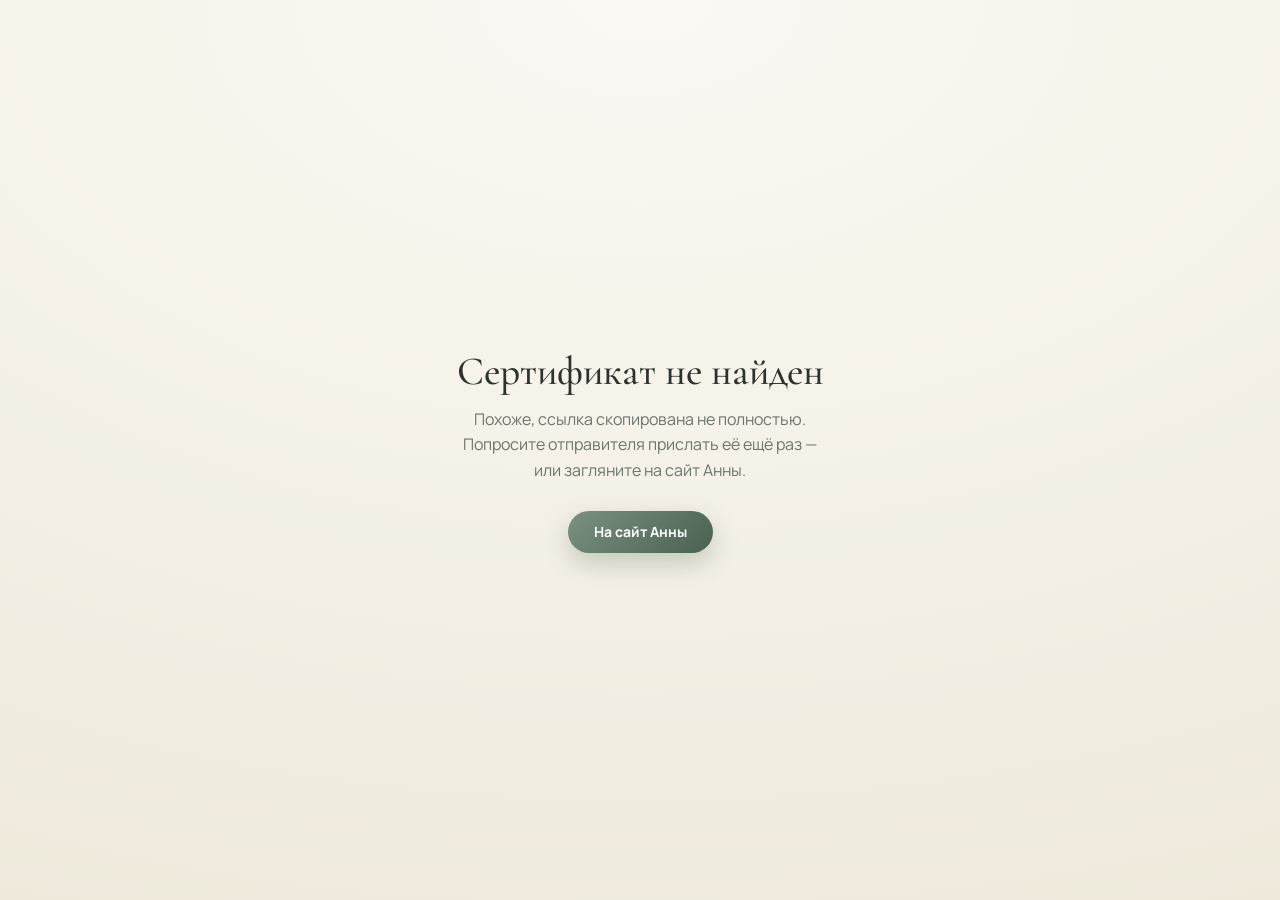
<file: gift.html>
<!doctype html>
<html lang="ru">
<head>
  <meta charset="utf-8">
  <!-- страницы часто обновляются — браузер должен проверять свежесть -->
  <meta http-equiv="Cache-Control" content="no-cache">
  <meta name="viewport" content="width=device-width, initial-scale=1">
  <title>Подарочный сертификат — Анна Маловичко, психолог</title>
  <meta name="robots" content="noindex">
  <meta property="og:title" content="Подарочный сертификат — Анна Маловичко">
  <meta property="og:description" content="Вам подарили сертификат на консультации психолога Анны Маловичко. Откройте, чтобы посмотреть.">
  <link rel="icon" href="assets/img/logo-mark.svg" type="image/svg+xml">
  <link rel="preconnect" href="https://fonts.googleapis.com">
  <link rel="preconnect" href="https://fonts.gstatic.com" crossorigin>
  <link href="https://fonts.googleapis.com/css2?family=Cormorant+Garamond:ital,wght@0,400;0,500;0,600;0,700;1,500;1,600&family=Manrope:wght@400;500;600;700&display=swap" rel="stylesheet">
  <style>
    :root{
      --sage:#4A6151; --sage-dark:#35493C; --sage-soft:#7A9081;
      --caramel:#C08A62; --caramel-dark:#A76F4A; --caramel-soft:#E9D3BF; --caramel-pale:#F5E8DC;
      --cream:#FBF9F4; --cream-soft:#F3EFE6; --ink:#2C332E; --muted:#6C756E;
      --display:'Cormorant Garamond',Georgia,'Times New Roman',serif;
      --body:'Manrope',-apple-system,BlinkMacSystemFont,'Segoe UI',Roboto,Arial,sans-serif;
      --ease-out:cubic-bezier(.16,1,.3,1);
      /* тема повода — переопределяется из JS */
      --page-bg1:#FBF9F4; --page-bg2:#EEE9DB; --page-ink:#2C332E; --page-muted:#6C756E;
      --theme-accent:#C08A62;
    }
    *{box-sizing:border-box;margin:0;padding:0;}
    [hidden]{display:none !important;}
    html{-webkit-text-size-adjust:100%;}
    body{
      font-family:var(--body);color:var(--page-ink);
      background:radial-gradient(130% 110% at 50% 0%, var(--page-bg1) 0%, var(--page-bg2) 100%) fixed;
      min-height:100svh;-webkit-font-smoothing:antialiased;overflow-x:hidden;
    }
    img{display:block;max-width:100%;height:auto;}
    /* touch-action: чтобы двойной тап по кнопкам не приближал страницу на iOS */
    button{font-family:inherit;cursor:pointer;border:0;background:none;color:inherit;touch-action:manipulation;}
    a{color:inherit;text-decoration:none;touch-action:manipulation;}

    /* ---------- канвас с частицами ---------- */
    #fx{position:fixed;inset:0;width:100%;height:100%;z-index:50;pointer-events:none;}

    /* ---------- интро ---------- */
    .intro{
      position:fixed;inset:0;z-index:30;display:flex;flex-direction:column;
      align-items:center;justify-content:center;text-align:center;padding:24px;gap:0;
      transition:opacity .8s var(--ease-out), transform .8s var(--ease-out);
    }
    .intro.out{opacity:0;transform:scale(1.12);pointer-events:none;}
    .intro__logowrap{
      position:relative;margin-bottom:16px;
      animation:sealIn 1.1s var(--ease-out) .2s both, sealFloat 5.5s ease-in-out 1.4s infinite;
    }
    .intro__logowrap::before{
      content:'';position:absolute;inset:-52px -66px;border-radius:50%;
      background:radial-gradient(ellipse, rgba(192,138,98,.28) 0%, rgba(192,138,98,0) 68%);
      animation:pulse 3.2s ease-in-out infinite;
    }
    .intro__logo{position:relative;width:min(120px,30vw);height:auto;margin:0 auto;}
    body.dark .intro__logo{filter:brightness(0) invert(1);}
    .intro__brand{
      position:relative;font-family:var(--display);font-weight:600;
      font-size:clamp(20px,4.6vw,26px);color:var(--page-ink);margin-top:12px;
    }
    .intro__site{
      font-size:10px;font-weight:700;letter-spacing:.24em;text-transform:uppercase;
      color:var(--theme-accent);margin:6px 0 32px;
      animation:fadeUp .9s var(--ease-out) .4s both;
    }
    .intro__title{
      font-family:var(--display);font-weight:500;font-size:clamp(30px,7vw,46px);
      line-height:1.12;color:var(--page-ink);margin-bottom:10px;
      animation:fadeUp .9s var(--ease-out) .45s both;
    }
    .intro__name{
      font-family:var(--display);font-style:italic;font-weight:600;
      font-size:clamp(22px,5.4vw,32px);color:var(--theme-accent);margin-bottom:44px;
      animation:fadeUp .9s var(--ease-out) .6s both;
    }
    .intro__btn{
      font:700 15px/1 var(--body);letter-spacing:.04em;color:#fff;
      padding:18px 42px;border-radius:100px;
      background:linear-gradient(135deg, var(--caramel) 0%, var(--caramel-dark) 100%);
      box-shadow:0 14px 36px rgba(167,111,74,.4);
      transition:transform .25s var(--ease-out), box-shadow .25s var(--ease-out), filter .25s;
      animation:fadeUp .9s var(--ease-out) .75s both;
      position:relative;overflow:hidden;
    }
    .intro__btn::after{
      content:'';position:absolute;inset:0;
      background:linear-gradient(105deg, transparent 42%, rgba(255,255,255,.45) 50%, transparent 58%);
      transform:translateX(-130%);animation:btnShine 3.4s ease 1.8s infinite;
    }
    .intro__btn:hover{transform:translateY(-2px);box-shadow:0 18px 44px rgba(167,111,74,.5);filter:brightness(1.05);}
    .intro__btn:active{transform:translateY(0);}
    .intro__hint{
      margin-top:22px;font-size:12.5px;color:var(--page-muted);letter-spacing:.02em;
      animation:fadeUp .9s var(--ease-out) .9s both;
    }

    @keyframes fadeUp{from{opacity:0;transform:translateY(18px);}to{opacity:1;transform:none;}}
    @keyframes sealIn{from{opacity:0;transform:scale(.6);}to{opacity:1;transform:scale(1);}}
    @keyframes sealFloat{0%,100%{transform:translateY(0);}50%{transform:translateY(-9px);}}
    @keyframes pulse{0%,100%{opacity:.55;transform:scale(.94);}50%{opacity:1;transform:scale(1.06);}}
    @keyframes btnShine{0%{transform:translateX(-130%);}38%,100%{transform:translateX(130%);}}

    /* ---------- сцена с сертификатом ---------- */
    .stage{
      position:relative;z-index:20;min-height:100svh;display:flex;flex-direction:column;
      align-items:center;justify-content:center;padding:40px 16px 56px;
    }
    .stage[hidden]{display:none;}

    .card{
      position:relative;width:100%;max-width:560px;
      background:radial-gradient(140% 120% at 0% 0%, #ffffff 0%, var(--cream) 48%, var(--cream-soft) 100%);
      border-radius:18px;overflow:hidden;
      box-shadow:0 40px 110px rgba(53,73,60,.32), 0 6px 24px rgba(53,73,60,.12);
      padding:clamp(30px,7vw,52px) clamp(22px,6vw,46px) clamp(26px,5vw,38px);
      text-align:center;color:var(--ink);
      opacity:0;transform:perspective(1300px) rotateX(22deg) translateY(70px) scale(.92);
    }
    .stage.revealed .card{
      opacity:1;transform:none;
      transition:opacity .9s var(--ease-out) .1s, transform 1.05s var(--ease-out) .1s;
    }
    .card::after{
      content:'';position:absolute;inset:0;pointer-events:none;
      background:linear-gradient(115deg, transparent 42%, rgba(255,255,255,.5) 50%, transparent 58%);
      transform:translateX(-140%) skewX(-8deg);
    }
    .stage.revealed .card::after{animation:cardShine 7s ease 1.5s infinite;}
    @keyframes cardShine{0%{transform:translateX(-140%) skewX(-8deg);}26%,100%{transform:translateX(140%) skewX(-8deg);}}

    .card__frame{position:absolute;inset:12px;border:1.6px solid var(--caramel);border-radius:12px;pointer-events:none;}
    .card__frame::after{content:'';position:absolute;inset:4px;border:.6px solid var(--caramel-dark);opacity:.5;border-radius:9px;}
    .card__corner{position:absolute;width:26px;height:26px;border:0 solid var(--caramel-dark);opacity:.9;pointer-events:none;}
    .card__corner.tl{top:12px;left:12px;border-top-width:2px;border-left-width:2px;margin:-5px 0 0 -5px;border-top-left-radius:4px;}
    .card__corner.tr{top:12px;right:12px;border-top-width:2px;border-right-width:2px;margin:-5px -5px 0 0;border-top-right-radius:4px;}
    .card__corner.bl{bottom:12px;left:12px;border-bottom-width:2px;border-left-width:2px;margin:0 0 -5px -5px;border-bottom-left-radius:4px;}
    .card__corner.br{bottom:12px;right:12px;border-bottom-width:2px;border-right-width:2px;margin:0 -5px -5px 0;border-bottom-right-radius:4px;}
    .card > .r{opacity:0;transform:translateY(16px);}
    .stage.revealed .card > .r{opacity:1;transform:none;transition:opacity .7s var(--ease-out), transform .7s var(--ease-out);}

    .card__logo{height:44px;width:auto;margin:0 auto 4px;}
    .card__brand{font-family:var(--display);font-weight:600;font-size:19px;color:var(--sage-dark);}
    .card__eyebrow{font-size:10.5px;font-weight:700;letter-spacing:.4em;text-transform:uppercase;color:var(--caramel-dark);margin-top:10px;}
    .card__rule{width:58px;height:2px;background:linear-gradient(90deg,transparent,var(--caramel),transparent);margin:14px auto 0;}
    .card__title{
      font-family:var(--display);font-weight:600;color:var(--sage);
      font-size:clamp(30px,7.6vw,44px);line-height:1.08;margin-top:16px;letter-spacing:.01em;
    }
    .card__for{font-size:12px;letter-spacing:.24em;text-transform:uppercase;color:var(--muted);margin-top:18px;}
    .card__name{
      font-family:var(--display);font-style:italic;font-weight:600;color:var(--sage-dark);
      font-size:clamp(24px,6vw,34px);line-height:1.15;margin-top:4px;
      padding:0 6px 10px;display:inline-block;
      border-bottom:1.4px solid var(--caramel);
    }
    .card__amount{
      font-family:var(--display);font-weight:700;color:var(--caramel-dark);
      font-size:clamp(46px,12vw,68px);line-height:1;margin-top:22px;
      font-variant-numeric:tabular-nums;
      text-shadow:0 1px 0 #fff;
    }
    .card__amount small{font-size:.62em;font-weight:600;margin-left:.14em;}
    .card__amount-cap{font-size:12.5px;color:var(--muted);letter-spacing:.06em;margin-top:8px;}
    .card__message{
      font-family:var(--display);font-style:italic;font-weight:500;color:var(--ink);
      font-size:clamp(17px,4.4vw,20px);line-height:1.5;max-width:400px;margin:20px auto 0;
    }
    .card__expired{
      display:inline-block;margin-top:16px;padding:7px 16px;border-radius:100px;
      font-size:12px;font-weight:700;letter-spacing:.06em;color:#a34040;
      background:rgba(208,69,69,.09);border:1px solid rgba(208,69,69,.25);
    }
    .card__meta{
      display:flex;align-items:flex-end;justify-content:space-between;gap:14px;
      margin-top:clamp(24px,6vw,36px);padding-top:18px;
      border-top:1px solid rgba(192,138,98,.35);
    }
    .card__meta-col{flex:1;text-align:left;}
    .card__meta-col:last-child{text-align:right;}
    .card__meta-cap{font-size:9.5px;letter-spacing:.18em;text-transform:uppercase;color:var(--muted);}
    .card__meta-val{font-family:var(--display);font-weight:600;font-size:15.5px;color:var(--sage-dark);margin-top:3px;white-space:nowrap;}
    .card__site{
      text-align:center;margin-top:16px;
      font-size:9.5px;font-weight:700;letter-spacing:.26em;text-transform:uppercase;
      color:var(--caramel-dark);
    }

    /* ---------- блок «как воспользоваться» ---------- */
    .after{
      width:100%;max-width:560px;margin-top:26px;text-align:center;
      opacity:0;transform:translateY(20px);
    }
    .stage.revealed .after{opacity:1;transform:none;transition:opacity .8s var(--ease-out) 1.5s, transform .8s var(--ease-out) 1.5s;}
    .after__how{font-size:13.5px;line-height:1.65;color:var(--page-muted);max-width:460px;margin:0 auto 18px;}
    .after__how strong{color:var(--page-ink);font-weight:700;}
    .after__btns{display:flex;gap:12px;justify-content:center;flex-wrap:wrap;}
    .btn{
      display:inline-flex;align-items:center;gap:9px;
      font:700 14px/1 var(--body);padding:14px 26px;border-radius:100px;
      transition:transform .22s var(--ease-out), box-shadow .22s var(--ease-out), filter .22s;
    }
    .btn:hover{transform:translateY(-2px);filter:brightness(1.06);}
    .btn--primary{color:#fff;background:linear-gradient(135deg,var(--sage-soft),var(--sage));box-shadow:0 10px 26px rgba(74,97,81,.28);}
    .btn--ghost{color:var(--page-ink);border:1.4px solid var(--theme-accent);background:rgba(255,255,255,.5);}
    .btn svg{width:16px;height:16px;flex-shrink:0;}
    .after__site{display:inline-block;margin-top:26px;font-size:12px;letter-spacing:.22em;text-transform:uppercase;color:var(--page-muted);font-weight:700;transition:color .2s;}
    .after__site:hover{color:var(--theme-accent);}

    /* ---------- тёмная тема (новый год) ---------- */
    body.dark .btn--ghost{background:rgba(255,255,255,.08);}
    body.dark .intro__btn{box-shadow:0 14px 40px rgba(192,138,98,.35);}
    body.dark .intro__brand{color:#fff;}

    /* ---------- «сертификат не найден» ---------- */
    .notfound{
      position:relative;z-index:20;min-height:100svh;display:flex;flex-direction:column;
      align-items:center;justify-content:center;text-align:center;padding:24px;
    }
    .notfound[hidden]{display:none;}
    .notfound h1{font-family:var(--display);font-weight:500;font-size:clamp(28px,6vw,40px);color:var(--ink);margin-bottom:12px;}
    .notfound p{color:var(--muted);max-width:380px;line-height:1.6;margin-bottom:28px;}

    @media (prefers-reduced-motion: reduce){
      *{animation:none !important;transition:none !important;}
      .card,.card > .r,.after{opacity:1 !important;transform:none !important;}
      #fx{display:none;}
    }
  </style>
</head>
<body>

  <canvas id="fx" aria-hidden="true"></canvas>

  <!-- Интро -->
  <div class="intro" id="intro" hidden>
    <div class="intro__logowrap">
      <img class="intro__logo" src="assets/img/logo-mark.svg" alt="Логотип — монограмма А">
      <div class="intro__brand">Анна Маловичко · психолог</div>
    </div>
    <div class="intro__site">подарочный сертификат</div>
    <h1 class="intro__title">Вам подарили сертификат</h1>
    <div class="intro__name" id="introName"></div>
    <button class="intro__btn" id="openBtn">Открыть подарок</button>
    <div class="intro__hint">Нажмите, чтобы увидеть сюрприз</div>
  </div>

  <!-- Сертификат -->
  <main class="stage" id="stage" hidden>
    <section class="card" id="card" aria-label="Подарочный сертификат">
      <div class="card__frame" aria-hidden="true"></div>
      <span class="card__corner tl" aria-hidden="true"></span><span class="card__corner tr" aria-hidden="true"></span>
      <span class="card__corner bl" aria-hidden="true"></span><span class="card__corner br" aria-hidden="true"></span>

      <div class="r" style="transition-delay:.45s">
        <img class="card__logo" src="assets/img/logo-mark.svg" alt="">
        <div class="card__brand">Анна Маловичко · психолог</div>
        <div class="card__eyebrow">Подарочный сертификат</div>
        <div class="card__rule"></div>
      </div>

      <div class="r" style="transition-delay:.6s">
        <h1 class="card__title" id="cardTitle"></h1>
      </div>

      <div class="r" style="transition-delay:.75s">
        <div class="card__for">на имя</div>
        <div class="card__name" id="cardName"></div>
      </div>

      <div class="r" style="transition-delay:.9s">
        <div class="card__amount"><span id="amountNum">0</span><small>₽</small></div>
        <div class="card__amount-cap">на консультации психолога Анны Маловичко</div>
      </div>

      <div class="r" style="transition-delay:1.05s">
        <p class="card__message" id="cardMessage" hidden></p>
        <div class="card__expired" id="expiredBadge" hidden>Срок действия сертификата истёк</div>
      </div>

      <div class="r card__meta" style="transition-delay:1.2s">
        <div class="card__meta-col">
          <div class="card__meta-cap">Сертификат №</div>
          <div class="card__meta-val" id="certNo">—</div>
        </div>
        <div class="card__meta-col">
          <div class="card__meta-cap">Действителен до</div>
          <div class="card__meta-val" id="certExpiry">—</div>
        </div>
      </div>

      <div class="r card__site" style="transition-delay:1.3s">Пятигорск · онлайн</div>
    </section>

    <div class="after">
      <p class="after__how">
        <strong>Как воспользоваться:</strong> напишите Анне любым удобным способом
        и назовите номер сертификата — она подберёт время и формат встречи.
      </p>
      <div class="after__btns">
        <a class="btn btn--primary" id="tgBtn" target="_blank" rel="noopener">
          <svg viewBox="0 0 24 24" fill="currentColor" aria-hidden="true"><path d="M21.9 4.6c.3-1.2-.9-2.2-2-1.7L2.7 9.9c-1.2.5-1.1 2.2.1 2.6l4.4 1.4 1.7 5.2c.3 1 1.6 1.3 2.4.5l2.4-2.4 4.4 3.2c.9.7 2.2.2 2.4-.9l3.3-14.9zM8.2 12.9l9.3-5.7c.2-.1.4.2.2.3l-7.7 7-.3 3.2-1.5-4.8z"/></svg>
          Написать в Telegram
        </a>
        <a class="btn btn--ghost" id="waBtn" target="_blank" rel="noopener">
          <svg viewBox="0 0 24 24" fill="currentColor" aria-hidden="true"><path d="M12 2a10 10 0 0 0-8.6 15.1L2 22l5-1.3A10 10 0 1 0 12 2zm5.4 14.1c-.2.7-1.3 1.3-1.9 1.4-.5.1-1.1.1-1.8-.1-.4-.1-1-.3-1.7-.6-2.9-1.3-4.8-4.2-5-4.4-.1-.2-1.2-1.6-1.2-3s.7-2.1 1-2.4c.2-.3.5-.3.7-.3h.5c.2 0 .4 0 .6.5.2.6.8 2 .9 2.1.1.2.1.3 0 .5-.1.2-.1.3-.3.5l-.4.5c-.1.1-.3.3-.1.6.2.3.8 1.3 1.7 2.1 1.2 1.1 2.2 1.4 2.5 1.5.3.2.5.1.7-.1.2-.2.8-.9 1-1.2.2-.3.4-.3.7-.2.3.1 1.9.9 2.2 1.1.3.2.5.2.6.4.1.1.1.7-.1 1.4z"/></svg>
          WhatsApp
        </a>
      </div>
      <a class="after__site" href="index.html">Сайт Анны</a>
    </div>
  </main>

  <!-- Ошибка -->
  <div class="notfound" id="notfound" hidden>
    <h1>Сертификат не найден</h1>
    <p>Похоже, ссылка скопирована не полностью. Попросите отправителя прислать её ещё раз — или загляните на сайт Анны.</p>
    <a class="btn btn--primary" href="index.html">На сайт Анны</a>
  </div>

  <script src="assets/js/config.js"></script>
  <script>
  'use strict';
  /* ============================================================
     Просмотр подарочного сертификата.
     Данные зашиты в ссылку: gift.html#1.<base64url(JSON)>
     JSON: { n:ФИО, a:сумма, t:тип, e:действителен до (ISO), m:пожелание, k:номер }
     Ссылки создаёт gift-studio.html (пин-код у Анны).
     ============================================================ */

  /* ---------- темы поводов (id должны совпадать с TYPES в студии) ---------- */
  var THEMES = {
    universal: {
      title:'Забота о себе', dark:false,
      bg1:'#FBF9F4', bg2:'#EDE6D4', accent:'#A76F4A',
      ambient:{kind:'dust', n:42}, burst:{kind:'dust', n:80}
    },
    birthday: {
      title:'С днём рождения!', dark:false,
      bg1:'#FDF8EE', bg2:'#F6E7D2', accent:'#C98A5E',
      ambient:{kind:'confetti', n:34, balloons:6}, burst:{kind:'confetti', n:160}
    },
    support: {
      title:'Ты не одна. Ты не один.', dark:false,
      bg1:'#F6F8F2', bg2:'#E1E8DA', accent:'#5F7A68',
      ambient:{kind:'leaves', n:30}, burst:{kind:'leaves', n:90}
    },
    newyear: {
      title:'С Новым годом!', dark:true,
      bg1:'#3A5346', bg2:'#26372E', accent:'#C08A62',
      ambient:{kind:'snow', n:90, fireworks:true}, burst:{kind:'firework', n:3}
    },
    march8: {
      title:'С 8 Марта!', dark:false,
      bg1:'#FDF8F1', bg2:'#F4E6E6', accent:'#C9798F',
      ambient:{kind:'tulips', n:34}, burst:{kind:'tulips', n:90}
    },
    love: {
      title:'От всего сердца', dark:false,
      bg1:'#FDF4F1', bg2:'#F6E0DD', accent:'#C47878',
      ambient:{kind:'hearts', n:26}, burst:{kind:'hearts', n:60}
    }
  };

  /* ---------- декодер данных из ссылки ---------- */
  function decodeData(){
    try{
      var h = location.hash.replace(/^#/,'');
      if(h.indexOf('1.') !== 0) return null;
      var b64 = h.slice(2).replace(/-/g,'+').replace(/_/g,'/');
      while(b64.length % 4) b64 += '=';
      var bin = atob(b64);
      var bytes = new Uint8Array(bin.length);
      for(var i=0;i<bin.length;i++) bytes[i] = bin.charCodeAt(i);
      var data = JSON.parse(new TextDecoder().decode(bytes));
      if(!data || !data.n || !data.a) return null;
      return data;
    }catch(e){ return null; }
  }

  function fmtAmount(n){ return Math.round(n).toLocaleString('ru-RU'); }
  function fmtDate(iso){
    var d = new Date(iso + 'T00:00:00');
    if(isNaN(d)) return null;
    return ('0'+d.getDate()).slice(-2) + '.' + ('0'+(d.getMonth()+1)).slice(-2) + '.' + d.getFullYear();
  }

  /* ---------- инициализация ---------- */
  var data = decodeData();
  var intro = document.getElementById('intro');
  var stage = document.getElementById('stage');

  if(!data){
    document.getElementById('notfound').hidden = false;
  } else {
    var theme = THEMES[data.t] || THEMES.universal;
    var rs = document.documentElement.style;
    rs.setProperty('--page-bg1', theme.bg1);
    rs.setProperty('--page-bg2', theme.bg2);
    rs.setProperty('--theme-accent', theme.accent);
    if(theme.dark){
      document.body.classList.add('dark');
      rs.setProperty('--page-ink', '#FBF9F4');
      rs.setProperty('--page-muted', 'rgba(251,249,244,.72)');
    }

    document.getElementById('introName').textContent = data.n;
    document.getElementById('cardTitle').textContent = theme.title;
    document.getElementById('cardName').textContent = data.n;
    document.getElementById('certNo').textContent = data.k || '—';

    var expiryEl = document.getElementById('certExpiry');
    var expiryStr = data.e ? fmtDate(data.e) : null;
    expiryEl.textContent = expiryStr || 'бессрочно';
    if(data.e){
      var exp = new Date(data.e + 'T23:59:59');
      if(!isNaN(exp) && exp < new Date()) document.getElementById('expiredBadge').hidden = false;
    }

    if(data.m){
      var msgEl = document.getElementById('cardMessage');
      msgEl.textContent = '«' + data.m + '»';
      msgEl.hidden = false;
    }

    /* контакты из config.js */
    var cfg = window.AM_CONFIG || {};
    var tg = document.getElementById('tgBtn');
    if(cfg.telegram) tg.href = cfg.telegram; else tg.hidden = true;
    var wa = document.getElementById('waBtn');
    if(cfg.whatsapp) wa.href = cfg.whatsapp; else wa.hidden = true;

    intro.hidden = false;

    var reduced = window.matchMedia('(prefers-reduced-motion: reduce)').matches;

    /* режим предпросмотра из студии (?pv=1): iframe не кликается —
       открываем сертификат сами через секунду */
    if(/[?&]pv=1/.test(location.search)){
      setTimeout(function(){ document.getElementById('openBtn').click(); }, 1100);
    }

    document.getElementById('openBtn').addEventListener('click', function(){
      intro.classList.add('out');
      stage.hidden = false;
      /* залп частиц из центра + запуск постоянной анимации */
      if(!reduced){
        FX.burst(theme.burst);
        FX.ambient(theme.ambient);
      }
      requestAnimationFrame(function(){ requestAnimationFrame(function(){
        stage.classList.add('revealed');
      });});
      setTimeout(function(){ intro.style.display = 'none'; }, 900);
      /* сумма «набегает» */
      var target = Number(data.a) || 0;
      var numEl = document.getElementById('amountNum');
      if(reduced){ numEl.textContent = fmtAmount(target); return; }
      var t0 = null, DUR = 1500;
      setTimeout(function step(){
        if(!t0){ t0 = performance.now(); }
        var p = Math.min((performance.now() - t0) / DUR, 1);
        var ease = 1 - Math.pow(1 - p, 3);
        numEl.textContent = fmtAmount(target * ease);
        if(p < 1) requestAnimationFrame(step);
      }, 950);
    });
  }

  /* ============================================================
     Движок частиц — все анимации нарисованы кодом на canvas.
     ============================================================ */
  var FX = (function(){
    var canvas = document.getElementById('fx');
    var ctx = canvas.getContext('2d');
    var W = 0, H = 0, DPR = Math.min(window.devicePixelRatio || 1, 2);
    var parts = [];        /* активные частицы */
    var emitters = [];     /* постоянные генераторы (снег, конфетти...) */
    var running = false;
    var MAX = 320;

    function resize(){
      W = window.innerWidth; H = window.innerHeight;
      canvas.width = W * DPR; canvas.height = H * DPR;
      ctx.setTransform(DPR, 0, 0, DPR, 0, 0);
    }
    window.addEventListener('resize', resize);
    resize();

    var R = Math.random;
    function rnd(a, b){ return a + R() * (b - a); }
    function pick(arr){ return arr[(R() * arr.length) | 0]; }

    var GOLD = ['#C08A62', '#E9D3BF', '#F5E8DC', '#A76F4A'];
    var CONFETTI = ['#C08A62', '#7A9081', '#E2836F', '#F5E8DC', '#ffffff', '#A76F4A'];
    var PETALS = ['#f4c6c3', '#eeb2b8', '#fbe3e0', '#E9D3BF', '#e8a1ab'];
    var TULIPS = ['#e88ca0', '#f2b5c4', '#f7d774', '#E9D3BF', '#d97b93'];
    var LEAVES = ['#8FA893', '#A9BC9F', '#C6D3B9', '#DCE5CE', '#C08A62'];
    var HEARTS = ['#d97b7b', '#e8a1a1', '#C08A62', '#c96a6a'];
    var FIRE = ['#F5E8DC', '#C08A62', '#ffffff', '#A9BC9F', '#E9D3BF'];

    /* --- фабрики частиц --- */
    function dust(x, y, boost){
      return { kind:'dust', x:x!=null?x:rnd(0,W), y:y!=null?y:rnd(0,H),
        vx:rnd(-.15,.15) * (boost||1), vy:rnd(-.35,-.08) * (boost||1),
        r:rnd(1,3.4), c:pick(GOLD), life:1, fade:rnd(.0012,.003),
        tw:rnd(0,Math.PI*2), tws:rnd(.02,.05) };
    }
    function confetti(x, y, burst){
      var p = { kind:'confetti', x:x!=null?x:rnd(0,W), y:y!=null?y:-20,
        w:rnd(5,9), h:rnd(8,15), c:pick(CONFETTI),
        rot:rnd(0,Math.PI*2), rs:rnd(-.12,.12),
        vx:rnd(-.6,.6), vy:rnd(.8,1.9), sway:rnd(0,Math.PI*2), sws:rnd(.02,.06),
        life:1, fade:0 };
      if(burst){ var a=rnd(0,Math.PI*2), s=rnd(3,11);
        p.vx=Math.cos(a)*s; p.vy=Math.sin(a)*s-3; p.fade=rnd(.004,.008); }
      return p;
    }
    function petal(x, y, colors, burst){
      var p = { kind:'petal', x:x!=null?x:rnd(0,W), y:y!=null?y:-20,
        rx:rnd(5,9), ry:rnd(3,5.5), c:pick(colors),
        rot:rnd(0,Math.PI*2), rs:rnd(-.04,.04),
        vx:rnd(-.4,.4), vy:rnd(.5,1.2), sway:rnd(0,Math.PI*2), sws:rnd(.015,.04),
        life:1, fade:0 };
      if(burst){ var a=rnd(0,Math.PI*2), s=rnd(2,8);
        p.vx=Math.cos(a)*s; p.vy=Math.sin(a)*s-2; p.fade=rnd(.003,.007); }
      return p;
    }
    function heart(x, y, burst){
      var p = { kind:'heart', x:x!=null?x:rnd(0,W), y:y!=null?y:H+20,
        s:rnd(6,13), c:pick(HEARTS),
        vx:rnd(-.3,.3), vy:rnd(-1.1,-.45), sway:rnd(0,Math.PI*2), sws:rnd(.02,.05),
        life:1, fade:rnd(.0015,.0035) };
      if(burst){ var a=rnd(0,Math.PI*2), s2=rnd(2,8);
        p.vx=Math.cos(a)*s2; p.vy=Math.sin(a)*s2-2.5; p.fade=rnd(.004,.009); }
      return p;
    }
    function snow(x, y){
      return { kind:'snow', x:x!=null?x:rnd(0,W), y:y!=null?y:-10,
        r:rnd(1,3.6), vx:rnd(-.25,.25), vy:rnd(.4,1.3),
        sway:rnd(0,Math.PI*2), sws:rnd(.01,.03), a:rnd(.4,.95), life:1, fade:0 };
    }
    function spark(x, y, c){
      var a = rnd(0, Math.PI*2), s = rnd(1.5, 6.5);
      return { kind:'spark', x:x, y:y, vx:Math.cos(a)*s, vy:Math.sin(a)*s,
        r:rnd(1,2.6), c:c, life:1, fade:rnd(.008,.016), trail:[] };
    }
    function balloon(){
      return { kind:'balloon', x:rnd(W*.06, W*.94), y:H + rnd(60,300),
        rx:rnd(16,24), c:pick(['#C08A62','#7A9081','#E2836F','#E9D3BF','#d98d90']),
        vy:rnd(-.55,-.3), sway:rnd(0,Math.PI*2), sws:rnd(.008,.018), life:1, fade:0 };
    }

    function firework(cx, cy){
      var c = pick(FIRE), n = 46 + (R()*26|0);
      for(var i=0;i<n;i++) parts.push(spark(cx, cy, c));
    }

    /* --- отрисовка --- */
    function drawHeartPath(s){
      ctx.beginPath();
      ctx.moveTo(0, s*.32);
      ctx.bezierCurveTo(0, 0, -s*.55, 0, -s*.55, s*.32);
      ctx.bezierCurveTo(-s*.55, s*.62, 0, s*.82, 0, s*1.05);
      ctx.bezierCurveTo(0, s*.82, s*.55, s*.62, s*.55, s*.32);
      ctx.bezierCurveTo(s*.55, 0, 0, 0, 0, s*.32);
      ctx.closePath();
    }

    function step(){
      if(!running) return;
      ctx.clearRect(0, 0, W, H);
      for(var e=0;e<emitters.length;e++) emitters[e]();

      for(var i=parts.length-1;i>=0;i--){
        var p = parts[i];
        p.life -= p.fade;

        if(p.kind === 'dust'){
          p.tw += p.tws; p.x += p.vx; p.y += p.vy;
          var al = p.life * (0.55 + 0.45*Math.sin(p.tw));
          ctx.globalAlpha = Math.max(al, 0);
          ctx.fillStyle = p.c;
          ctx.beginPath(); ctx.arc(p.x, p.y, p.r, 0, 7); ctx.fill();
          ctx.globalAlpha = Math.max(al*.35, 0);
          ctx.beginPath(); ctx.arc(p.x, p.y, p.r*2.4, 0, 7); ctx.fill();
        }
        else if(p.kind === 'confetti'){
          p.vy = Math.min(p.vy + .05, 2.4); p.vx *= .985;
          p.sway += p.sws; p.x += p.vx + Math.sin(p.sway)*.7; p.y += p.vy;
          p.rot += p.rs;
          ctx.globalAlpha = Math.max(p.life, 0);
          ctx.save(); ctx.translate(p.x, p.y); ctx.rotate(p.rot);
          ctx.scale(1, Math.abs(Math.sin(p.sway*1.4)) * .8 + .2); /* «переворот» ленточки */
          ctx.fillStyle = p.c; ctx.fillRect(-p.w/2, -p.h/2, p.w, p.h);
          ctx.restore();
        }
        else if(p.kind === 'petal'){
          p.vy = Math.min(p.vy + .02, 1.6); p.vx *= .99;
          p.sway += p.sws; p.x += p.vx + Math.sin(p.sway)*.9; p.y += p.vy;
          p.rot += p.rs;
          ctx.globalAlpha = Math.max(p.life * .92, 0);
          ctx.save(); ctx.translate(p.x, p.y); ctx.rotate(p.rot + Math.sin(p.sway)*.4);
          ctx.fillStyle = p.c;
          ctx.beginPath(); ctx.ellipse(0, 0, p.rx, p.ry, 0, 0, 7); ctx.fill();
          ctx.restore();
        }
        else if(p.kind === 'heart'){
          p.sway += p.sws; p.x += p.vx + Math.sin(p.sway)*.6; p.y += p.vy;
          if(p.vy < 0) p.vy *= .999; else { p.vy += .06; } /* залповые падают */
          ctx.globalAlpha = Math.max(p.life * .9, 0);
          ctx.save(); ctx.translate(p.x, p.y); ctx.rotate(Math.sin(p.sway)*.25);
          ctx.fillStyle = p.c; drawHeartPath(p.s); ctx.fill();
          ctx.restore();
        }
        else if(p.kind === 'snow'){
          p.sway += p.sws; p.x += p.vx + Math.sin(p.sway)*.5; p.y += p.vy;
          ctx.globalAlpha = p.a;
          ctx.fillStyle = '#fff';
          ctx.beginPath(); ctx.arc(p.x, p.y, p.r, 0, 7); ctx.fill();
        }
        else if(p.kind === 'spark'){
          p.vx *= .975; p.vy = p.vy * .975 + .055;
          p.x += p.vx; p.y += p.vy;
          p.trail.push([p.x, p.y]); if(p.trail.length > 5) p.trail.shift();
          ctx.globalAlpha = Math.max(p.life, 0);
          ctx.strokeStyle = p.c; ctx.lineWidth = p.r; ctx.lineCap = 'round';
          ctx.beginPath(); ctx.moveTo(p.trail[0][0], p.trail[0][1]);
          for(var t=1;t<p.trail.length;t++) ctx.lineTo(p.trail[t][0], p.trail[t][1]);
          ctx.stroke();
        }
        else if(p.kind === 'balloon'){
          p.sway += p.sws; p.x += Math.sin(p.sway)*.5; p.y += p.vy;
          ctx.globalAlpha = .85;
          ctx.save(); ctx.translate(p.x, p.y);
          /* ниточка */
          ctx.strokeStyle = 'rgba(108,117,110,.5)'; ctx.lineWidth = 1;
          ctx.beginPath(); ctx.moveTo(0, p.rx*1.28);
          ctx.quadraticCurveTo(Math.sin(p.sway*2)*8, p.rx*1.28 + 30, Math.sin(p.sway)*5, p.rx*1.28 + 58);
          ctx.stroke();
          /* шар + блик */
          ctx.fillStyle = p.c;
          ctx.beginPath(); ctx.ellipse(0, 0, p.rx, p.rx*1.22, 0, 0, 7); ctx.fill();
          ctx.beginPath(); ctx.moveTo(-4, p.rx*1.2); ctx.lineTo(4, p.rx*1.2); ctx.lineTo(0, p.rx*1.34); ctx.closePath(); ctx.fill();
          ctx.globalAlpha = .35; ctx.fillStyle = '#fff';
          ctx.beginPath(); ctx.ellipse(-p.rx*.32, -p.rx*.42, p.rx*.24, p.rx*.36, -.5, 0, 7); ctx.fill();
          ctx.restore();
        }

        /* уборка отживших и улетевших */
        if(p.life <= 0 || p.y > H + 90 || (p.kind==='heart' && p.y < -40) || (p.kind==='balloon' && p.y < -120)){
          parts.splice(i, 1);
        }
      }
      ctx.globalAlpha = 1;
      requestAnimationFrame(step);
    }

    function start(){ if(!running){ running = true; requestAnimationFrame(step); } }
    document.addEventListener('visibilitychange', function(){
      if(document.hidden){ running = false; }
      else if(emitters.length || parts.length){ start(); }
    });

    return {
      /* разовый залп из центра экрана */
      burst: function(cfg){
        var cx = W/2, cy = H/2, i;
        if(cfg.kind === 'confetti'){ for(i=0;i<cfg.n;i++) parts.push(confetti(cx, cy, true)); }
        else if(cfg.kind === 'petals'){ for(i=0;i<cfg.n;i++) parts.push(petal(cx, cy, PETALS, true)); }
        else if(cfg.kind === 'tulips'){ for(i=0;i<cfg.n;i++) parts.push(petal(cx, cy, TULIPS, true)); }
        else if(cfg.kind === 'leaves'){ for(i=0;i<cfg.n;i++) parts.push(petal(cx, cy, LEAVES, true)); }
        else if(cfg.kind === 'hearts'){ for(i=0;i<cfg.n;i++) parts.push(heart(cx, cy, true)); }
        else if(cfg.kind === 'firework'){
          for(i=0;i<cfg.n;i++) (function(i){
            setTimeout(function(){ firework(rnd(W*.25,W*.75), rnd(H*.2,H*.45)); }, i*420);
          })(i);
        }
        else { for(i=0;i<cfg.n;i++){ var d = dust(cx + rnd(-40,40), cy + rnd(-40,40), 6); d.fade = rnd(.005,.01); parts.push(d); } }
        start();
      },

      /* постоянная фоновая анимация */
      ambient: function(cfg){
        var i;
        if(cfg.kind === 'dust'){
          for(i=0;i<cfg.n;i++) parts.push(dust());
          emitters.push(function(){ if(parts.length < cfg.n) parts.push(dust(rnd(0,W), H + 10)); });
        }
        else if(cfg.kind === 'confetti'){
          emitters.push(function(){
            if(R() < .12 && parts.length < MAX) parts.push(confetti());
          });
          if(cfg.balloons){ for(i=0;i<cfg.balloons;i++) parts.push(balloon());
            emitters.push(function(){
              var have = 0;
              for(var j=0;j<parts.length;j++) if(parts[j].kind==='balloon') have++;
              if(have < cfg.balloons && R() < .01) parts.push(balloon());
            });
          }
        }
        else if(cfg.kind === 'petals' || cfg.kind === 'tulips' || cfg.kind === 'leaves'){
          var colors = cfg.kind === 'tulips' ? TULIPS : (cfg.kind === 'leaves' ? LEAVES : PETALS);
          emitters.push(function(){ if(R() < .1 && parts.length < MAX) parts.push(petal(rnd(0,W), -20, colors)); });
          if(cfg.hearts){
            emitters.push(function(){ if(R() < .008 && parts.length < MAX) parts.push(heart()); });
          }
        }
        else if(cfg.kind === 'hearts'){
          emitters.push(function(){ if(R() < .05 && parts.length < MAX) parts.push(heart()); });
        }
        else if(cfg.kind === 'snow'){
          for(i=0;i<cfg.n;i++) parts.push(snow(rnd(0,W), rnd(0,H)));
          emitters.push(function(){
            var have = 0;
            for(var j=0;j<parts.length;j++) if(parts[j].kind==='snow') have++;
            if(have < cfg.n && R() < .5) parts.push(snow());
          });
          if(cfg.fireworks){
            var next = performance.now() + 1600;
            emitters.push(function(){
              if(performance.now() > next){
                firework(rnd(W*.15, W*.85), rnd(H*.12, H*.4));
                next = performance.now() + rnd(2200, 4200);
              }
            });
          }
        }
        start();
      }
    };
  })();
  </script>
</body>
</html>
</file>
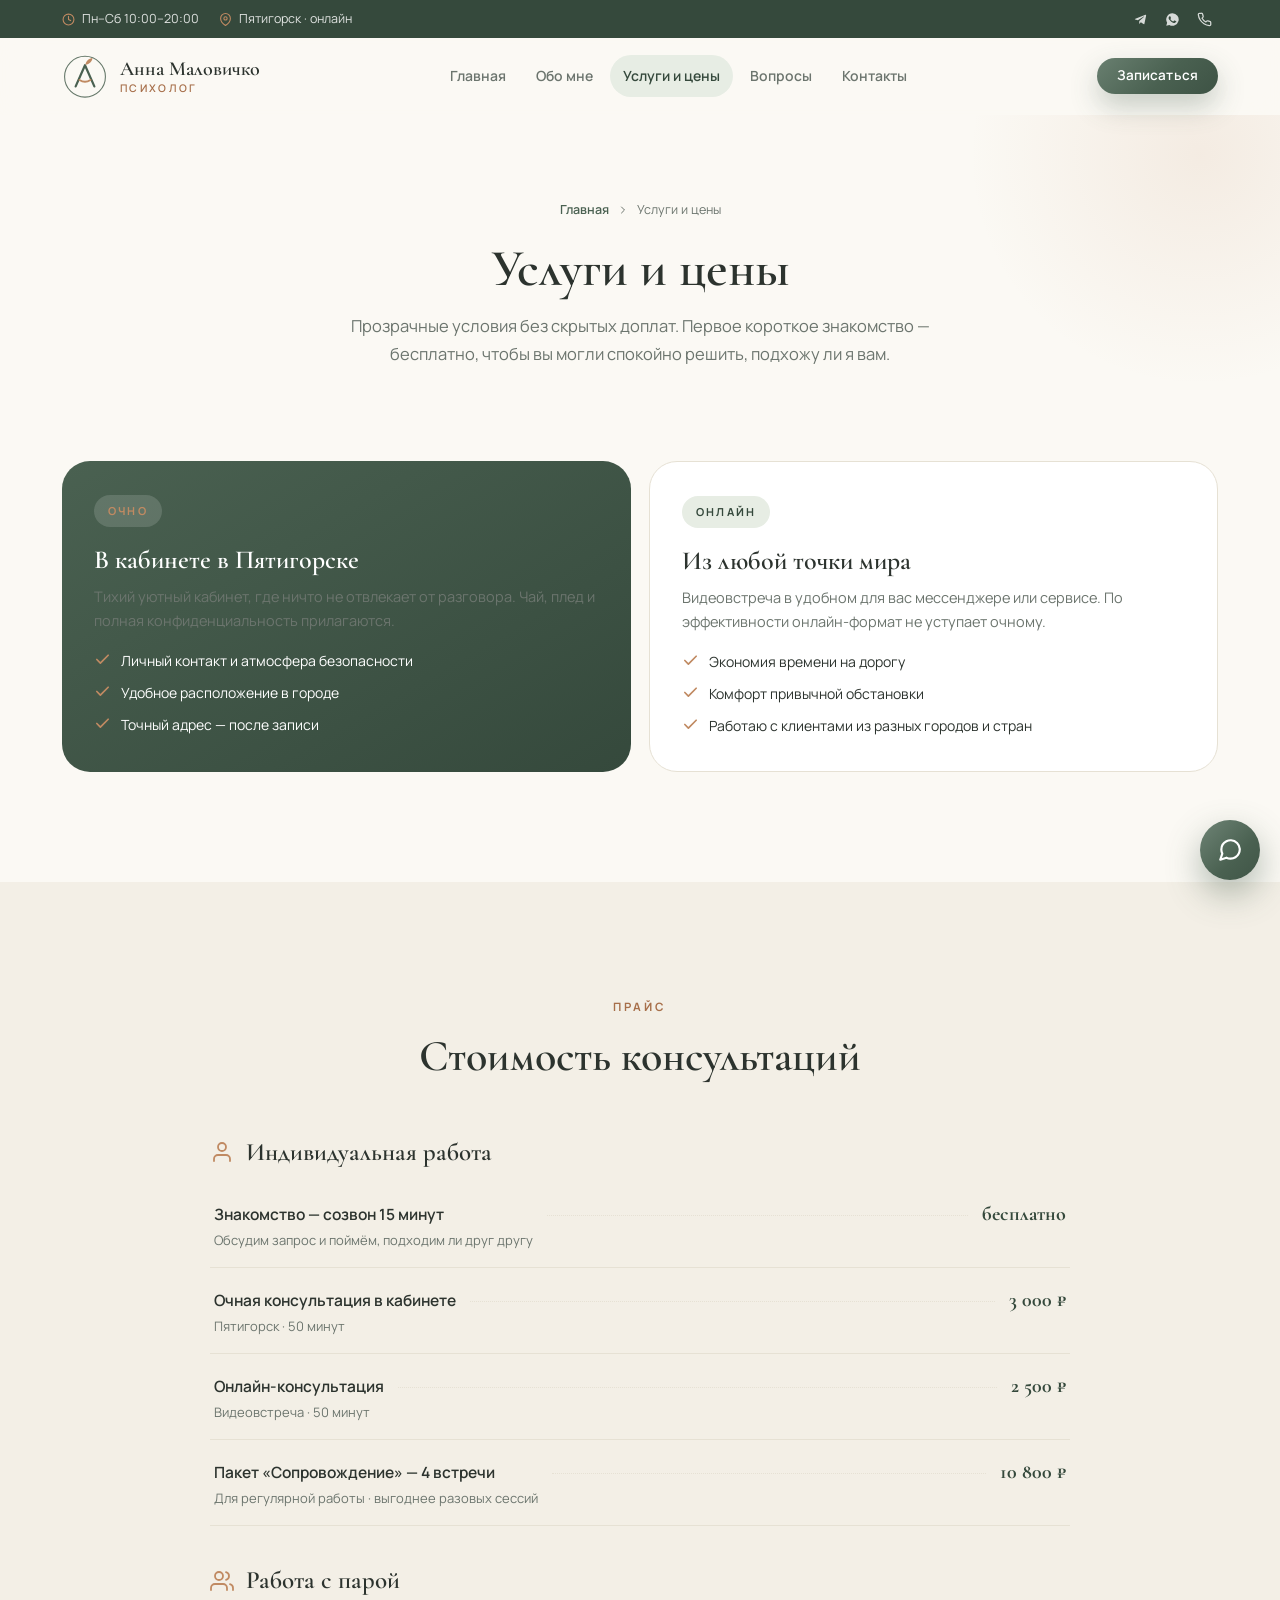
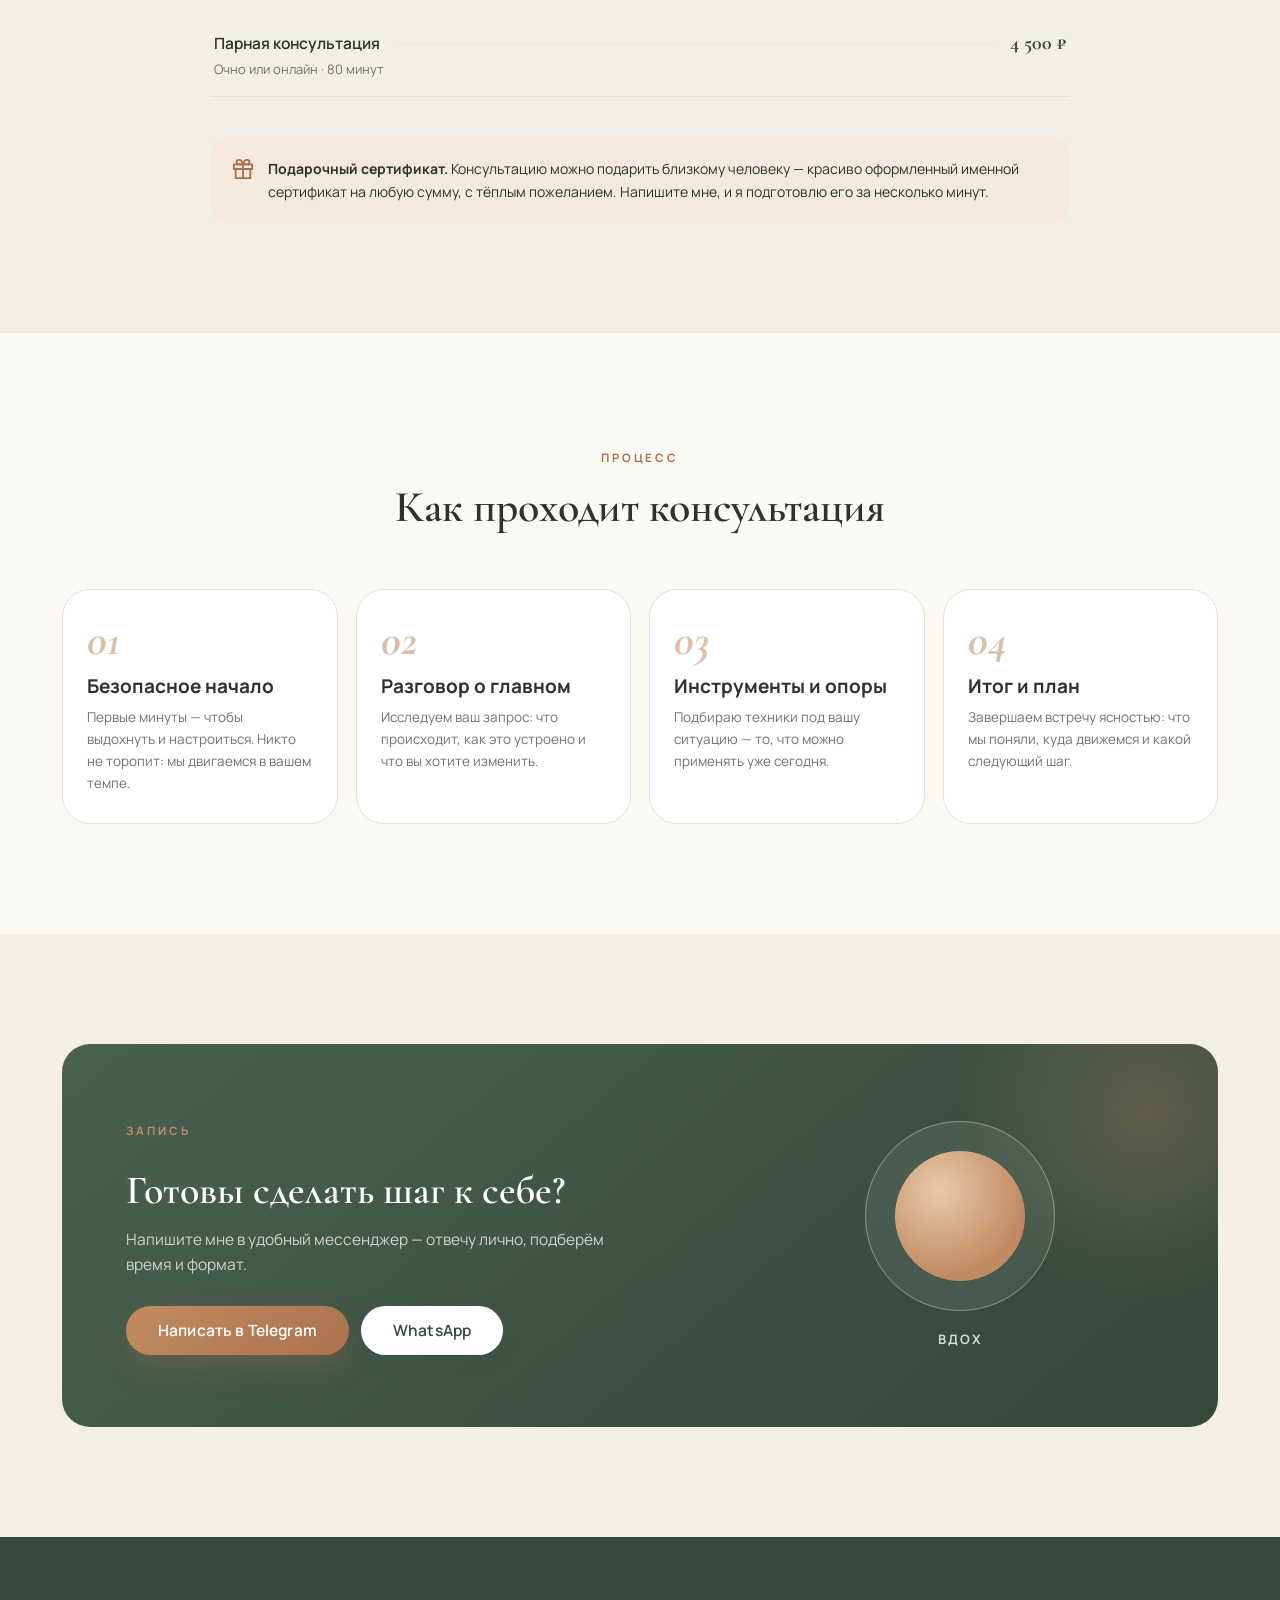
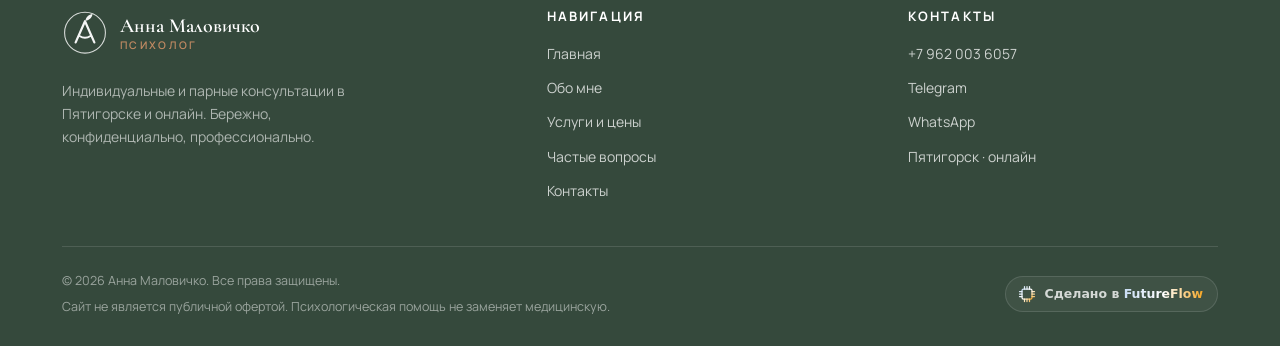
<file: services.html>
<!doctype html>
<html lang="ru">
<head>
  <meta charset="utf-8">
  <meta name="viewport" content="width=device-width, initial-scale=1, viewport-fit=cover">
  <meta name="theme-color" content="#35493C">
  <title>Услуги и цены — Анна Маловичко, психолог</title>
  <meta name="description" content="Услуги психолога Анны Маловичко: индивидуальные и парные консультации, онлайн-сессии, сопровождение. Цены и форматы работы. Пятигорск и онлайн.">
  <link rel="icon" href="assets/img/logo-mark.svg" type="image/svg+xml">
  <link rel="preconnect" href="https://fonts.googleapis.com">
  <link rel="preconnect" href="https://fonts.gstatic.com" crossorigin>
  <link href="https://fonts.googleapis.com/css2?family=Cormorant+Garamond:ital,wght@0,400;0,500;0,600;0,700;1,500;1,600&family=Manrope:wght@400;500;600;700&display=swap" rel="stylesheet">
  <link rel="stylesheet" href="assets/css/styles.css">
</head>
<body>

<!-- Topbar -->
<div class="topbar">
  <div class="container topbar__row">
    <div class="topbar__info">
      <span class="topbar__item">
        <svg viewBox="0 0 24 24" fill="none" stroke="currentColor" stroke-width="2" stroke-linecap="round" stroke-linejoin="round"><circle cx="12" cy="12" r="10"/><polyline points="12 6 12 12 16 14"/></svg>
        <span data-cfg="hours">Пн–Сб 10:00–20:00</span>
      </span>
      <span class="topbar__item">
        <svg viewBox="0 0 24 24" fill="none" stroke="currentColor" stroke-width="2" stroke-linecap="round" stroke-linejoin="round"><path d="M21 10c0 7-9 13-9 13S3 17 3 10a9 9 0 0 1 18 0z"/><circle cx="12" cy="10" r="3"/></svg>
        <span data-cfg="addressShort">Пятигорск · онлайн</span>
      </span>
    </div>
    <div class="topbar__socials">
      <a data-href="telegram" aria-label="Telegram" target="_blank" rel="noopener">
        <svg viewBox="0 0 24 24" fill="currentColor"><path d="M9.78 18.65l.28-4.23 7.68-6.92c.34-.31-.07-.46-.52-.19L7.74 13.3 3.64 12c-.88-.25-.89-.86.2-1.3l15.97-6.16c.73-.33 1.43.18 1.15 1.3l-2.72 12.81c-.19.91-.74 1.13-1.5.71L12.6 16.3l-1.99 1.93c-.23.23-.42.42-.83.42z"/></svg>
      </a>
      <a data-href="whatsapp" aria-label="WhatsApp" target="_blank" rel="noopener">
        <svg viewBox="0 0 24 24" fill="currentColor"><path d="M12 2a10 10 0 0 0-8.6 15.1L2 22l5-1.3A10 10 0 1 0 12 2zm5.4 14.1c-.2.7-1.3 1.3-1.9 1.4-.5.1-1.1.1-1.8-.1-.4-.1-1-.3-1.7-.6-2.9-1.3-4.8-4.2-5-4.4-.1-.2-1.2-1.6-1.2-3s.7-2.1 1-2.4c.2-.3.5-.3.7-.3h.5c.2 0 .4 0 .6.5.2.6.8 2 .9 2.1.1.2.1.3 0 .5-.1.2-.1.3-.3.5l-.4.5c-.1.1-.3.3-.1.6.2.3.8 1.3 1.7 2.1 1.2 1.1 2.2 1.4 2.5 1.5.3.2.5.1.7-.1.2-.2.8-.9 1-1.2.2-.3.4-.3.7-.2.3.1 1.9.9 2.2 1.1.3.2.5.2.6.4.1.1.1.7-.1 1.4z"/></svg>
      </a>
      <a data-href="phone" aria-label="Позвонить">
        <svg viewBox="0 0 24 24" fill="none" stroke="currentColor" stroke-width="2" stroke-linecap="round" stroke-linejoin="round"><path d="M22 16.92v3a2 2 0 0 1-2.18 2 19.79 19.79 0 0 1-8.63-3.07 19.5 19.5 0 0 1-6-6 19.79 19.79 0 0 1-3.07-8.67A2 2 0 0 1 4.11 2h3a2 2 0 0 1 2 1.72c.13.96.36 1.9.7 2.81a2 2 0 0 1-.45 2.11L8.09 9.91a16 16 0 0 0 6 6l1.27-1.27a2 2 0 0 1 2.11-.45c.91.34 1.85.57 2.81.7A2 2 0 0 1 22 16.92z"/></svg>
      </a>
    </div>
  </div>
</div>

<!-- Header -->
<header class="header">
  <div class="container header__row">
    <a class="brand" href="index.html" aria-label="Анна Маловичко — главная">
      <img class="brand__logo" src="assets/img/logo-mark.svg" alt="Логотип — монограмма А" width="46" height="46">
      <span class="brand__text">
        <span class="brand__name" data-cfg="psychologist.name">Анна Маловичко</span>
        <span class="brand__title" data-cfg="psychologist.title">Психолог</span>
      </span>
    </a>
    <nav class="nav" aria-label="Основная навигация">
      <a class="nav__link" href="index.html">Главная</a>
      <a class="nav__link" href="about.html">Обо мне</a>
      <a class="nav__link" href="services.html">Услуги и цены</a>
      <a class="nav__link" href="index.html#faq">Вопросы</a>
      <a class="nav__link" href="contacts.html">Контакты</a>
    </nav>
    <div class="header__cta">
      <a class="btn btn--primary btn--sm" data-href="telegram" target="_blank" rel="noopener">Записаться</a>
      <button class="burger" aria-label="Открыть меню" aria-expanded="false">
        <svg viewBox="0 0 24 24" fill="none" stroke="currentColor" stroke-width="2" stroke-linecap="round" stroke-linejoin="round"><line x1="3" y1="6" x2="21" y2="6"/><line x1="3" y1="12" x2="21" y2="12"/><line x1="3" y1="18" x2="21" y2="18"/></svg>
      </button>
    </div>
  </div>
</header>

<!-- Mobile menu -->
<aside class="mobile-menu" aria-label="Мобильное меню">
  <button class="mobile-menu__close" aria-label="Закрыть меню">
    <svg viewBox="0 0 24 24" fill="none" stroke="currentColor" stroke-width="2" stroke-linecap="round" stroke-linejoin="round"><line x1="18" y1="6" x2="6" y2="18"/><line x1="6" y1="6" x2="18" y2="18"/></svg>
  </button>
  <a class="mobile-menu__link" href="index.html">Главная <svg viewBox="0 0 24 24" fill="none" stroke="currentColor" stroke-width="2" stroke-linecap="round" stroke-linejoin="round"><polyline points="9 18 15 12 9 6"/></svg></a>
  <a class="mobile-menu__link" href="about.html">Обо мне <svg viewBox="0 0 24 24" fill="none" stroke="currentColor" stroke-width="2" stroke-linecap="round" stroke-linejoin="round"><polyline points="9 18 15 12 9 6"/></svg></a>
  <a class="mobile-menu__link" href="services.html">Услуги и цены <svg viewBox="0 0 24 24" fill="none" stroke="currentColor" stroke-width="2" stroke-linecap="round" stroke-linejoin="round"><polyline points="9 18 15 12 9 6"/></svg></a>
  <a class="mobile-menu__link" href="index.html#faq">Вопросы <svg viewBox="0 0 24 24" fill="none" stroke="currentColor" stroke-width="2" stroke-linecap="round" stroke-linejoin="round"><polyline points="9 18 15 12 9 6"/></svg></a>
  <a class="mobile-menu__link" href="contacts.html">Контакты <svg viewBox="0 0 24 24" fill="none" stroke="currentColor" stroke-width="2" stroke-linecap="round" stroke-linejoin="round"><polyline points="9 18 15 12 9 6"/></svg></a>
  <div class="mobile-menu__actions">
    <a class="btn btn--primary" data-href="telegram" target="_blank" rel="noopener">Написать в Telegram</a>
    <a class="btn btn--ghost" data-href="whatsapp" target="_blank" rel="noopener">Написать в WhatsApp</a>
  </div>
</aside>

<!-- Page hero -->
<section class="page-hero">
  <div class="container">
    <nav class="breadcrumbs" aria-label="Хлебные крошки">
      <a href="index.html">Главная</a>
      <svg viewBox="0 0 24 24" fill="none" stroke="currentColor" stroke-width="2" stroke-linecap="round" stroke-linejoin="round"><polyline points="9 18 15 12 9 6"/></svg>
      <span>Услуги и цены</span>
    </nav>
    <h1 class="page-hero__title">Услуги и цены</h1>
    <p class="page-hero__lead">Прозрачные условия без скрытых доплат. Первое короткое знакомство — бесплатно, чтобы вы могли спокойно решить, подхожу ли я вам.</p>
  </div>
</section>

<!-- Форматы -->
<section class="section" style="padding-top: 14px;">
  <div class="container">
    <div class="formats">
      <div class="format-card format-card--filled reveal">
        <span class="format-card__tag">Очно</span>
        <h3 class="format-card__title">В кабинете в Пятигорске</h3>
        <p>Тихий уютный кабинет, где ничто не отвлекает от разговора. Чай, плед и полная конфиденциальность прилагаются.</p>
        <ul>
          <li><svg viewBox="0 0 24 24" fill="none" stroke="currentColor" stroke-width="2.4" stroke-linecap="round" stroke-linejoin="round"><polyline points="20 6 9 17 4 12"/></svg>Личный контакт и атмосфера безопасности</li>
          <li><svg viewBox="0 0 24 24" fill="none" stroke="currentColor" stroke-width="2.4" stroke-linecap="round" stroke-linejoin="round"><polyline points="20 6 9 17 4 12"/></svg>Удобное расположение в городе</li>
          <li><svg viewBox="0 0 24 24" fill="none" stroke="currentColor" stroke-width="2.4" stroke-linecap="round" stroke-linejoin="round"><polyline points="20 6 9 17 4 12"/></svg>Точный адрес — после записи</li>
        </ul>
      </div>
      <div class="format-card reveal reveal--delay-1">
        <span class="format-card__tag">Онлайн</span>
        <h3 class="format-card__title">Из любой точки мира</h3>
        <p>Видеовстреча в удобном для вас мессенджере или сервисе. По эффективности онлайн-формат не уступает очному.</p>
        <ul>
          <li><svg viewBox="0 0 24 24" fill="none" stroke="currentColor" stroke-width="2.4" stroke-linecap="round" stroke-linejoin="round"><polyline points="20 6 9 17 4 12"/></svg>Экономия времени на дорогу</li>
          <li><svg viewBox="0 0 24 24" fill="none" stroke="currentColor" stroke-width="2.4" stroke-linecap="round" stroke-linejoin="round"><polyline points="20 6 9 17 4 12"/></svg>Комфорт привычной обстановки</li>
          <li><svg viewBox="0 0 24 24" fill="none" stroke="currentColor" stroke-width="2.4" stroke-linecap="round" stroke-linejoin="round"><polyline points="20 6 9 17 4 12"/></svg>Работаю с клиентами из разных городов и стран</li>
        </ul>
      </div>
    </div>
  </div>
</section>

<!-- Прайс -->
<section class="section section--soft">
  <div class="container">
    <div class="section__head reveal">
      <span class="section__eyebrow">Прайс</span>
      <h2 class="section__title">Стоимость консультаций</h2>
    </div>
    <div class="price-block reveal">
      <div class="price-group" id="individual">
        <h3 class="price-group__title">
          <svg viewBox="0 0 24 24" fill="none" stroke="currentColor" stroke-width="1.8" stroke-linecap="round" stroke-linejoin="round"><path d="M20 21v-2a4 4 0 0 0-4-4H8a4 4 0 0 0-4 4v2"/><circle cx="12" cy="7" r="4"/></svg>
          Индивидуальная работа
        </h3>
        <div class="price-row">
          <div class="price-row__name">Знакомство — созвон 15 минут
            <span class="price-row__note">Обсудим запрос и поймём, подходим ли друг другу</span>
          </div>
          <div class="price-row__dots"></div>
          <div class="price-row__price" data-cfg="prices.intro">бесплатно</div>
        </div>
        <div class="price-row">
          <div class="price-row__name">Очная консультация в кабинете
            <span class="price-row__note">Пятигорск · 50 минут</span>
          </div>
          <div class="price-row__dots"></div>
          <div class="price-row__price"><span data-cfg="prices.individual">3 000</span> ₽</div>
        </div>
        <div class="price-row" id="online">
          <div class="price-row__name">Онлайн-консультация
            <span class="price-row__note">Видеовстреча · 50 минут</span>
          </div>
          <div class="price-row__dots"></div>
          <div class="price-row__price"><span data-cfg="prices.online">2 500</span> ₽</div>
        </div>
        <div class="price-row">
          <div class="price-row__name">Пакет «Сопровождение» — 4 встречи
            <span class="price-row__note">Для регулярной работы · выгоднее разовых сессий</span>
          </div>
          <div class="price-row__dots"></div>
          <div class="price-row__price"><span data-cfg="prices.pack4">10 800</span> ₽</div>
        </div>
      </div>

      <div class="price-group" id="couple">
        <h3 class="price-group__title">
          <svg viewBox="0 0 24 24" fill="none" stroke="currentColor" stroke-width="1.8" stroke-linecap="round" stroke-linejoin="round"><path d="M17 21v-2a4 4 0 0 0-4-4H5a4 4 0 0 0-4 4v2"/><circle cx="9" cy="7" r="4"/><path d="M23 21v-2a4 4 0 0 0-3-3.87"/><path d="M16 3.13a4 4 0 0 1 0 7.75"/></svg>
          Работа с парой
        </h3>
        <div class="price-row">
          <div class="price-row__name">Парная консультация
            <span class="price-row__note">Очно или онлайн · 80 минут</span>
          </div>
          <div class="price-row__dots"></div>
          <div class="price-row__price"><span data-cfg="prices.couple">4 500</span> ₽</div>
        </div>
      </div>

      <div class="note-box">
        <svg viewBox="0 0 24 24" fill="none" stroke="currentColor" stroke-width="2" stroke-linecap="round" stroke-linejoin="round"><path d="M20 12v10H4V12"/><path d="M2 7h20v5H2z"/><path d="M12 22V7"/><path d="M12 7H7.5a2.5 2.5 0 0 1 0-5C11 2 12 7 12 7z"/><path d="M12 7h4.5a2.5 2.5 0 0 0 0-5C13 2 12 7 12 7z"/></svg>
        <div>
          <strong>Подарочный сертификат.</strong> Консультацию можно подарить близкому человеку — красиво оформленный именной сертификат на любую сумму, с тёплым пожеланием. Напишите мне, и я подготовлю его за несколько минут.
        </div>
      </div>
    </div>
  </div>
</section>

<!-- Как проходит -->
<section class="section">
  <div class="container">
    <div class="section__head reveal">
      <span class="section__eyebrow">Процесс</span>
      <h2 class="section__title">Как проходит консультация</h2>
    </div>
    <div class="steps">
      <div class="step reveal">
        <div class="step__num">01</div>
        <h3 class="step__title">Безопасное начало</h3>
        <p class="step__text">Первые минуты — чтобы выдохнуть и настроиться. Никто не торопит: мы двигаемся в вашем темпе.</p>
      </div>
      <div class="step reveal reveal--delay-1">
        <div class="step__num">02</div>
        <h3 class="step__title">Разговор о главном</h3>
        <p class="step__text">Исследуем ваш запрос: что происходит, как это устроено и что вы хотите изменить.</p>
      </div>
      <div class="step reveal reveal--delay-2">
        <div class="step__num">03</div>
        <h3 class="step__title">Инструменты и опоры</h3>
        <p class="step__text">Подбираю техники под вашу ситуацию — то, что можно применять уже сегодня.</p>
      </div>
      <div class="step reveal reveal--delay-3">
        <div class="step__num">04</div>
        <h3 class="step__title">Итог и план</h3>
        <p class="step__text">Завершаем встречу ясностью: что мы поняли, куда движемся и какой следующий шаг.</p>
      </div>
    </div>
  </div>
</section>

<!-- CTA -->
<section class="section section--soft">
  <div class="container">
    <div class="cta-banner reveal">
      <div>
        <span class="section__eyebrow section__eyebrow--light">Запись</span>
        <h2>Готовы сделать шаг к себе?</h2>
        <p>Напишите мне в удобный мессенджер — отвечу лично, подберём время и формат.</p>
        <div class="cta-banner__actions">
          <a class="btn btn--accent btn--lg" data-href="telegram" target="_blank" rel="noopener">Написать в Telegram</a>
          <a class="btn btn--light btn--lg" data-href="whatsapp" target="_blank" rel="noopener">WhatsApp</a>
        </div>
      </div>
      <div class="breath" aria-hidden="true">
        <div class="breath__circle"><div class="breath__core"></div></div>
        <div class="breath__label">вдох</div>
      </div>
    </div>
  </div>
</section>

<!-- Footer -->
<footer class="footer">
  <div class="container">
    <div class="footer__grid">
      <div class="footer__brand">
        <a class="brand" href="index.html">
          <img class="brand__logo" src="assets/img/logo-mark.svg" alt="Логотип — монограмма А" width="46" height="46">
          <span class="brand__text">
            <span class="brand__name" data-cfg="psychologist.name">Анна Маловичко</span>
            <span class="brand__title" data-cfg="psychologist.title">Психолог</span>
          </span>
        </a>
        <p>Индивидуальные и парные консультации в Пятигорске и онлайн. Бережно, конфиденциально, профессионально.</p>
      </div>
      <div class="footer__col">
        <h4>Навигация</h4>
        <ul class="footer__list">
          <li><a href="index.html">Главная</a></li>
          <li><a href="about.html">Обо мне</a></li>
          <li><a href="services.html">Услуги и цены</a></li>
          <li><a href="index.html#faq">Частые вопросы</a></li>
          <li><a href="contacts.html">Контакты</a></li>
        </ul>
      </div>
      <div class="footer__col">
        <h4>Контакты</h4>
        <ul class="footer__list">
          <li><a data-href="phone"><span data-cfg="phone">+7 962 003 6057</span></a></li>
          <li><a data-href="telegram" target="_blank" rel="noopener">Telegram</a></li>
          <li><a data-href="whatsapp" target="_blank" rel="noopener">WhatsApp</a></li>
          <li><span data-cfg="addressShort">Пятигорск · онлайн</span></li>
        </ul>
      </div>
    </div>
    <div class="footer__bottom">
      <div>
        <div>© <span data-year>2026</span> Анна Маловичко. Все права защищены.</div>
        <div style="margin-top:6px;">Сайт не является публичной офертой. Психологическая помощь не заменяет медицинскую.</div>
      </div>
      <a href="https://futureflow.ru" target="_blank" rel="noopener" aria-label="Сделано в FutureFlow"
         style="display:inline-flex;align-items:center;gap:8px;padding:7px 14px 7px 11px;border-radius:100px;background:rgba(255,255,255,.05);border:1px solid rgba(255,255,255,.12);color:rgba(255,255,255,.78);text-decoration:none;font:600 12.5px/1 system-ui,-apple-system,'Segoe UI',Roboto,Arial,sans-serif">
        <svg width="20" height="20" viewBox="0 0 32 32" fill="none" stroke="url(#ffGrad)" stroke-width="2" stroke-linecap="round" stroke-linejoin="round" aria-hidden="true">
          <defs><linearGradient id="ffGrad" x1="0" y1="0" x2="1" y2="1"><stop offset="0" stop-color="#c8dcf4"/><stop offset=".5" stop-color="#fff"/><stop offset="1" stop-color="#f5a623"/></linearGradient></defs>
          <rect x="8" y="8" width="16" height="16" rx="2.5"/>
          <path d="M12 8V4M16 8V4M20 8V4 M12 28V24M16 28V24M20 28V24 M8 12H4M8 16H4M8 20H4 M28 12H24M28 16H24M28 20H24"/>
        </svg>
        <span>Сделано в&nbsp;<span style="font-weight:700;background:linear-gradient(90deg,#c8dcf4,#fff 50%,#f5a623);-webkit-background-clip:text;background-clip:text;-webkit-text-fill-color:transparent;color:transparent">FutureFlow</span></span>
      </a>
    </div>
  </div>
</footer>

<!-- FAB -->
<div class="fab" data-fab>
  <div class="fab__menu">
    <a class="fab__item" data-href="telegram" target="_blank" rel="noopener">
      <svg viewBox="0 0 24 24" fill="currentColor"><path d="M9.78 18.65l.28-4.23 7.68-6.92c.34-.31-.07-.46-.52-.19L7.74 13.3 3.64 12c-.88-.25-.89-.86.2-1.3l15.97-6.16c.73-.33 1.43.18 1.15 1.3l-2.72 12.81c-.19.91-.74 1.13-1.5.71L12.6 16.3l-1.99 1.93c-.23.23-.42.42-.83.42z"/></svg>
      Telegram
    </a>
    <a class="fab__item" data-href="whatsapp" target="_blank" rel="noopener">
      <svg viewBox="0 0 24 24" fill="currentColor"><path d="M12 2a10 10 0 0 0-8.6 15.1L2 22l5-1.3A10 10 0 1 0 12 2zm5.4 14.1c-.2.7-1.3 1.3-1.9 1.4-.5.1-1.1.1-1.8-.1-.4-.1-1-.3-1.7-.6-2.9-1.3-4.8-4.2-5-4.4-.1-.2-1.2-1.6-1.2-3s.7-2.1 1-2.4c.2-.3.5-.3.7-.3h.5c.2 0 .4 0 .6.5.2.6.8 2 .9 2.1.1.2.1.3 0 .5-.1.2-.1.3-.3.5l-.4.5c-.1.1-.3.3-.1.6.2.3.8 1.3 1.7 2.1 1.2 1.1 2.2 1.4 2.5 1.5.3.2.5.1.7-.1.2-.2.8-.9 1-1.2.2-.3.4-.3.7-.2.3.1 1.9.9 2.2 1.1.3.2.5.2.6.4.1.1.1.7-.1 1.4z"/></svg>
      WhatsApp
    </a>
    <a class="fab__item" data-href="phone">
      <svg viewBox="0 0 24 24" fill="none" stroke="currentColor" stroke-width="2" stroke-linecap="round" stroke-linejoin="round"><path d="M22 16.92v3a2 2 0 0 1-2.18 2 19.79 19.79 0 0 1-8.63-3.07 19.5 19.5 0 0 1-6-6 19.79 19.79 0 0 1-3.07-8.67A2 2 0 0 1 4.11 2h3a2 2 0 0 1 2 1.72c.13.96.36 1.9.7 2.81a2 2 0 0 1-.45 2.11L8.09 9.91a16 16 0 0 0 6 6l1.27-1.27a2 2 0 0 1 2.11-.45c.91.34 1.85.57 2.81.7A2 2 0 0 1 22 16.92z"/></svg>
      Позвонить
    </a>
  </div>
  <button class="fab__toggle" aria-label="Связаться со мной" aria-expanded="false">
    <svg class="fab__icon fab__icon--chat" viewBox="0 0 24 24" fill="none" stroke="currentColor" stroke-width="2" stroke-linecap="round" stroke-linejoin="round"><path d="M21 11.5a8.38 8.38 0 0 1-.9 3.8 8.5 8.5 0 0 1-7.6 4.7 8.38 8.38 0 0 1-3.8-.9L3 21l1.9-5.7a8.38 8.38 0 0 1-.9-3.8 8.5 8.5 0 0 1 4.7-7.6 8.38 8.38 0 0 1 3.8-.9h.5a8.48 8.48 0 0 1 8 8v.5z"/></svg>
    <svg class="fab__icon fab__icon--close" viewBox="0 0 24 24" fill="none" stroke="currentColor" stroke-width="2" stroke-linecap="round" stroke-linejoin="round"><line x1="18" y1="6" x2="6" y2="18"/><line x1="6" y1="6" x2="18" y2="18"/></svg>
  </button>
</div>

<!-- Sticky CTA (mobile) -->
<div class="sticky-cta">
  <a class="btn btn--ghost" data-href="whatsapp" target="_blank" rel="noopener">WhatsApp</a>
  <a class="btn btn--primary" data-href="telegram" target="_blank" rel="noopener">Записаться</a>
</div>

<script src="assets/js/config.js"></script>
<script src="assets/js/main.js"></script>
</body>
</html>
</file>
<file: assets/css/styles.css>
/* ============================================================
   ANNA MALOVICHKO — PSYCHOLOGIST · дизайн-система сайта
   Светлая тёплая палитра: шалфейная зелень + карамель/терракота
   на кремовом фоне. Ощущение: спокойствие, воздух, забота.
   Палитра меняется один раз — в :root.
   ============================================================ */

:root {
  /* --- Цвета --- */
  --c-bg:            #FBF9F4;   /* тёплая слоновая кость */
  --c-bg-soft:       #F3EFE6;   /* чуть темнее — секции-подложки */
  --c-surface:       #FFFFFF;
  --c-primary:       #4A6151;   /* глубокий шалфей — кнопки, акценты */
  --c-primary-dark:  #35493C;
  --c-primary-soft:  #7A9081;
  --c-primary-pale:  #E7EDE4;   /* бледная зелень — фоны чипов */
  --c-accent:        #C08A62;   /* тёплая карамель/терракота */
  --c-accent-dark:   #A76F4A;
  --c-accent-pale:   #F5E8DC;
  --c-ink:           #2C332E;   /* почти чёрный с зеленью */
  --c-muted:         #6C756E;
  --c-line:          #E6E1D4;   /* границы карточек */

  /* --- Типографика --- */
  --font-display: 'Cormorant Garamond', Georgia, 'Times New Roman', serif;
  --font-body: 'Manrope', -apple-system, BlinkMacSystemFont, 'Segoe UI', Roboto, Arial, sans-serif;

  /* --- Геометрия --- */
  --radius:      18px;
  --radius-lg:   28px;
  --radius-arch: 999px 999px 24px 24px; /* фирменная «арка» для фото */
  --container:   1200px;

  --shadow-sm: 0 6px 22px rgba(60, 76, 65, .07);
  --shadow-md: 0 14px 40px rgba(60, 76, 65, .10);
  --shadow-lg: 0 28px 70px rgba(60, 76, 65, .16);

  --ease-out: cubic-bezier(.16, 1, .3, 1);
}

/* ============ Reset / base ============ */
*, *::before, *::after { box-sizing: border-box; margin: 0; padding: 0; }
html { scroll-behavior: smooth; -webkit-text-size-adjust: 100%; }
body {
  font-family: var(--font-body);
  font-size: 16px;
  line-height: 1.65;
  color: var(--c-ink);
  background: var(--c-bg);
  -webkit-font-smoothing: antialiased;
  overflow-x: hidden;
}
img { display: block; max-width: 100%; height: auto; }
a { color: inherit; text-decoration: none; touch-action: manipulation; }
button { font-family: inherit; cursor: pointer; border: 0; background: none; color: inherit; touch-action: manipulation; }
ul, ol { list-style: none; }
h1, h2, h3, h4 { font-family: var(--font-display); font-weight: 600; line-height: 1.15; color: var(--c-ink); }
.no-scroll { overflow: hidden; }
::selection { background: var(--c-primary-pale); color: var(--c-primary-dark); }

.container { max-width: var(--container); margin: 0 auto; padding: 0 22px; }
.text-center { text-align: center; }
.mt-0 { margin-top: 0 !important; }

/* ============ Topbar ============ */
.topbar { background: var(--c-primary-dark); color: rgba(255,255,255,.85); font-size: 12.5px; }
.topbar__row { display: flex; align-items: center; justify-content: space-between; gap: 14px; min-height: 38px; }
.topbar__info { display: flex; align-items: center; gap: 20px; flex-wrap: wrap; }
.topbar__item { display: inline-flex; align-items: center; gap: 7px; }
.topbar__item svg { width: 13px; height: 13px; color: var(--c-accent); flex-shrink: 0; }
.topbar__socials { display: flex; align-items: center; gap: 4px; }
.topbar__socials a {
  display: inline-flex; align-items: center; justify-content: center;
  width: 28px; height: 28px; border-radius: 50%;
  color: rgba(255,255,255,.8); transition: color .2s, background .2s;
}
.topbar__socials a:hover { color: #fff; background: rgba(255,255,255,.12); }
.topbar__socials svg { width: 15px; height: 15px; }
@media (max-width: 640px) { .topbar__info .topbar__item:nth-child(2) { display: none; } }

/* ============ Header ============ */
.header {
  position: sticky; top: 0; z-index: 90;
  background: rgba(251, 249, 244, .92);
  backdrop-filter: blur(14px);
  -webkit-backdrop-filter: blur(14px);
  border-bottom: 1px solid transparent;
  transition: border-color .3s, box-shadow .3s;
}
.header.is-scrolled { border-color: var(--c-line); box-shadow: 0 8px 30px rgba(60,76,65,.06); }
.header__row { display: flex; align-items: center; justify-content: space-between; gap: 18px; min-height: 76px; }

.brand { display: inline-flex; align-items: center; gap: 12px; min-width: 0; }
.brand__logo { width: 46px; height: 46px; flex-shrink: 0; }
.brand__text { display: flex; flex-direction: column; line-height: 1.2; min-width: 0; }
.brand__name { font-family: var(--font-display); font-size: 20px; font-weight: 600; color: var(--c-ink); white-space: nowrap; }
.brand__title { font-size: 10.5px; font-weight: 600; letter-spacing: .22em; text-transform: uppercase; color: var(--c-accent-dark); margin-top: 1px; }

.nav { display: flex; align-items: center; gap: 4px; }
.nav__link {
  position: relative; font-size: 14px; font-weight: 600; color: var(--c-muted);
  padding: 9px 13px; border-radius: 100px; transition: color .2s, background .2s;
}
.nav__link:hover { color: var(--c-primary-dark); background: var(--c-primary-pale); }
.nav__link.is-active { color: var(--c-primary-dark); background: var(--c-primary-pale); }

.header__cta { display: flex; align-items: center; gap: 10px; }
.burger {
  display: none; width: 44px; height: 44px; border-radius: 12px;
  align-items: center; justify-content: center; color: var(--c-primary-dark);
}
.burger svg { width: 24px; height: 24px; }

@media (max-width: 1020px) {
  .nav { display: none; }
  .burger { display: inline-flex; }
  .header__cta .btn { display: none; }
}
@media (max-width: 480px) { .brand__name { font-size: 17px; } }

/* ============ Mobile menu ============ */
.mobile-menu {
  position: fixed; inset: 0; top: 0; z-index: 120;
  background: var(--c-bg);
  padding: 90px 26px 30px;
  display: flex; flex-direction: column; gap: 4px;
  transform: translateX(105%); transition: transform .45s var(--ease-out);
  overflow-y: auto;
}
.mobile-menu.is-open { transform: none; }
.mobile-menu__close {
  position: absolute; top: 20px; right: 20px;
  width: 44px; height: 44px; border-radius: 50%;
  display: inline-flex; align-items: center; justify-content: center;
  background: var(--c-primary-pale); color: var(--c-primary-dark);
}
.mobile-menu__close svg { width: 20px; height: 20px; }
.mobile-menu__link {
  display: flex; align-items: center; justify-content: space-between;
  font-family: var(--font-display); font-size: 26px; font-weight: 600;
  padding: 13px 6px; border-bottom: 1px solid var(--c-line);
  color: var(--c-ink);
}
.mobile-menu__link svg { width: 20px; height: 20px; color: var(--c-accent); }
.mobile-menu__actions { display: flex; flex-direction: column; gap: 10px; margin-top: 26px; }

/* ============ Кнопки ============ */
.btn {
  display: inline-flex; align-items: center; justify-content: center; gap: 9px;
  font: 600 14.5px/1 var(--font-body); letter-spacing: .01em;
  padding: 14px 26px; border-radius: 100px; white-space: nowrap;
  transition: transform .22s var(--ease-out), box-shadow .22s var(--ease-out), filter .22s, background .22s, color .22s, border-color .22s;
}
.btn:hover { transform: translateY(-2px); }
.btn:active { transform: translateY(0); }
.btn__icon { width: 17px; height: 17px; flex-shrink: 0; }
.btn--primary {
  color: #fff;
  background: linear-gradient(135deg, var(--c-primary-soft) -30%, var(--c-primary) 55%, var(--c-primary-dark) 130%);
  box-shadow: 0 12px 28px rgba(74, 97, 81, .30);
}
.btn--primary:hover { filter: brightness(1.06); box-shadow: 0 16px 36px rgba(74, 97, 81, .38); }
.btn--accent {
  color: #fff;
  background: linear-gradient(135deg, var(--c-accent) 0%, var(--c-accent-dark) 120%);
  box-shadow: 0 12px 28px rgba(167, 111, 74, .30);
}
.btn--ghost { color: var(--c-primary-dark); border: 1.5px solid var(--c-primary); background: transparent; }
.btn--ghost:hover { background: var(--c-primary-pale); }
.btn--light { color: var(--c-primary-dark); background: #fff; box-shadow: var(--shadow-sm); }
.btn--lg { padding: 17px 32px; font-size: 15.5px; }
.btn--sm { padding: 11px 20px; font-size: 13.5px; }

/* ============ Секции ============ */
.section { padding: clamp(64px, 9vw, 110px) 0; }
.section--soft { background: var(--c-bg-soft); }
.section__head { max-width: 640px; margin: 0 auto clamp(36px, 5vw, 56px); text-align: center; }
.section__eyebrow {
  display: inline-block; font-size: 11.5px; font-weight: 700; letter-spacing: .26em;
  text-transform: uppercase; color: var(--c-accent-dark); margin-bottom: 14px;
}
.section__eyebrow--light { color: var(--c-accent); }
.section__title { font-size: clamp(30px, 4.4vw, 44px); margin-bottom: 14px; }
.section__title em { font-style: italic; color: var(--c-primary); }
.section__lead { font-size: 16.5px; color: var(--c-muted); }

/* ============ HERO ============ */
.hero { position: relative; overflow: hidden; padding: clamp(40px, 6vw, 84px) 0 clamp(56px, 7vw, 96px); }
/* мягкие органические пятна на фоне */
.hero::before {
  content: ''; position: absolute; z-index: 0;
  width: 640px; height: 640px; right: -180px; top: -160px; border-radius: 50%;
  background: radial-gradient(circle, rgba(192, 138, 98, .13) 0%, rgba(192, 138, 98, 0) 68%);
}
.hero::after {
  content: ''; position: absolute; z-index: 0;
  width: 560px; height: 560px; left: -220px; bottom: -240px; border-radius: 50%;
  background: radial-gradient(circle, rgba(122, 144, 129, .16) 0%, rgba(122, 144, 129, 0) 70%);
}
.hero__grid {
  position: relative; z-index: 1;
  display: grid; grid-template-columns: minmax(0, 1.05fr) minmax(0, .95fr);
  gap: clamp(36px, 6vw, 80px); align-items: center;
}
.hero__eyebrow {
  display: inline-flex; align-items: center; gap: 10px;
  font-size: 12px; font-weight: 700; letter-spacing: .24em; text-transform: uppercase;
  color: var(--c-primary); margin-bottom: 22px;
}
.hero__eyebrow::before { content: ''; width: 34px; height: 1.5px; background: var(--c-accent); }
.hero__title { font-size: clamp(38px, 5.6vw, 62px); font-weight: 600; letter-spacing: -.01em; margin-bottom: 22px; }
.hero__title em { font-style: italic; color: var(--c-primary); }
.hero__lead { font-size: clamp(16px, 1.5vw, 18px); color: var(--c-muted); max-width: 520px; margin-bottom: 32px; }
.hero__actions { display: flex; gap: 12px; flex-wrap: wrap; margin-bottom: 40px; }
.hero__props { display: flex; gap: clamp(20px, 3.5vw, 44px); flex-wrap: wrap; }
.hero__prop { display: flex; flex-direction: column; gap: 2px; }
.hero__prop strong { font-family: var(--font-display); font-size: 26px; font-weight: 700; color: var(--c-primary-dark); line-height: 1.1; }
.hero__prop span { font-size: 12.5px; color: var(--c-muted); max-width: 150px; }

.hero__photo { position: relative; justify-self: center; width: min(100%, 430px); }
.hero__photo img {
  width: 100%; aspect-ratio: 4 / 5.05; object-fit: cover;
  border-radius: var(--radius-arch);
  box-shadow: var(--shadow-lg);
}
/* декоративная рамка-арка позади фото */
.hero__photo::before {
  content: ''; position: absolute; inset: -16px -16px 18px auto; width: 100%;
  transform: translateX(16px);
  border: 1.5px solid var(--c-accent); border-radius: var(--radius-arch);
  opacity: .55; pointer-events: none;
}
.hero__badge {
  position: absolute; left: -18px; bottom: 34px;
  display: flex; align-items: center; gap: 12px;
  background: rgba(255,255,255,.94); backdrop-filter: blur(8px);
  border: 1px solid var(--c-line); border-radius: 16px;
  box-shadow: var(--shadow-md); padding: 13px 18px 13px 13px; max-width: 260px;
}
.hero__badge-icon {
  display: inline-flex; align-items: center; justify-content: center; flex-shrink: 0;
  width: 42px; height: 42px; border-radius: 12px;
  background: var(--c-primary-pale); color: var(--c-primary);
}
.hero__badge-icon svg { width: 22px; height: 22px; }
.hero__badge-text strong { display: block; font-size: 13px; line-height: 1.35; color: var(--c-ink); }
.hero__badge-text span { font-size: 11.5px; color: var(--c-muted); }

@media (max-width: 900px) {
  .hero__grid { grid-template-columns: 1fr; }
  .hero__photo { order: -1; width: min(100%, 340px); }
  .hero__photo::before { inset: -12px -12px 14px auto; transform: translateX(12px); }
  .hero__badge { left: -8px; bottom: 22px; }
}

/* ============ Trust strip ============ */
.trust { background: var(--c-primary-dark); color: #fff; padding: clamp(36px, 5vw, 54px) 0; }
.trust__grid { display: grid; grid-template-columns: repeat(4, 1fr); gap: 26px; text-align: center; }
.trust__num { font-family: var(--font-display); font-size: clamp(30px, 3.6vw, 42px); font-weight: 700; color: #fff; line-height: 1.1; }
.trust__num small { font-size: .55em; font-weight: 600; color: var(--c-accent); margin-left: 2px; }
.trust__label { font-size: 13px; color: rgba(255,255,255,.66); margin-top: 6px; }
@media (max-width: 760px) { .trust__grid { grid-template-columns: repeat(2, 1fr); gap: 22px 14px; } }

/* ============ Запросы (с чем работаю) ============ */
.topics { display: grid; grid-template-columns: repeat(3, 1fr); gap: 18px; }
.topic-card {
  position: relative; background: var(--c-surface);
  border: 1px solid var(--c-line); border-radius: var(--radius-lg);
  padding: 28px 26px 26px; overflow: hidden;
  transition: transform .3s var(--ease-out), box-shadow .3s var(--ease-out), border-color .3s;
}
.topic-card:hover { transform: translateY(-5px); box-shadow: var(--shadow-md); border-color: var(--c-primary-pale); }
.topic-card__icon {
  display: inline-flex; align-items: center; justify-content: center;
  width: 52px; height: 52px; border-radius: 16px;
  background: var(--c-primary-pale); color: var(--c-primary);
  margin-bottom: 18px; transition: background .3s, color .3s;
}
.topic-card:hover .topic-card__icon { background: var(--c-primary); color: #fff; }
.topic-card__icon svg { width: 26px; height: 26px; }
.topic-card__title { font-size: 21px; margin-bottom: 8px; }
.topic-card__text { font-size: 14px; color: var(--c-muted); }
@media (max-width: 900px) { .topics { grid-template-columns: repeat(2, 1fr); } }
@media (max-width: 560px) { .topics { grid-template-columns: 1fr; } }

/* ============ About preview ============ */
.about-preview__grid {
  display: grid; grid-template-columns: minmax(0, .9fr) minmax(0, 1.1fr);
  gap: clamp(36px, 6vw, 76px); align-items: center;
}
.about-preview__photo { position: relative; width: min(100%, 400px); justify-self: center; }
.about-preview__photo img {
  width: 100%; aspect-ratio: 4 / 4.7; object-fit: cover;
  border-radius: var(--radius-arch); box-shadow: var(--shadow-lg);
}
.about-preview__photo::after {
  content: ''; position: absolute; left: -14px; bottom: -14px; z-index: -1;
  width: 100%; height: 100%;
  background: var(--c-accent-pale); border-radius: var(--radius-arch);
}
.about-preview__list { margin: 22px 0 30px; display: flex; flex-direction: column; gap: 13px; }
.about-preview__list li { position: relative; padding-left: 32px; font-size: 15px; color: var(--c-ink); }
.about-preview__list li::before {
  content: ''; position: absolute; left: 0; top: 3px; width: 20px; height: 20px;
  border-radius: 50%; background: var(--c-primary-pale);
  background-image: url("data:image/svg+xml,%3Csvg xmlns='http://www.w3.org/2000/svg' viewBox='0 0 24 24' fill='none' stroke='%234A6151' stroke-width='3' stroke-linecap='round' stroke-linejoin='round'%3E%3Cpolyline points='20 6 9 17 4 12'/%3E%3C/svg%3E");
  background-size: 11px; background-position: center; background-repeat: no-repeat;
}
@media (max-width: 860px) {
  .about-preview__grid { grid-template-columns: 1fr; }
  .about-preview__photo { width: min(100%, 320px); }
}

/* ============ Услуги (карточки) ============ */
.services { display: grid; grid-template-columns: repeat(3, 1fr); gap: 18px; }
.service-card {
  display: flex; flex-direction: column;
  background: var(--c-surface); border: 1px solid var(--c-line);
  border-radius: var(--radius-lg); padding: 30px 28px 26px;
  transition: transform .3s var(--ease-out), box-shadow .3s var(--ease-out);
}
.service-card:hover { transform: translateY(-5px); box-shadow: var(--shadow-md); }
.service-card__top { display: flex; align-items: center; justify-content: space-between; margin-bottom: 18px; }
.service-card__icon {
  display: inline-flex; align-items: center; justify-content: center;
  width: 52px; height: 52px; border-radius: 16px;
  background: var(--c-accent-pale); color: var(--c-accent-dark);
}
.service-card__icon svg { width: 26px; height: 26px; }
.service-card__dur {
  font-size: 12px; font-weight: 700; letter-spacing: .06em; color: var(--c-muted);
  background: var(--c-bg-soft); border-radius: 100px; padding: 6px 12px;
}
.service-card__title { font-size: 22px; margin-bottom: 8px; }
.service-card__text { font-size: 14px; color: var(--c-muted); flex: 1; }
.service-card__meta {
  display: flex; align-items: center; justify-content: space-between; gap: 10px;
  margin-top: 22px; padding-top: 18px; border-top: 1px solid var(--c-line);
}
.service-card__price { font-family: var(--font-display); font-size: 21px; font-weight: 700; color: var(--c-primary-dark); }
.service-card__price small { font-family: var(--font-body); font-size: 12px; font-weight: 500; color: var(--c-muted); }
.service-card__more { display: inline-flex; align-items: center; gap: 6px; font-size: 13px; font-weight: 700; color: var(--c-accent-dark); }
.service-card__more svg { width: 15px; height: 15px; transition: transform .25s var(--ease-out); }
.service-card:hover .service-card__more svg { transform: translateX(4px); }
@media (max-width: 900px) { .services { grid-template-columns: repeat(2, 1fr); } }
@media (max-width: 560px) { .services { grid-template-columns: 1fr; } }

/* ============ Формат (очно/онлайн) ============ */
.formats { display: grid; grid-template-columns: 1fr 1fr; gap: 18px; }
.format-card {
  position: relative; overflow: hidden;
  border-radius: var(--radius-lg); padding: 34px 32px;
  background: var(--c-surface); border: 1px solid var(--c-line);
}
.format-card--filled { background: linear-gradient(150deg, var(--c-primary) 0%, var(--c-primary-dark) 100%); border: 0; color: #fff; }
.format-card--filled .format-card__title, .format-card--filled h3 { color: #fff; }
.format-card--filled p { color: rgba(255,255,255,.78); }
.format-card__tag {
  display: inline-block; font-size: 11px; font-weight: 700; letter-spacing: .2em;
  text-transform: uppercase; padding: 7px 14px; border-radius: 100px; margin-bottom: 18px;
  background: var(--c-primary-pale); color: var(--c-primary-dark);
}
.format-card--filled .format-card__tag { background: rgba(255,255,255,.14); color: var(--c-accent); }
.format-card__title { font-size: 26px; margin-bottom: 10px; }
.format-card p { font-size: 14.5px; color: var(--c-muted); }
.format-card ul { margin-top: 16px; display: flex; flex-direction: column; gap: 9px; }
.format-card ul li { display: flex; gap: 10px; font-size: 14px; align-items: flex-start; }
.format-card ul svg { width: 17px; height: 17px; flex-shrink: 0; margin-top: 2px; color: var(--c-accent); }
@media (max-width: 760px) { .formats { grid-template-columns: 1fr; } }

/* ============ Этапы работы ============ */
.steps { display: grid; grid-template-columns: repeat(4, 1fr); gap: 18px; counter-reset: step; }
.step {
  position: relative; background: var(--c-surface); border: 1px solid var(--c-line);
  border-radius: var(--radius-lg); padding: 28px 24px;
}
.step__num {
  font-family: var(--font-display); font-size: 44px; font-weight: 700; font-style: italic;
  color: var(--c-accent); opacity: .55; line-height: 1; margin-bottom: 14px;
}
.step__title { font-size: 19px; margin-bottom: 8px; font-family: var(--font-body); font-weight: 700; }
.step__text { font-size: 13.5px; color: var(--c-muted); }
@media (max-width: 900px) { .steps { grid-template-columns: repeat(2, 1fr); } }
@media (max-width: 560px) { .steps { grid-template-columns: 1fr; } }

/* ============ Принципы ============ */
.why { display: grid; grid-template-columns: repeat(3, 1fr); gap: clamp(22px, 3vw, 40px); }
.why-item { display: flex; gap: 18px; align-items: flex-start; }
.why-item__num {
  font-family: var(--font-display); font-style: italic; font-weight: 700;
  font-size: 30px; color: var(--c-accent); flex-shrink: 0; line-height: 1.2;
}
.why-item__title { font-size: 19px; font-family: var(--font-body); font-weight: 700; margin-bottom: 7px; }
.why-item__text { font-size: 14px; color: var(--c-muted); }
@media (max-width: 860px) { .why { grid-template-columns: 1fr; } }

/* ============ Отзывы ============ */
.reviews-wrap { position: relative; overflow: hidden; }
.reviews { display: flex; gap: 20px; transition: transform .6s var(--ease-out); }
.review {
  flex: 0 0 calc((100% - 40px) / 3); min-width: 0;
  background: var(--c-surface); border: 1px solid var(--c-line);
  border-radius: var(--radius-lg); padding: 30px 28px;
  display: flex; flex-direction: column;
}
.review__quote { color: var(--c-accent); margin-bottom: 14px; }
.review__quote svg { width: 30px; height: 30px; }
.review__text { font-size: 14.5px; color: var(--c-ink); flex: 1; }
.review__author { display: flex; align-items: center; gap: 12px; margin-top: 22px; }
.review__avatar {
  display: inline-flex; align-items: center; justify-content: center;
  width: 44px; height: 44px; border-radius: 50%; flex-shrink: 0;
  background: var(--c-primary-pale); color: var(--c-primary-dark);
  font-family: var(--font-display); font-size: 19px; font-weight: 700;
}
.review__name { font-size: 14.5px; font-weight: 700; }
.review__meta { font-size: 12.5px; color: var(--c-muted); }
.reviews-arrow {
  position: absolute; top: 50%; transform: translateY(-50%); z-index: 5;
  width: 46px; height: 46px; border-radius: 50%;
  display: inline-flex; align-items: center; justify-content: center;
  background: var(--c-surface); border: 1px solid var(--c-line);
  box-shadow: var(--shadow-sm); color: var(--c-primary-dark);
  transition: opacity .2s, background .2s;
}
.reviews-arrow:hover { background: var(--c-primary-pale); }
.reviews-arrow[disabled] { opacity: .3; pointer-events: none; }
.reviews-arrow--prev { left: -8px; }
.reviews-arrow--next { right: -8px; }
.reviews-arrow svg { width: 20px; height: 20px; }
@media (max-width: 980px) { .review { flex-basis: calc((100% - 20px) / 2); } }
@media (max-width: 640px) { .review { flex-basis: 100%; } }

/* ============ FAQ ============ */
.faq { max-width: 780px; margin: 0 auto; }
.faq-item {
  background: var(--c-surface); border: 1px solid var(--c-line);
  border-radius: var(--radius); margin-bottom: 12px; overflow: hidden;
  transition: box-shadow .3s;
}
.faq-item.is-open { box-shadow: var(--shadow-sm); }
.faq-item__head {
  width: 100%; display: flex; align-items: center; justify-content: space-between; gap: 16px;
  text-align: left; padding: 20px 24px;
  font-size: 16px; font-weight: 700; color: var(--c-ink);
}
.faq-item__head svg {
  width: 20px; height: 20px; flex-shrink: 0; color: var(--c-accent-dark);
  transition: transform .35s var(--ease-out);
}
.faq-item.is-open .faq-item__head svg { transform: rotate(45deg); }
.faq-item__body { max-height: 0; overflow: hidden; transition: max-height .45s var(--ease-out); }
.faq-item__body-inner { padding: 0 24px 22px; font-size: 14.5px; color: var(--c-muted); }
.faq-item__body-inner a { color: var(--c-primary); font-weight: 600; border-bottom: 1px solid var(--c-primary-pale); }

/* ============ CTA + дыхание ============ */
.cta-banner {
  position: relative; overflow: hidden;
  background: linear-gradient(140deg, var(--c-primary) 0%, var(--c-primary-dark) 90%);
  border-radius: var(--radius-lg); color: #fff;
  padding: clamp(44px, 6vw, 72px) clamp(26px, 5vw, 72px);
  display: grid; grid-template-columns: minmax(0, 1.2fr) minmax(0, .8fr);
  gap: clamp(30px, 5vw, 60px); align-items: center;
}
.cta-banner::before {
  content: ''; position: absolute; right: -120px; top: -120px;
  width: 380px; height: 380px; border-radius: 50%;
  background: radial-gradient(circle, rgba(192,138,98,.28) 0%, transparent 70%);
}
.cta-banner h2 { color: #fff; font-size: clamp(28px, 3.6vw, 40px); margin: 12px 0 14px; }
.cta-banner p { color: rgba(255,255,255,.75); font-size: 15.5px; max-width: 480px; }
.cta-banner__actions { display: flex; gap: 12px; flex-wrap: wrap; margin-top: 28px; }

/* виджет дыхания: круг «вдох — выдох» */
.breath { position: relative; z-index: 1; display: flex; flex-direction: column; align-items: center; gap: 18px; }
.breath__circle {
  position: relative; width: 190px; height: 190px; border-radius: 50%;
  display: flex; align-items: center; justify-content: center;
  background: rgba(255,255,255,.07);
}
.breath__circle::before, .breath__circle::after {
  content: ''; position: absolute; inset: 0; border-radius: 50%;
  border: 1.5px solid rgba(255,255,255,.25);
  animation: breathRing 8s ease-in-out infinite;
}
.breath__circle::after { animation-delay: -4s; opacity: .5; }
.breath__core {
  width: 130px; height: 130px; border-radius: 50%;
  background: radial-gradient(circle at 34% 30%, #E9C9A8 0%, var(--c-accent) 70%);
  animation: breathCore 8s ease-in-out infinite;
}
.breath__label { font-size: 13px; letter-spacing: .18em; text-transform: uppercase; color: rgba(255,255,255,.8); font-weight: 700; min-height: 1.4em; }
.breath__hint { font-size: 12px; color: rgba(255,255,255,.5); text-align: center; max-width: 220px; }
/* вдох должен читаться сразу: широкая амплитуда + нарастающее свечение */
@keyframes breathCore {
  0%, 100% { transform: scale(.42); opacity: .75; box-shadow: 0 0 18px rgba(192, 138, 98, .25); }
  45%, 55% { transform: scale(1.12); opacity: 1;  box-shadow: 0 0 90px rgba(192, 138, 98, .8); }
}
@keyframes breathRing { 0%, 100% { transform: scale(.62); opacity: .14; } 45%, 55% { transform: scale(1.08); opacity: .6; } }
@media (max-width: 820px) {
  .cta-banner { grid-template-columns: 1fr; text-align: center; }
  .cta-banner p { margin: 0 auto; }
  .cta-banner__actions { justify-content: center; }
}

/* ============ Контакты ============ */
.contact-grid { display: grid; grid-template-columns: minmax(0, .95fr) minmax(0, 1.05fr); gap: 24px; align-items: stretch; }
.contact-card {
  background: var(--c-surface); border: 1px solid var(--c-line);
  border-radius: var(--radius-lg); padding: clamp(26px, 4vw, 38px); box-shadow: var(--shadow-sm);
}
.contact-list { display: flex; flex-direction: column; gap: 22px; }
.contact-list li { display: flex; gap: 16px; align-items: flex-start; }
.contact-list__icon {
  display: inline-flex; align-items: center; justify-content: center; flex-shrink: 0;
  width: 46px; height: 46px; border-radius: 14px;
  background: var(--c-primary-pale); color: var(--c-primary);
}
.contact-list__icon svg { width: 22px; height: 22px; }
.contact-list__label { font-size: 11.5px; font-weight: 700; letter-spacing: .14em; text-transform: uppercase; color: var(--c-muted); margin-bottom: 3px; }
.contact-list__value { font-size: 15.5px; font-weight: 600; color: var(--c-ink); }
.contact-list__value a { border-bottom: 1px solid var(--c-accent-pale); transition: color .2s, border-color .2s; }
.contact-list__value a:hover { color: var(--c-primary); border-color: var(--c-primary); }
.contact-list__note { font-size: 12.5px; font-weight: 500; color: var(--c-muted); margin-top: 2px; }
.socials-inline { display: flex; gap: 8px; }
.socials-inline a {
  display: inline-flex; align-items: center; justify-content: center;
  width: 40px; height: 40px; border-radius: 12px;
  background: var(--c-bg-soft); color: var(--c-primary-dark);
  transition: background .2s, color .2s, transform .2s;
}
.socials-inline a:hover { background: var(--c-primary); color: #fff; transform: translateY(-2px); }
.socials-inline svg { width: 19px; height: 19px; }
.map-wrap {
  border-radius: var(--radius-lg); overflow: hidden; min-height: 380px;
  border: 1px solid var(--c-line); box-shadow: var(--shadow-sm);
}
.map-wrap iframe { width: 100%; height: 100%; min-height: 380px; border: 0; display: block; }
@media (max-width: 860px) { .contact-grid { grid-template-columns: 1fr; } }

/* ============ Footer ============ */
.footer { background: var(--c-primary-dark); color: rgba(255,255,255,.75); padding: clamp(48px, 6vw, 72px) 0 28px; }
.footer a { transition: color .2s; }
.footer a:hover { color: #fff; }
.footer__grid { display: grid; grid-template-columns: 1.4fr 1fr 1fr; gap: clamp(28px, 4vw, 60px); margin-bottom: 44px; }
.footer__brand .brand__name { color: #fff; }
.footer__brand .brand__title { color: var(--c-accent); }
.footer__brand > p { font-size: 14px; margin-top: 16px; max-width: 300px; color: rgba(255,255,255,.6); }
.footer__brand .brand__logo { filter: brightness(0) invert(1); opacity: .95; }
.footer h4 { color: #fff; font-family: var(--font-body); font-size: 13px; font-weight: 700; letter-spacing: .16em; text-transform: uppercase; margin-bottom: 18px; }
.footer__list { display: flex; flex-direction: column; gap: 11px; font-size: 14px; }
.footer__bottom {
  display: flex; align-items: center; justify-content: space-between; gap: 14px; flex-wrap: wrap;
  border-top: 1px solid rgba(255,255,255,.12); padding-top: 24px; font-size: 12.5px;
  color: rgba(255,255,255,.5);
}
@media (max-width: 760px) { .footer__grid { grid-template-columns: 1fr; gap: 30px; } }

/* ============ FAB (плавающая кнопка связи) ============ */
.fab { position: fixed; right: 20px; bottom: 20px; z-index: 95; display: flex; flex-direction: column; align-items: flex-end; gap: 12px; }
.fab__menu {
  display: flex; flex-direction: column; gap: 9px; align-items: flex-end;
  opacity: 0; transform: translateY(12px); pointer-events: none;
  transition: opacity .3s var(--ease-out), transform .3s var(--ease-out);
}
.fab.is-open .fab__menu { opacity: 1; transform: none; pointer-events: auto; }
.fab__item {
  display: inline-flex; align-items: center; gap: 10px;
  font: 600 13.5px/1 var(--font-body); color: var(--c-ink);
  background: var(--c-surface); border: 1px solid var(--c-line);
  border-radius: 100px; padding: 12px 20px; box-shadow: var(--shadow-md);
  transition: transform .2s, background .2s, color .2s;
}
.fab__item:hover { transform: translateY(-2px); background: var(--c-primary); color: #fff; }
.fab__item svg { width: 17px; height: 17px; }
.fab__toggle {
  width: 60px; height: 60px; border-radius: 50%;
  display: inline-flex; align-items: center; justify-content: center;
  color: #fff; background: linear-gradient(135deg, var(--c-primary-soft) -20%, var(--c-primary) 60%, var(--c-primary-dark) 140%);
  box-shadow: 0 14px 34px rgba(74, 97, 81, .42);
  transition: transform .25s var(--ease-out), box-shadow .25s;
}
.fab__toggle:hover { transform: scale(1.06); }
.fab__icon { width: 26px; height: 26px; position: absolute; transition: opacity .25s, transform .25s; }
.fab__icon--close { opacity: 0; transform: rotate(-45deg) scale(.6); }
.fab.is-open .fab__icon--chat { opacity: 0; transform: rotate(45deg) scale(.6); }
.fab.is-open .fab__icon--close { opacity: 1; transform: none; }

/* ============ Sticky CTA (мобильный) ============ */
.sticky-cta {
  position: fixed; left: 0; right: 0; bottom: 0; z-index: 94;
  display: none; gap: 10px; padding: 10px 14px calc(10px + env(safe-area-inset-bottom));
  background: rgba(251, 249, 244, .94); backdrop-filter: blur(12px);
  border-top: 1px solid var(--c-line);
}
.sticky-cta .btn { flex: 1; }
@media (max-width: 640px) {
  .sticky-cta { display: flex; }
  .fab { bottom: 84px; }
  body { padding-bottom: 74px; }
}

/* ============ Внутренние страницы ============ */
.page-hero { position: relative; overflow: hidden; padding: clamp(46px, 7vw, 80px) 0; text-align: center; }
.page-hero::before {
  content: ''; position: absolute; right: -160px; top: -200px;
  width: 480px; height: 480px; border-radius: 50%;
  background: radial-gradient(circle, rgba(192,138,98,.12) 0%, transparent 68%);
}
.page-hero__title { font-size: clamp(34px, 5vw, 52px); margin-bottom: 14px; }
.page-hero__lead { font-size: 16.5px; color: var(--c-muted); max-width: 620px; margin: 0 auto; }
.breadcrumbs { display: inline-flex; align-items: center; gap: 8px; font-size: 12.5px; color: var(--c-muted); margin-bottom: 18px; }
.breadcrumbs a { color: var(--c-primary); font-weight: 600; }
.breadcrumbs svg { width: 12px; height: 12px; }

/* --- Образование / дипломы (about) --- */
.edu-track { max-width: 760px; margin: 0 auto; position: relative; padding-left: 34px; }
.edu-track::before {
  content: ''; position: absolute; left: 9px; top: 8px; bottom: 8px; width: 1.6px;
  background: linear-gradient(180deg, var(--c-accent) 0%, var(--c-line) 100%);
}
.edu-item { position: relative; padding-bottom: 30px; }
.edu-item:last-child { padding-bottom: 0; }
.edu-item::before {
  content: ''; position: absolute; left: -32px; top: 7px;
  width: 15px; height: 15px; border-radius: 50%;
  background: var(--c-bg); border: 3px solid var(--c-accent);
}
.edu-item__year { font-size: 12px; font-weight: 700; letter-spacing: .14em; text-transform: uppercase; color: var(--c-accent-dark); }
.edu-item__title { font-size: 19px; margin: 5px 0 4px; }
.edu-item__text { font-size: 14px; color: var(--c-muted); }

.diploma-grid { display: grid; grid-template-columns: repeat(3, 1fr); gap: 16px; }
.diploma-card {
  position: relative; aspect-ratio: 1 / 1.35; overflow: hidden;
  border-radius: var(--radius); border: 1px solid var(--c-line);
  background:
    repeating-linear-gradient(-45deg, transparent 0 14px, rgba(74,97,81,.03) 14px 28px),
    linear-gradient(160deg, #FDFCF8 0%, var(--c-bg-soft) 100%);
  display: flex; flex-direction: column; align-items: center; justify-content: center;
  gap: 12px; text-align: center; padding: 20px; color: var(--c-muted);
}
.diploma-card svg { width: 40px; height: 40px; color: var(--c-accent); opacity: .8; }
.diploma-card strong { font-family: var(--font-display); font-size: 17px; color: var(--c-ink); font-weight: 600; }
.diploma-card span { font-size: 12px; }
.diploma-card img { position: absolute; inset: 0; width: 100%; height: 100%; object-fit: cover; }
@media (max-width: 760px) { .diploma-grid { grid-template-columns: repeat(2, 1fr); } }

/* --- Прайс-лист (services) --- */
.price-block { max-width: 860px; margin: 0 auto; }
.price-group { margin-bottom: 40px; }
.price-group__title { font-size: 25px; margin-bottom: 16px; display: flex; align-items: center; gap: 12px; }
.price-group__title svg { width: 24px; height: 24px; color: var(--c-accent); }
.price-row {
  display: flex; align-items: baseline; gap: 14px;
  padding: 16px 4px; border-bottom: 1px solid var(--c-line);
}
.price-row__name { font-size: 15.5px; font-weight: 600; }
.price-row__note { font-size: 13px; color: var(--c-muted); display: block; margin-top: 2px; font-weight: 400; }
.price-row__dots { flex: 1; border-bottom: 1.6px dotted var(--c-line); transform: translateY(-4px); }
.price-row__price { font-family: var(--font-display); font-size: 20px; font-weight: 700; color: var(--c-primary-dark); white-space: nowrap; }
.price-row__price small { font-family: var(--font-body); font-size: 12px; font-weight: 500; color: var(--c-muted); }

.note-box {
  display: flex; gap: 14px; align-items: flex-start;
  background: var(--c-accent-pale); border-radius: var(--radius);
  padding: 20px 22px; font-size: 14px; color: var(--c-ink);
}
.note-box svg { width: 22px; height: 22px; flex-shrink: 0; color: var(--c-accent-dark); margin-top: 1px; }

/* ============ 404 ============ */
.notfound-page { min-height: 68vh; display: flex; flex-direction: column; align-items: center; justify-content: center; text-align: center; padding: 60px 22px; }
.notfound-page h1 { font-size: clamp(70px, 14vw, 130px); line-height: 1; color: var(--c-primary); opacity: .35; }
.notfound-page h2 { font-size: clamp(24px, 4vw, 34px); margin: 10px 0 12px; }
.notfound-page p { color: var(--c-muted); max-width: 420px; margin-bottom: 30px; }

/* ============ Reveal-анимации ============ */
.reveal { opacity: 0; transform: translateY(26px); transition: opacity .8s var(--ease-out), transform .8s var(--ease-out); }
.reveal.is-in { opacity: 1; transform: none; }
.reveal--delay-1 { transition-delay: .12s; }
.reveal--delay-2 { transition-delay: .24s; }
.reveal--delay-3 { transition-delay: .36s; }

@media (prefers-reduced-motion: reduce) {
  html { scroll-behavior: auto; }
  *, *::before, *::after { animation: none !important; transition: none !important; }
  .reveal { opacity: 1; transform: none; }
}
</file>
